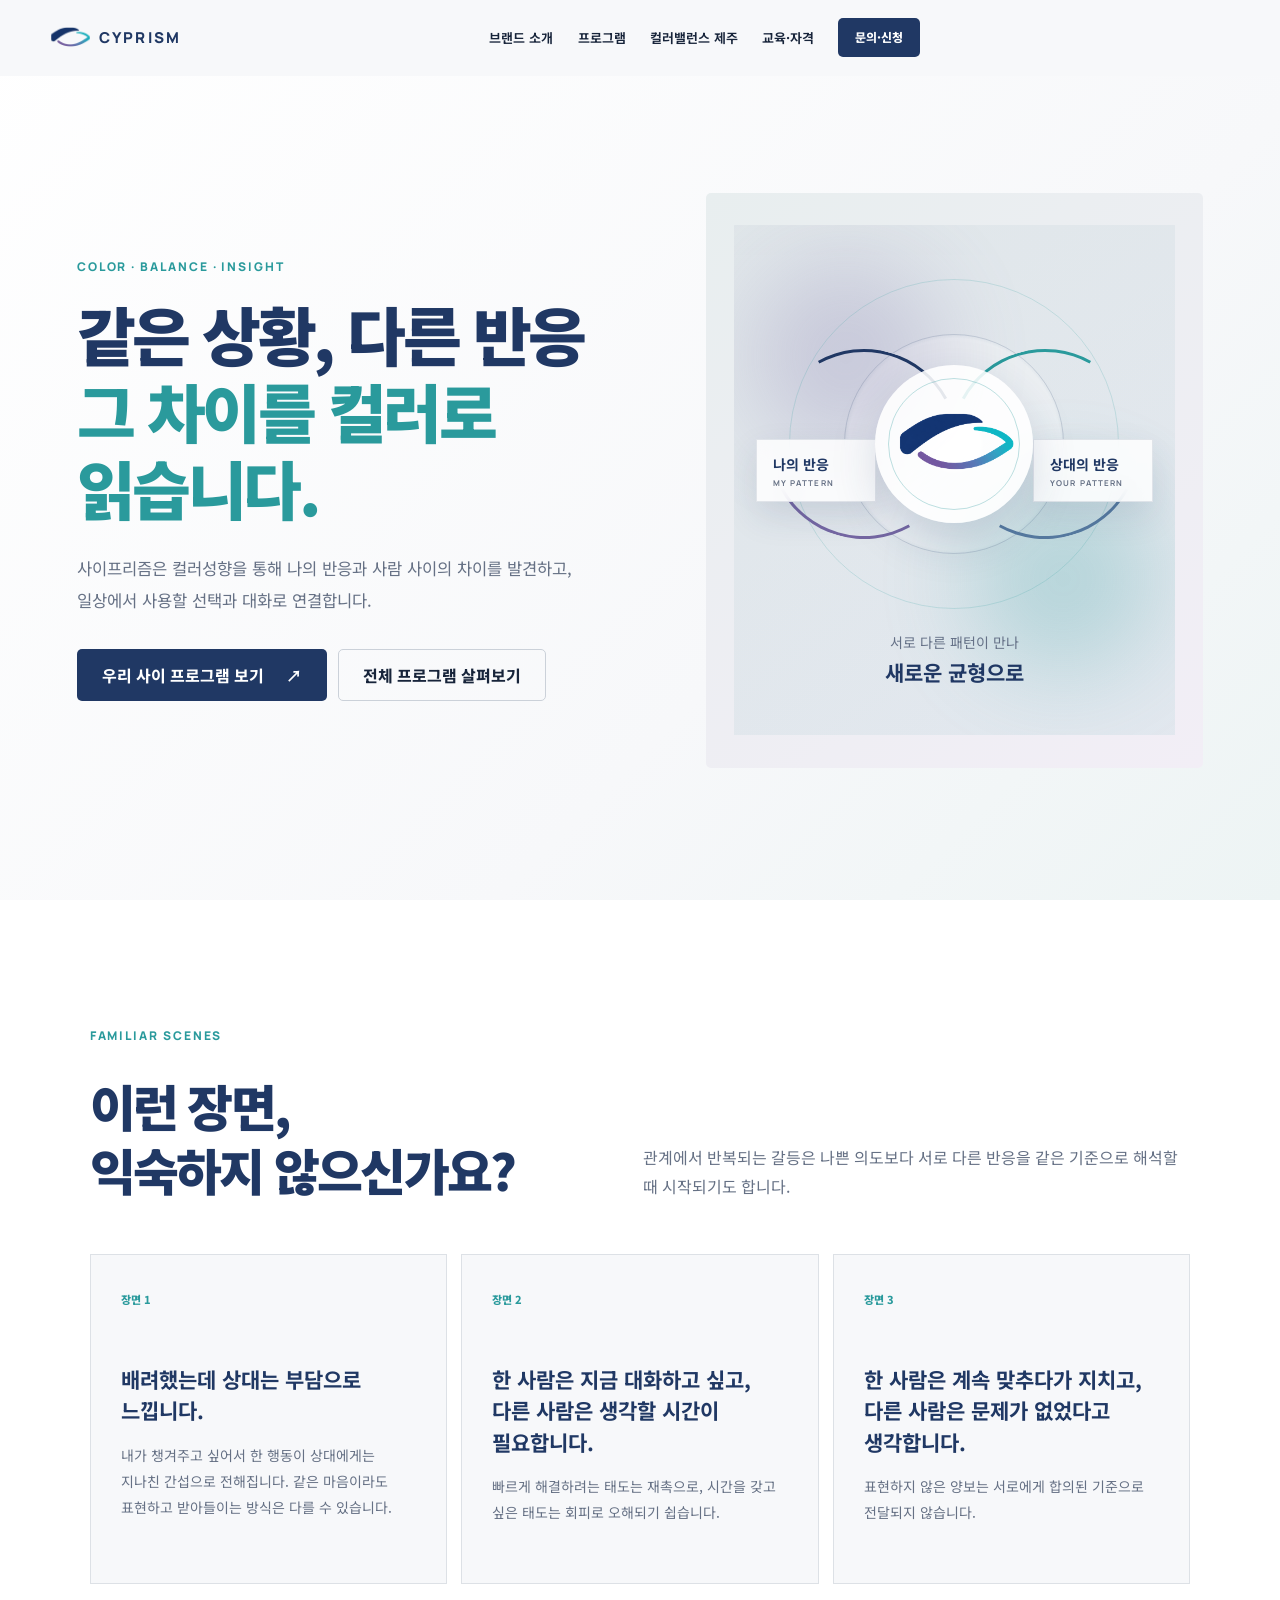
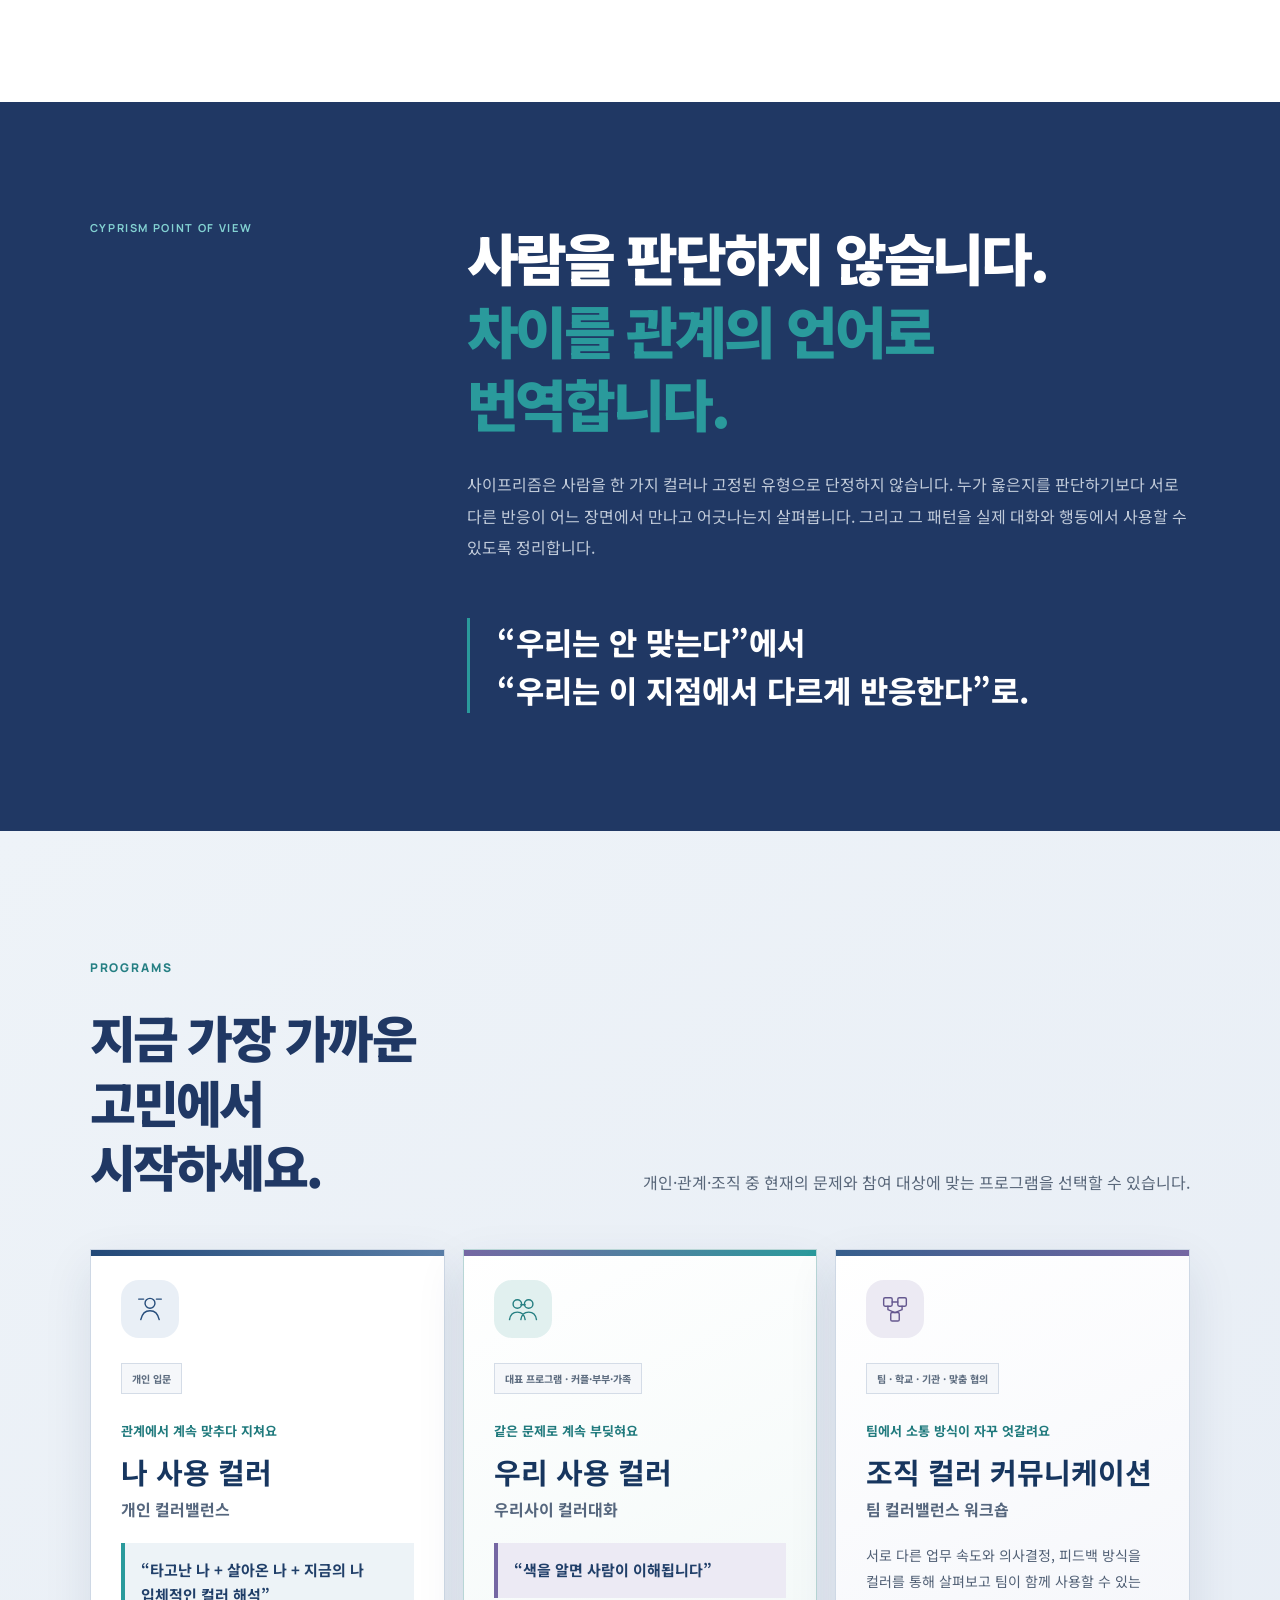
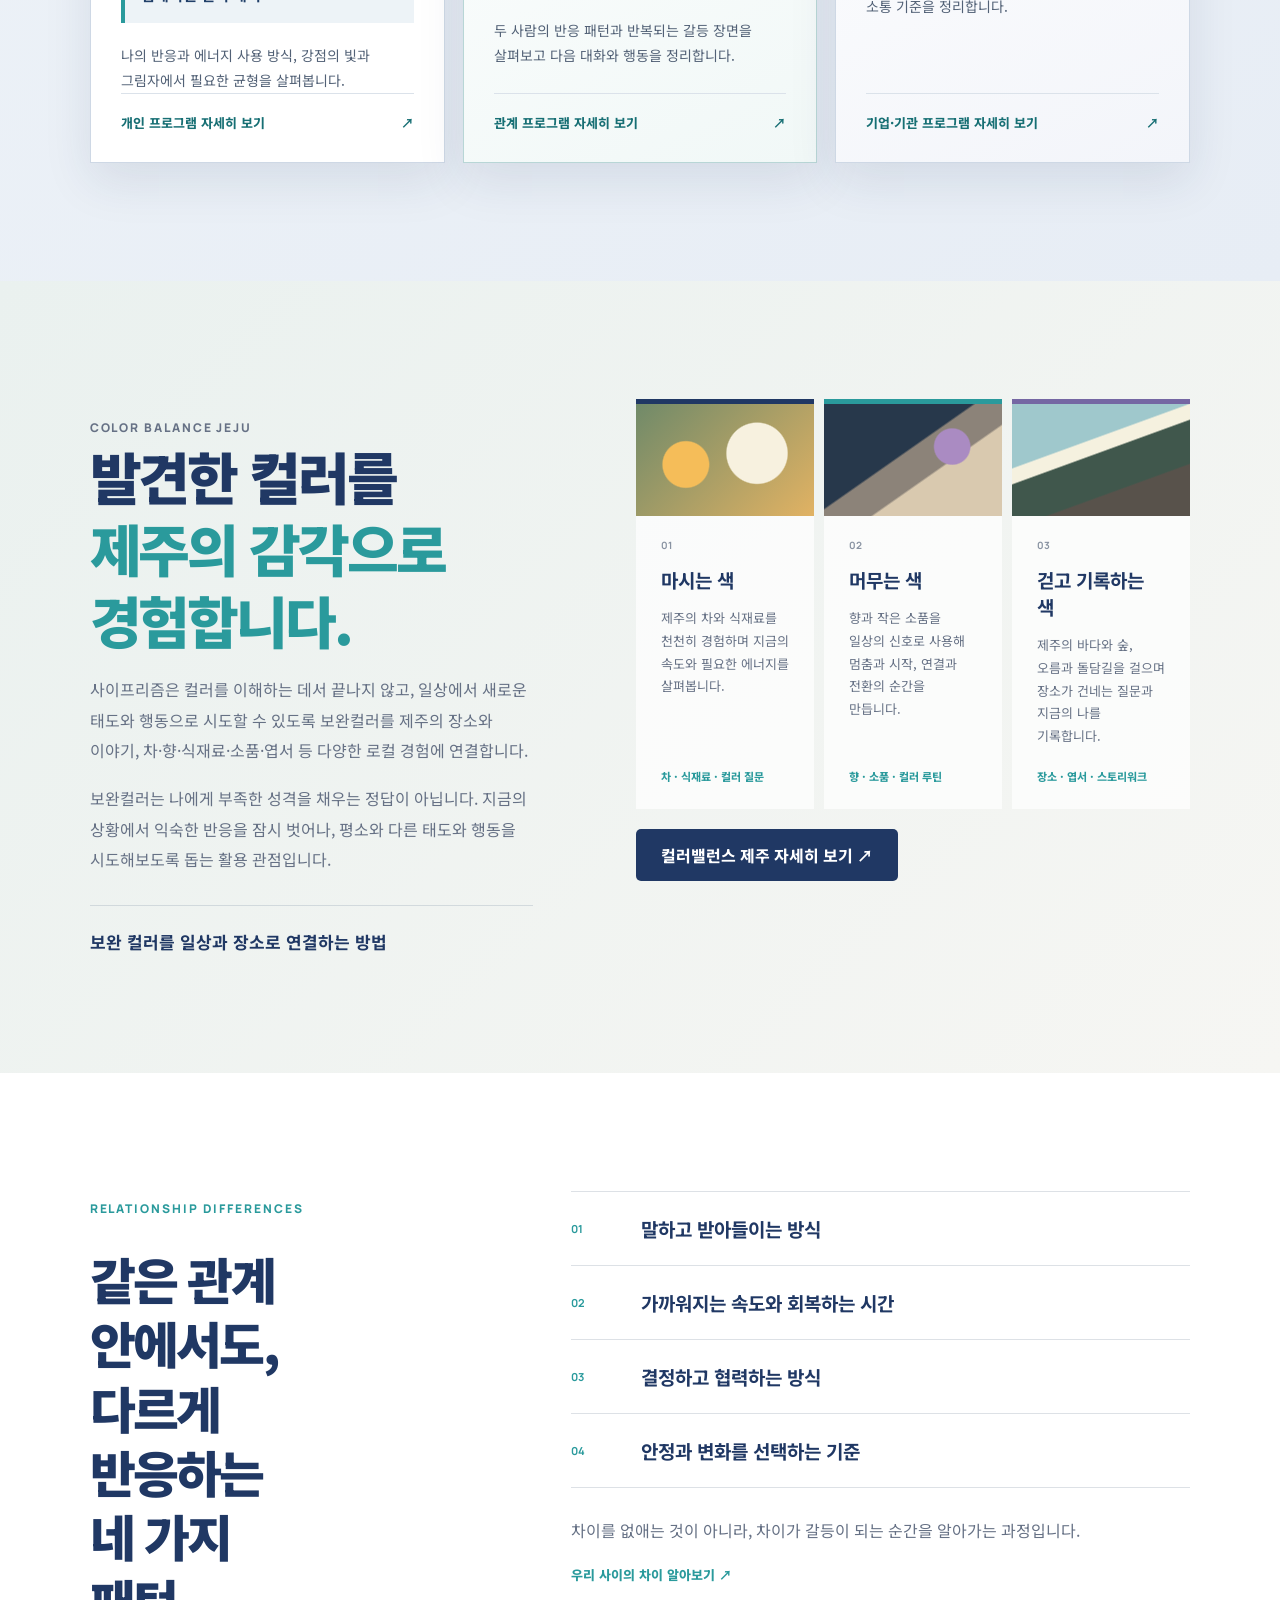
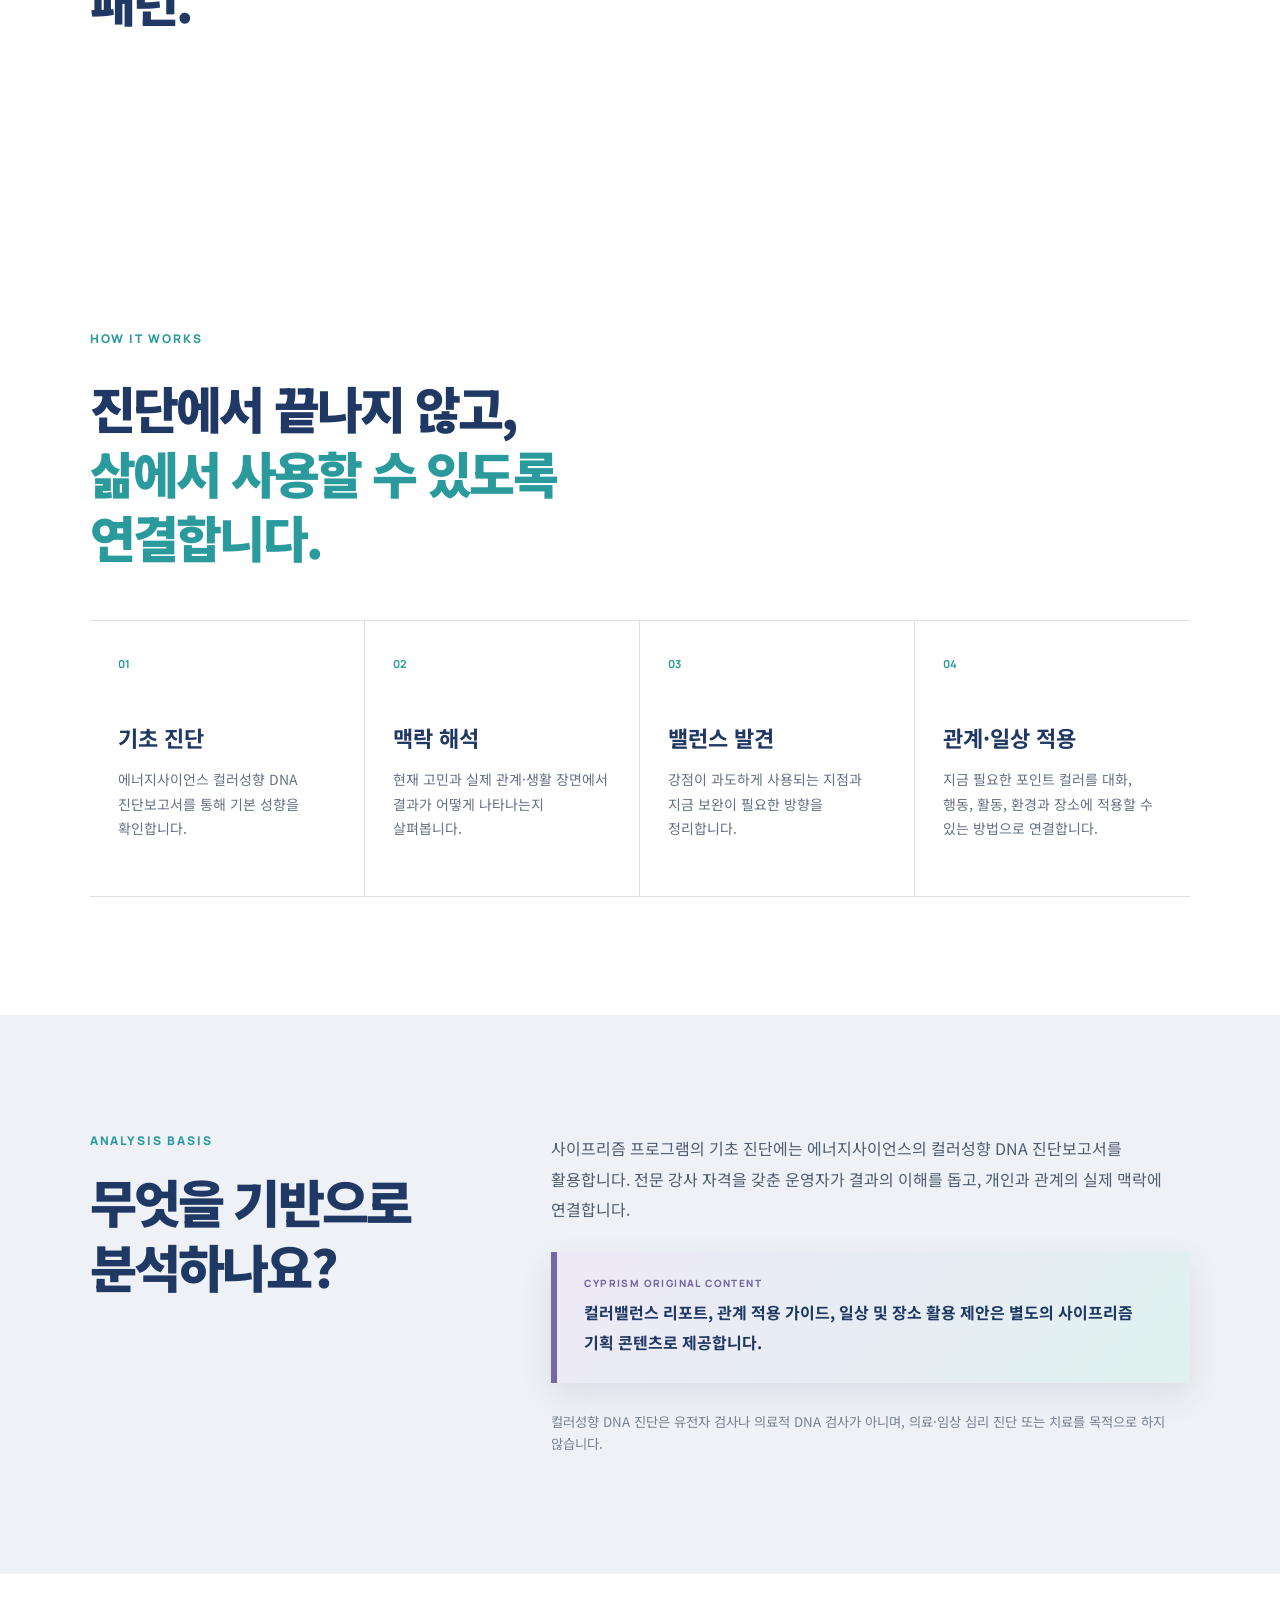
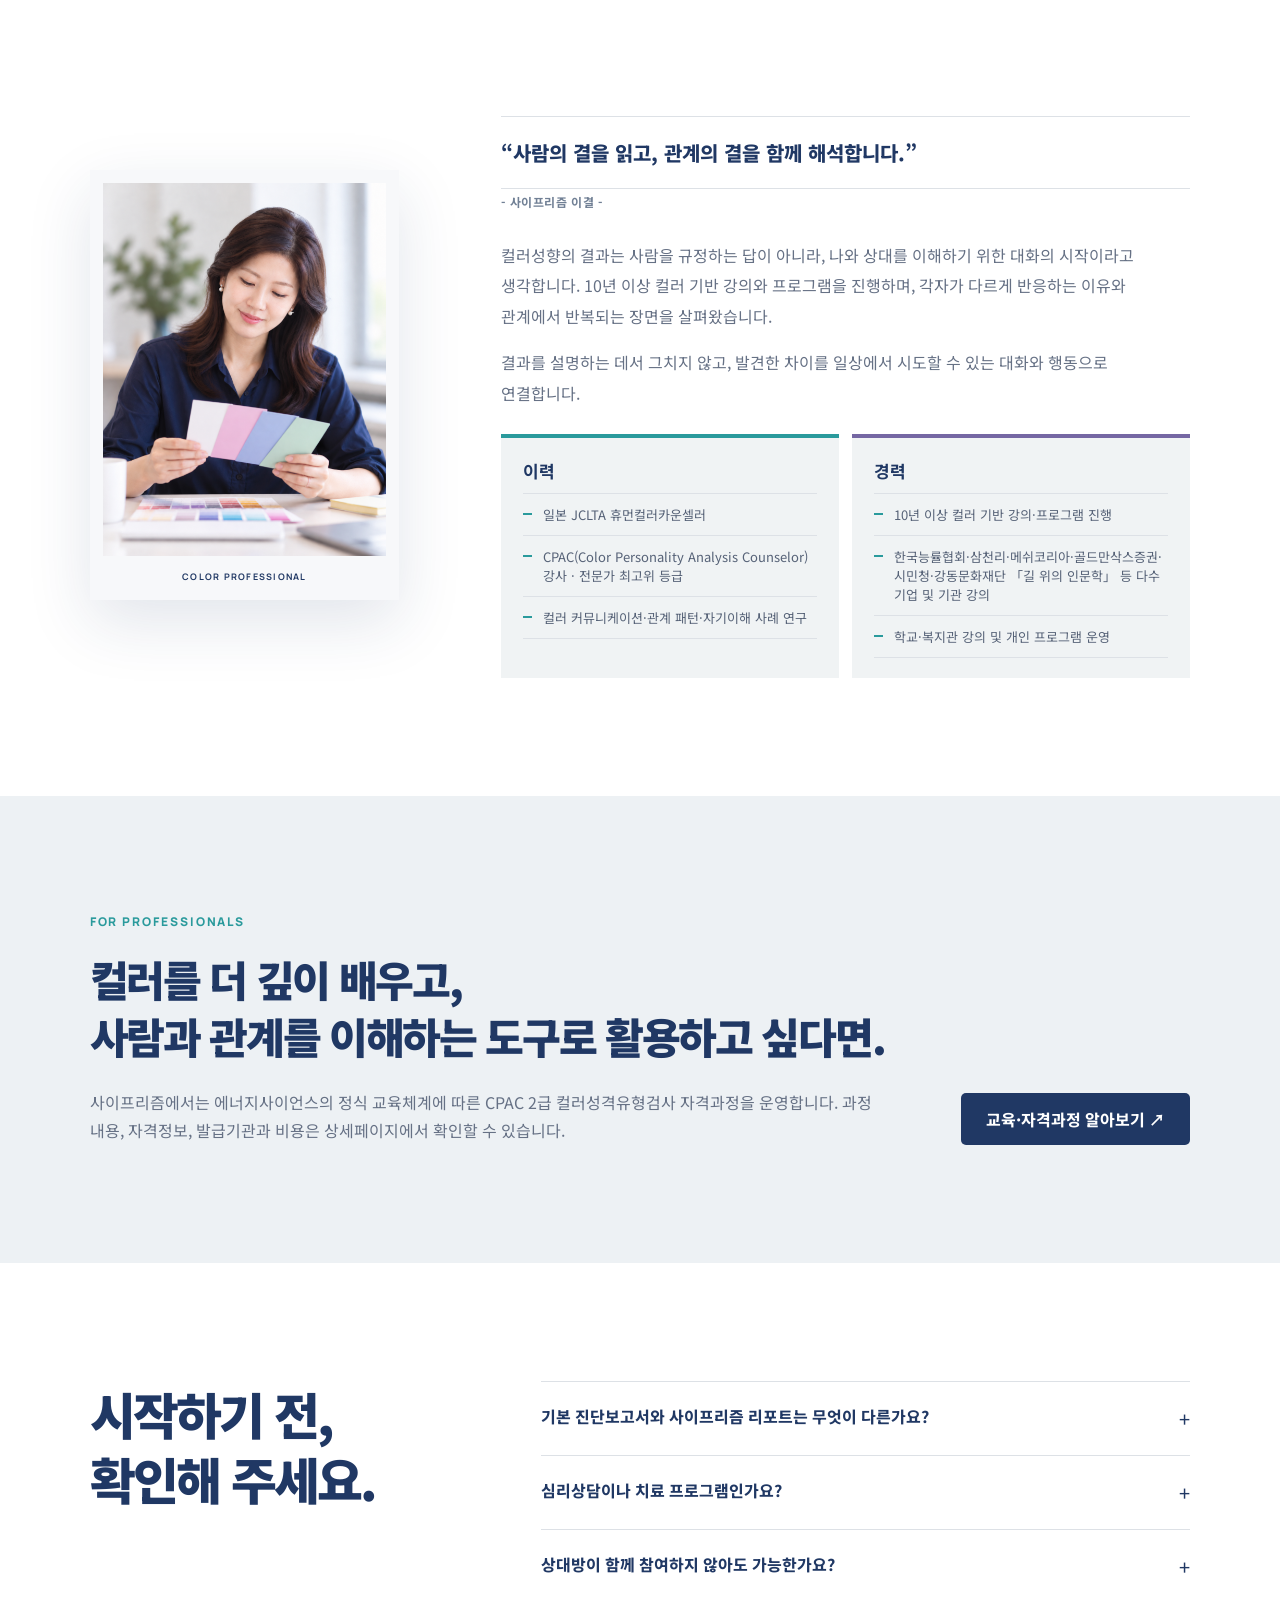
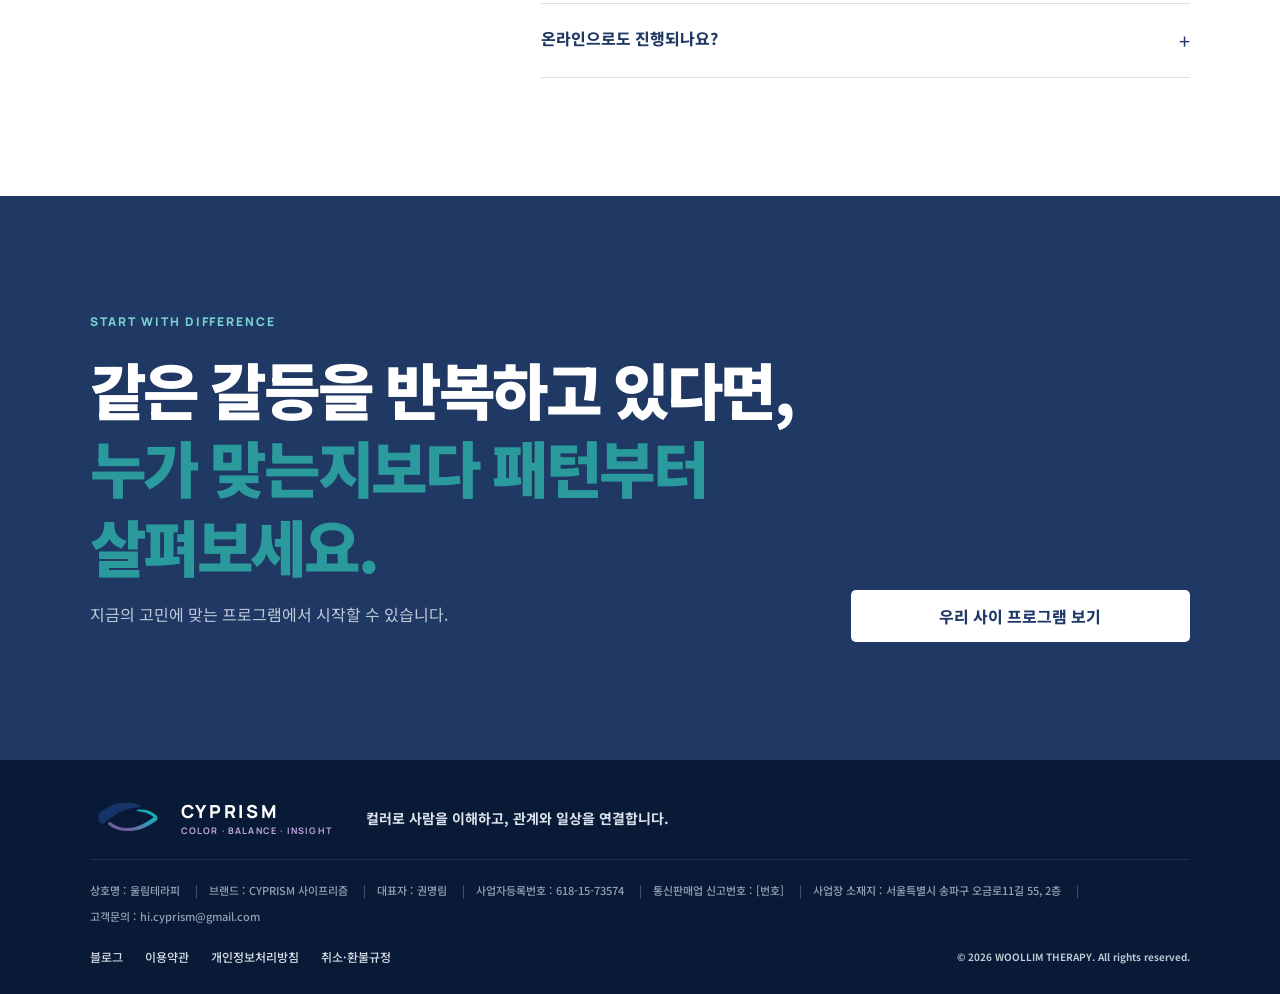
<file: index.html>
<!doctype html>
<html lang="ko">
<head>
  <link rel="icon" type="image/png" href="assets/cyprism-og-20260928.png?v=20260928">
  <link rel="shortcut icon" type="image/png" href="assets/cyprism-og-20260928.png?v=20260928">
  <link rel="apple-touch-icon" href="assets/cyprism-og-20260928.png?v=20260928">
  <meta charset="UTF-8"><meta name="viewport" content="width=device-width,initial-scale=1">
  <meta name="description" content="COLOR · BALANCE · INSIGHT. 사이프리즘은 컬러성향 진단 결과를 개인·관계·조직의 실제 장면과 연결하는 울림테라피의 컬러 커뮤니케이션 브랜드입니다.">
  <title>사이프리즘 | 컬러 결과를 삶에서 사용할 수 있는 언어로</title>
  <link rel="preconnect" href="https://fonts.googleapis.com"><link rel="preconnect" href="https://fonts.gstatic.com" crossorigin>
  <link href="https://fonts.googleapis.com/css2?family=Manrope:wght@500;600;700;800&family=Noto+Sans+KR:wght@400;500;600;700;800;900&display=swap" rel="stylesheet">
  <link rel="stylesheet" href="style.css"><script src="script.js" defer></script>
<meta property="og:type" content="website"><meta property="og:locale" content="ko_KR"><meta property="og:site_name" content="CYPRISM 사이프리즘"><meta property="og:title" content="사이프리즘 | 컬러 결과를 삶에서 사용할 수 있는 언어로"><meta property="og:description" content="사이프리즘은 컬러성향을 통해 나의 반응과 사람 사이의 차이를 발견하고, 일상에서 사용할 선택과 대화로 연결합니다."><meta property="og:url" content="https://cyprism.github.io/color-balance/"><meta property="og:image" content="https://cyprism.github.io/color-balance/assets/cyprism-og-20260928.png"><meta property="og:image:type" content="image/png"><meta property="og:image:width" content="1200"><meta property="og:image:height" content="675"><meta property="og:image:alt" content="인디고와 터콰이즈의 서로 다른 컬러 흐름이 만나 균형을 이루는 사이프리즘 브랜드 이미지"><meta name="twitter:card" content="summary_large_image"><meta name="twitter:title" content="사이프리즘 | 컬러 결과를 삶에서 사용할 수 있는 언어로"><meta name="twitter:description" content="컬러로 사람을 이해하고, 관계와 일상을 연결합니다."><meta name="twitter:image" content="https://cyprism.github.io/color-balance/assets/cyprism-og-20260928.png"></head>
<body>
  <a class="skip-link" href="#main">본문 바로가기</a>
  <header class="site-header">
    <a class="brand" href="index.html" aria-label="사이프리즘 홈, COLOR · BALANCE · INSIGHT"><span class="brand-symbol"><img src="assets/cyprism-logo.png" alt=""></span><span>CYPRISM</span><span class="sr-only">COLOR · BALANCE · INSIGHT</span></a>
    <button class="menu-button" type="button" aria-label="메뉴 열기" aria-expanded="false"><span></span><span></span></button>
    <nav class="site-nav" aria-label="주요 메뉴"><a href="index.html#about">브랜드 소개</a><a href="index.html#programs">프로그램</a><a href="jeju-balance.html">컬러밸런스 제주</a><a href="certification.html">교육·자격</a><button class="nav-inquiry-button" type="button" data-coming-soon>문의·신청</button></nav>
  </header>
  <main id="main">
    <section class="hero strategic-hero">
      <div class="hero-copy reveal"><p class="eyebrow">COLOR · BALANCE · INSIGHT</p><h1>같은 상황, 다른 반응<br><em>그 차이를 컬러로 읽습니다.</em></h1><p class="hero-description">사이프리즘은 컬러성향을 통해 나의 반응과 사람 사이의 차이를 발견하고, 일상에서 사용할 선택과 대화로 연결합니다.</p><div class="hero-actions"><a class="button button-primary" href="#" data-coming-soon="program">우리 사이 프로그램 보기 <span>↗</span></a><a class="button button-ghost" href="#programs">전체 프로그램 살펴보기</a></div></div>
      <div class="hero-system hero-balance-visual reveal" role="img" aria-label="나와 상대의 서로 다른 반응 패턴이 만나 새로운 균형으로 이어지는 움직임"><div class="balance-stage"><span class="balance-halo halo-one"></span><span class="balance-halo halo-two"></span><span class="balance-path path-one"></span><span class="balance-path path-two"></span><span class="reaction-node node-self"><b>나의 반응</b><small>MY PATTERN</small></span><span class="reaction-node node-other"><b>상대의 반응</b><small>YOUR PATTERN</small></span><span class="balance-center"><img src="assets/cyprism-symbol.png" alt=""><i></i></span><span class="balance-caption">서로 다른 패턴이 만나<br><strong>새로운 균형으로</strong></span></div></div>
    </section>

    <section class="scenes section" id="about"><div class="section-heading reveal"><p class="eyebrow">FAMILIAR SCENES</p><h2>이런 장면,<br>익숙하지 않으신가요?</h2><p>관계에서 반복되는 갈등은 나쁜 의도보다 서로 다른 반응을 같은 기준으로 해석할 때 시작되기도 합니다.</p></div><div class="scene-cards"><article class="reveal"><span>장면 1</span><h3>배려했는데 상대는 부담으로 느낍니다.</h3><p>내가 챙겨주고 싶어서 한 행동이 상대에게는 지나친 간섭으로 전해집니다. 같은 마음이라도 표현하고 받아들이는 방식은 다를 수 있습니다.</p></article><article class="reveal"><span>장면 2</span><h3>한 사람은 지금 대화하고 싶고, 다른 사람은 생각할 시간이 필요합니다.</h3><p>빠르게 해결하려는 태도는 재촉으로, 시간을 갖고 싶은 태도는 회피로 오해되기 쉽습니다.</p></article><article class="reveal"><span>장면 3</span><h3>한 사람은 계속 맞추다가 지치고, 다른 사람은 문제가 없었다고 생각합니다.</h3><p>표현하지 않은 양보는 서로에게 합의된 기준으로 전달되지 않습니다.</p></article></div></section>

    <section class="manifesto section"><div class="manifesto-label reveal">CYPRISM POINT OF VIEW</div><div class="manifesto-copy reveal"><h2>사람을 판단하지 않습니다.<br><em>차이를 관계의 언어로 번역합니다.</em></h2><p>사이프리즘은 사람을 한 가지 컬러나 고정된 유형으로 단정하지 않습니다. 누가 옳은지를 판단하기보다 서로 다른 반응이 어느 장면에서 만나고 어긋나는지 살펴봅니다. 그리고 그 패턴을 실제 대화와 행동에서 사용할 수 있도록 정리합니다.</p><blockquote>“우리는 안 맞는다”에서<br>“우리는 이 지점에서 다르게 반응한다”로.</blockquote></div></section>

    <section class="programs section" id="programs"><div class="section-heading light reveal"><p class="eyebrow">PROGRAMS</p><h2>지금 가장 가까운 고민에서<br>시작하세요.</h2><p>개인·관계·조직 중 현재의 문제와 참여 대상에 맞는 프로그램을 선택할 수 있습니다.</p></div><div class="program-grid strategic-programs">
      <article class="program-card reveal"><span class="program-icon" aria-hidden="true"><svg viewBox="0 0 48 48"><circle cx="24" cy="16" r="7"></circle><path d="M11 39c1.8-8.4 6.2-12.6 13-12.6S35.2 30.6 37 39"></path><path d="M8 10h7M33 10h7"></path></svg></span><span class="tag">개인 입문</span><p class="problem">관계에서 계속 맞추다 지쳐요</p><h3>나 사용 컬러</h3><h4>개인 컬러밸런스</h4><strong class="program-hook">“타고난 나 + 살아온 나 + 지금의 나<br>입체적인 컬러 해석”</strong><p>나의 반응과 에너지 사용 방식, 강점의 빛과 그림자에서 필요한 균형을 살펴봅니다.</p><a class="program-coming-soon" href="#" data-coming-soon="program">개인 프로그램 자세히 보기 <span>↗</span></a></article>
      <article class="program-card relation featured reveal"><span class="program-icon" aria-hidden="true"><svg viewBox="0 0 48 48"><circle cx="16" cy="17" r="6"></circle><circle cx="32" cy="17" r="6"></circle><path d="M5 39c1-7 4.7-10.6 11-10.6S26 32 27 39M21 39c1-7 4.7-10.6 11-10.6S42 32 43 39"></path><path d="M21 18h6"></path></svg></span><span class="tag">대표 프로그램 · 커플·부부·가족</span><p class="problem">같은 문제로 계속 부딪혀요</p><h3>우리 사용 컬러</h3><h4>우리사이 컬러대화</h4><strong class="program-hook">“색을 알면 사람이 이해됩니다”</strong><p>두 사람의 반응 패턴과 반복되는 갈등 장면을 살펴보고 다음 대화와 행동을 정리합니다.</p><a class="program-coming-soon" href="#" data-coming-soon="program">관계 프로그램 자세히 보기 <span>↗</span></a></article>
      <article class="program-card compact reveal"><span class="program-icon" aria-hidden="true"><svg viewBox="0 0 48 48"><rect x="8" y="8" width="12" height="12" rx="2"></rect><rect x="28" y="8" width="12" height="12" rx="2"></rect><rect x="18" y="29" width="12" height="12" rx="2"></rect><path d="M20 14h8M14 20v5l10 4M34 20v5L24 29"></path></svg></span><span class="tag">팀 · 학교 · 기관 · 맞춤 협의</span><p class="problem">팀에서 소통 방식이 자꾸 엇갈려요</p><h3>조직 컬러 커뮤니케이션</h3><h4>팀 컬러밸런스 워크숍</h4><p>서로 다른 업무 속도와 의사결정, 피드백 방식을 컬러를 통해 살펴보고 팀이 함께 사용할 수 있는 소통 기준을 정리합니다.</p><a class="program-coming-soon" href="#" data-coming-soon="program">기업·기관 프로그램 자세히 보기 <span>↗</span></a></article>
    </div></section>

    <section class="jeju-preview section" id="jeju-balance"><div class="jeju-intro reveal"><p class="eyebrow">COLOR BALANCE JEJU</p><h2>발견한 컬러를<br><em>제주의 감각으로 경험합니다.</em></h2><p>사이프리즘은 컬러를 이해하는 데서 끝나지 않고, 일상에서 새로운 태도와 행동으로 시도할 수 있도록 보완컬러를 제주의 장소와 이야기, 차·향·식재료·소품·엽서 등 다양한 로컬 경험에 연결합니다.</p><p>보완컬러는 나에게 부족한 성격을 채우는 정답이 아닙니다. 지금의 상황에서 익숙한 반응을 잠시 벗어나, 평소와 다른 태도와 행동을 시도해보도록 돕는 활용 관점입니다.</p><h3 class="jeju-method-heading">보완 컬러를 일상과 장소로 연결하는 방법</h3></div><div class="jeju-experiences"><div class="jeju-cards"><article class="reveal"><div class="jeju-card-visual drink" role="img" aria-label="제주의 차와 감귤을 떠올리게 하는 컬러 이미지"></div><span>01</span><h3>마시는 색</h3><p>제주의 차와 식재료를 천천히 경험하며 지금의 속도와 필요한 에너지를 살펴봅니다.</p><small>차 · 식재료 · 컬러 질문</small></article><article class="reveal"><div class="jeju-card-visual stay" role="img" aria-label="향 카드와 현무암 질감을 떠올리게 하는 컬러 이미지"></div><span>02</span><h3>머무는 색</h3><p>향과 작은 소품을 일상의 신호로 사용해 멈춤과 시작, 연결과 전환의 순간을 만듭니다.</p><small>향 · 소품 · 컬러 루틴</small></article><article class="reveal"><div class="jeju-card-visual walk" role="img" aria-label="제주 돌담길과 기록 엽서를 떠올리게 하는 컬러 이미지"></div><span>03</span><h3>걷고 기록하는 색</h3><p>제주의 바다와 숲, 오름과 돌담길을 걸으며 장소가 건네는 질문과 지금의 나를 기록합니다.</p><small>장소 · 엽서 · 스토리워크</small></article></div><div class="jeju-actions reveal"><a class="button button-primary" href="jeju-balance.html">컬러밸런스 제주 자세히 보기 ↗</a></div></div></section>

    <section class="differences section"><div class="section-heading reveal"><p class="eyebrow">RELATIONSHIP DIFFERENCES</p><h2>같은 관계 안에서도,<br>다르게 반응하는 네 가지 패턴.</h2></div><div class="difference-rows"><article class="reveal"><b>01</b><h3>말하고 받아들이는 방식</h3></article><article class="reveal"><b>02</b><h3>가까워지는 속도와 회복하는 시간</h3></article><article class="reveal"><b>03</b><h3>결정하고 협력하는 방식</h3></article><article class="reveal"><b>04</b><h3>안정과 변화를 선택하는 기준</h3></article><p>차이를 없애는 것이 아니라, 차이가 갈등이 되는 순간을 알아가는 과정입니다.</p><a href="relationship.html">우리 사이의 차이 알아보기 ↗</a></div></section>

    <section class="process section" id="process"><div class="section-heading reveal"><p class="eyebrow">HOW IT WORKS</p><h2>진단에서 끝나지 않고,<br><em>삶에서 사용할 수 있도록 연결합니다.</em></h2></div><ol class="process-steps"><li class="reveal"><span>01</span><h3>기초 진단</h3><p>에너지사이언스 컬러성향 DNA 진단보고서를 통해 기본 성향을 확인합니다.</p></li><li class="reveal"><span>02</span><h3>맥락 해석</h3><p>현재 고민과 실제 관계·생활 장면에서 결과가 어떻게 나타나는지 살펴봅니다.</p></li><li class="reveal"><span>03</span><h3>밸런스 발견</h3><p>강점이 과도하게 사용되는 지점과 지금 보완이 필요한 방향을 정리합니다.</p></li><li class="reveal"><span>04</span><h3>관계·일상 적용</h3><p>지금 필요한 포인트 컬러를 대화, 행동, 활동, 환경과 장소에 적용할 수 있는 방법으로 연결합니다.</p></li></ol></section>

    <section class="analysis-basis section"><div class="basis-label reveal"><p class="eyebrow">ANALYSIS BASIS</p><h2>무엇을 기반으로<br>분석하나요?</h2></div><div class="basis-copy reveal"><p>사이프리즘 프로그램의 기초 진단에는 에너지사이언스의 컬러성향 DNA 진단보고서를 활용합니다. 전문 강사 자격을 갖춘 운영자가 결과의 이해를 돕고, 개인과 관계의 실제 맥락에 연결합니다.</p><p class="cyprism-content-note"><strong>CYPRISM ORIGINAL CONTENT</strong>컬러밸런스 리포트, 관계 적용 가이드, 일상 및 장소 활용 제안은 별도의 사이프리즘 기획 콘텐츠로 제공합니다.</p><small>컬러성향 DNA 진단은 유전자 검사나 의료적 DNA 검사가 아니며, 의료·임상 심리 진단 또는 치료를 목적으로 하지 않습니다.</small></div></section>

    <section class="expert section" id="expert"><div class="expert-portrait reveal"><img src="assets/instructor-eungyeol.png" alt="컬러칩을 살펴보는 컬러 전문가"><span>COLOR PROFESSIONAL</span></div><div class="expert-copy reveal"><blockquote>“사람의 결을 읽고, 관계의 결을 함께 해석합니다.”</blockquote><small class="expert-signature">- 사이프리즘 이결 -</small><p>컬러성향의 결과는 사람을 규정하는 답이 아니라, 나와 상대를 이해하기 위한 대화의 시작이라고 생각합니다. 10년 이상 컬러 기반 강의와 프로그램을 진행하며, 각자가 다르게 반응하는 이유와 관계에서 반복되는 장면을 살펴왔습니다.</p><p>결과를 설명하는 데서 그치지 않고, 발견한 차이를 일상에서 시도할 수 있는 대화와 행동으로 연결합니다.</p><div class="expert-records"><section><h3>이력</h3><ul><li>일본 JCLTA 휴먼컬러카운셀러</li><li>CPAC(Color Personality Analysis Counselor) 강사 · 전문가 최고위 등급</li><li>컬러 커뮤니케이션·관계 패턴·자기이해 사례 연구</li></ul></section><section><h3>경력</h3><ul><li>10년 이상 컬러 기반 강의·프로그램 진행</li><li>한국능률협회·삼천리·메쉬코리아·골드만삭스증권·시민청·강동문화재단 「길 위의 인문학」 등 다수 기업 및 기관 강의</li><li>학교·복지관 강의 및 개인 프로그램 운영</li></ul></section></div></div></section>

    <section class="pro-banner section"><div class="reveal"><p class="eyebrow">FOR PROFESSIONALS</p><h2>컬러를 더 깊이 배우고,<br>사람과 관계를 이해하는 도구로 활용하고 싶다면.</h2><p>사이프리즘에서는 에너지사이언스의 정식 교육체계에 따른 CPAC 2급 컬러성격유형검사 자격과정을 운영합니다. 과정 내용, 자격정보, 발급기관과 비용은 상세페이지에서 확인할 수 있습니다.</p></div><a class="button button-primary reveal" href="certification.html">교육·자격과정 알아보기 ↗</a></section>

    <section class="faq section"><div class="section-heading reveal"><h2>시작하기 전,<br>확인해 주세요.</h2></div><div class="accordion reveal">
      <details><summary>기본 진단보고서와 사이프리즘 리포트는 무엇이 다른가요?<span>+</span></summary><p>기본 진단보고서는 에너지사이언스의 결과물이며, 사이프리즘 리포트는 실제 고민의 맥락과 밸런스, 일상 적용을 별도로 정리한 독자 콘텐츠입니다.</p></details>
      <details><summary>심리상담이나 치료 프로그램인가요?<span>+</span></summary><p>아닙니다. 의료·임상 심리 진단이나 치료가 아닌 자기이해와 컬러 커뮤니케이션 프로그램입니다.</p></details>
      <details><summary>상대방이 함께 참여하지 않아도 가능한가요?<span>+</span></summary><p>개인 프로그램으로 자신의 반응과 관계 패턴부터 살펴볼 수 있습니다. 두 사람의 결과 비교는 각각의 사전 동의가 필요합니다.</p></details>
      <details><summary>온라인으로도 진행되나요?<span>+</span></summary><p>제주 기반 · 온오프라인 진행이며, 진행 가능 방식은 선택한 프로그램과 일정에 따라 개별 안내합니다.</p></details>
    </div></section>

    <section class="closing section"><div class="reveal"><p class="eyebrow">START WITH DIFFERENCE</p><h2>같은 갈등을 반복하고 있다면,<br><em>누가 맞는지보다 패턴부터 살펴보세요.</em></h2><p>지금의 고민에 맞는 프로그램에서 시작할 수 있습니다.</p></div><div class="closing-actions reveal"><a class="button button-white" href="#" data-coming-soon="program">우리 사이 프로그램 보기</a></div></section>
  </main>
<footer class="site-footer unified-footer"><section class="footer-brand-block" aria-label="사이프리즘 브랜드"><a class="footer-brand-home" href="index.html" aria-label="사이프리즘 홈"><span class="footer-logo-crop"><img src="assets/cyprism-logo.png" alt=""></span><span><b>CYPRISM</b><small>COLOR · BALANCE · INSIGHT</small></span></a><p class="footer-brand-message">컬러로 사람을 이해하고, 관계와 일상을 연결합니다.</p></section><section class="footer-info" aria-label="사업자정보"><h2>사업자정보</h2><dl><div><dt>상호명</dt><dd>울림테라피</dd></div><div><dt>브랜드</dt><dd>CYPRISM 사이프리즘</dd></div><div><dt>대표자</dt><dd>권명림</dd></div><div><dt>사업자등록번호</dt><dd>618-15-73574</dd></div><div><dt>통신판매업 신고번호</dt><dd>[번호]</dd></div><div class="footer-address"><dt>사업장 소재지</dt><dd>서울특별시 송파구 오금로11길 55, 2층</dd></div><div><dt>고객문의</dt><dd>hi.cyprism@gmail.com</dd></div></dl></section><nav class="footer-links" aria-label="푸터 링크"><span class="footer-link-item">블로그</span><a href="terms.html">이용약관</a><a href="privacy.html">개인정보처리방침</a><a href="refund.html">취소·환불규정</a></nav><small class="footer-legal"><b>© 2026 WOOLLIM THERAPY. All rights reserved.</b></small></footer>
</body></html>
</file>
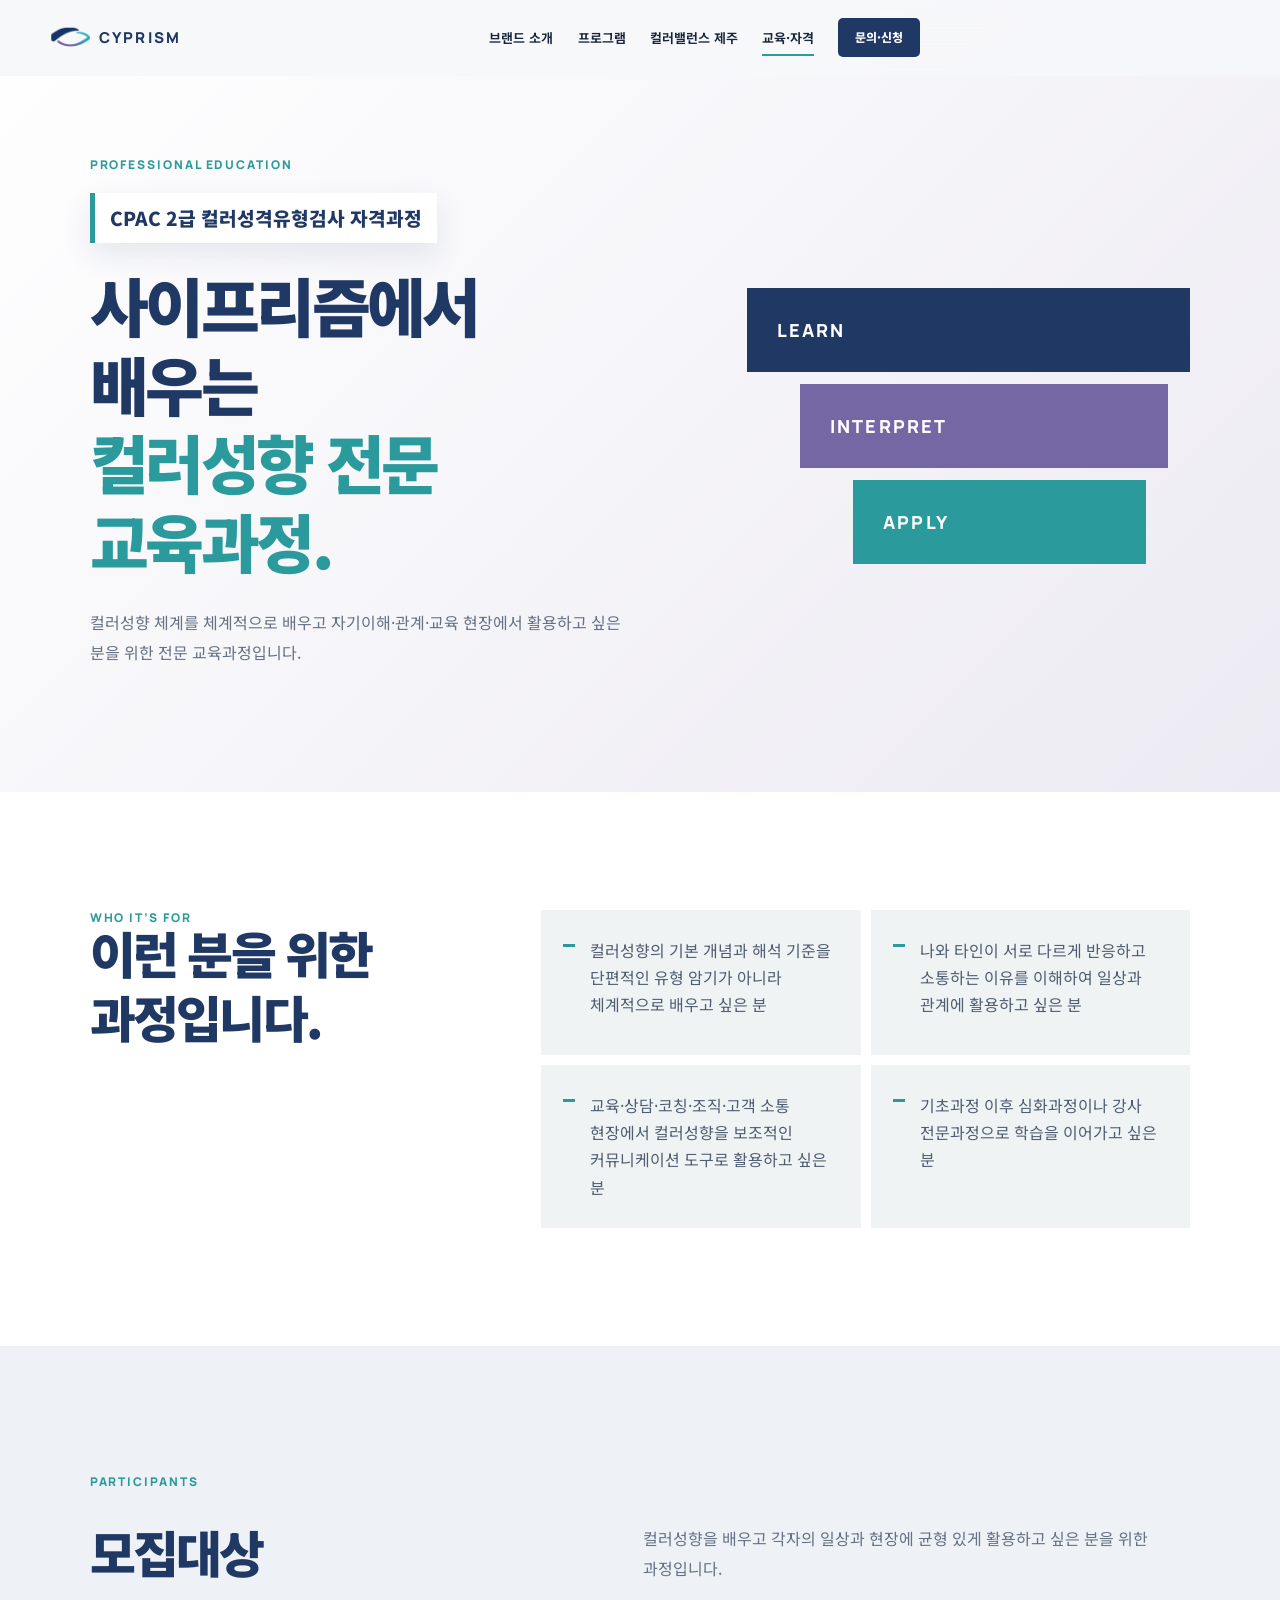
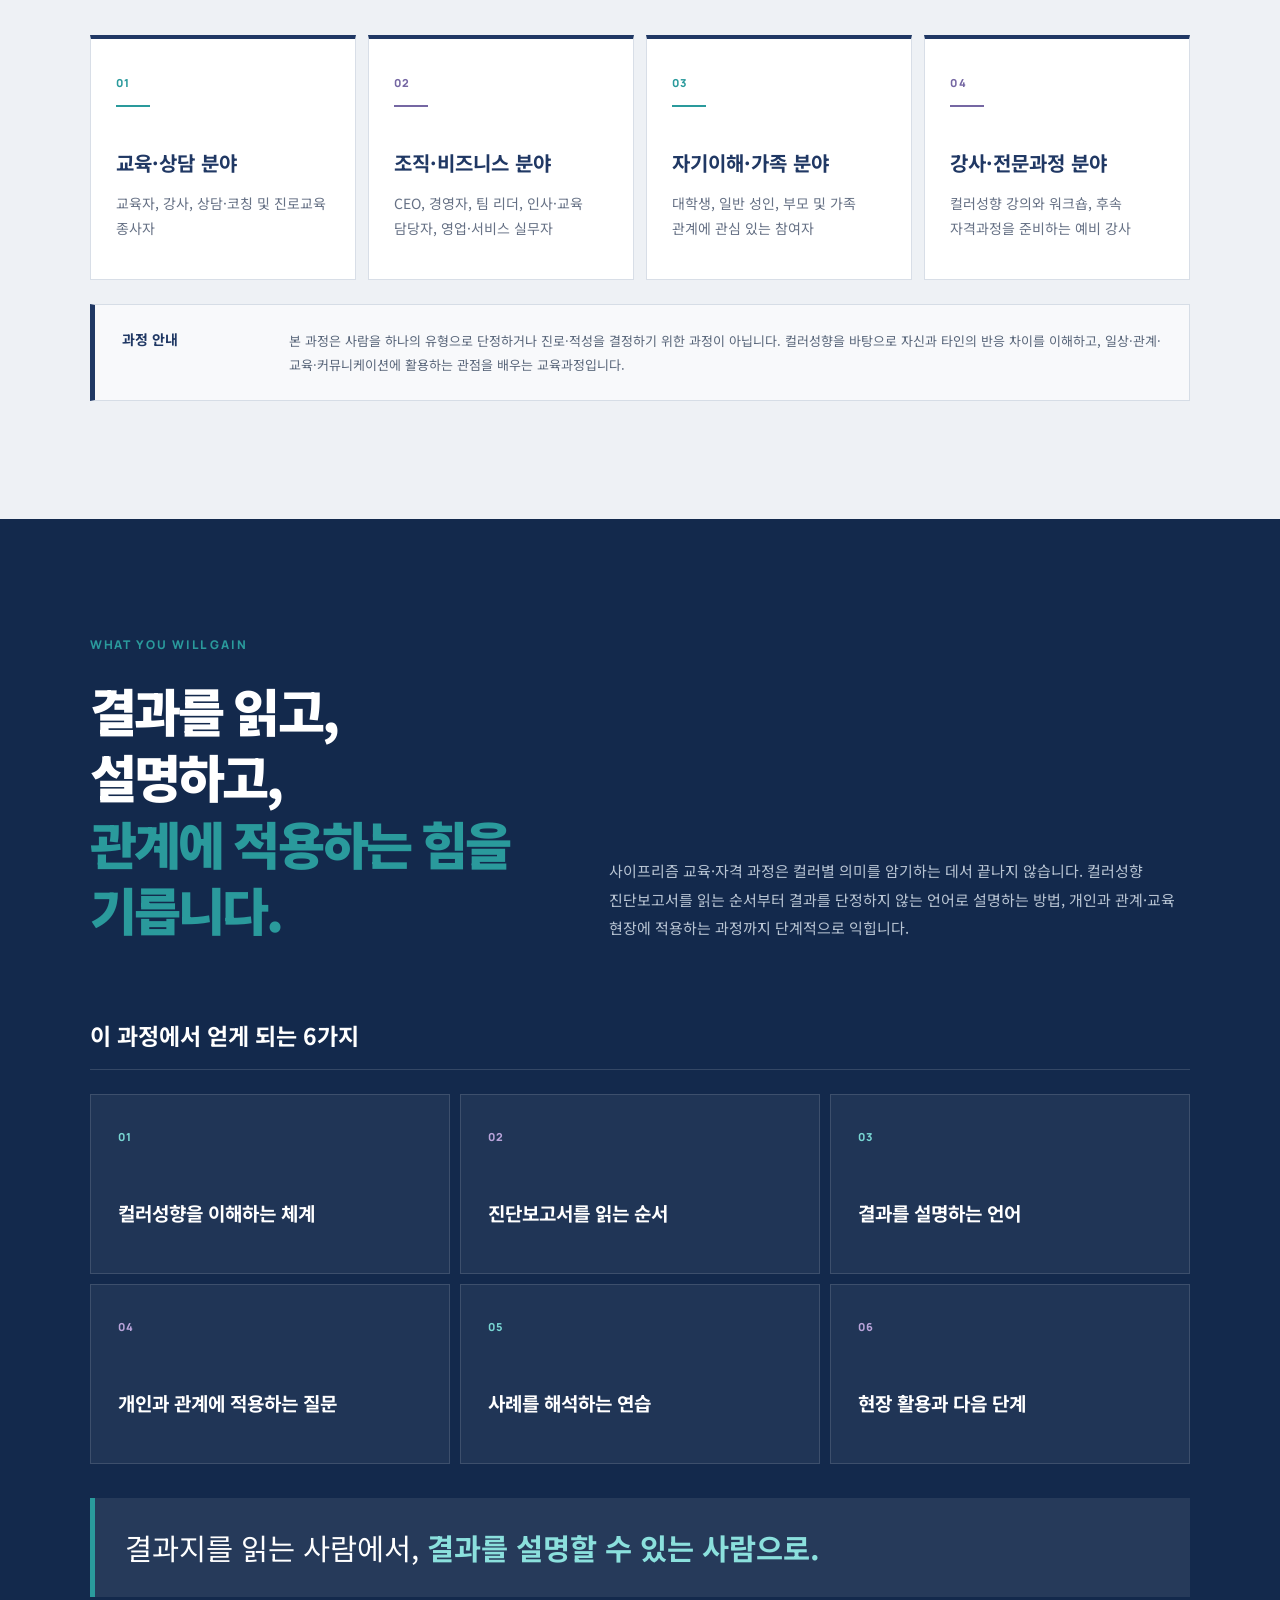
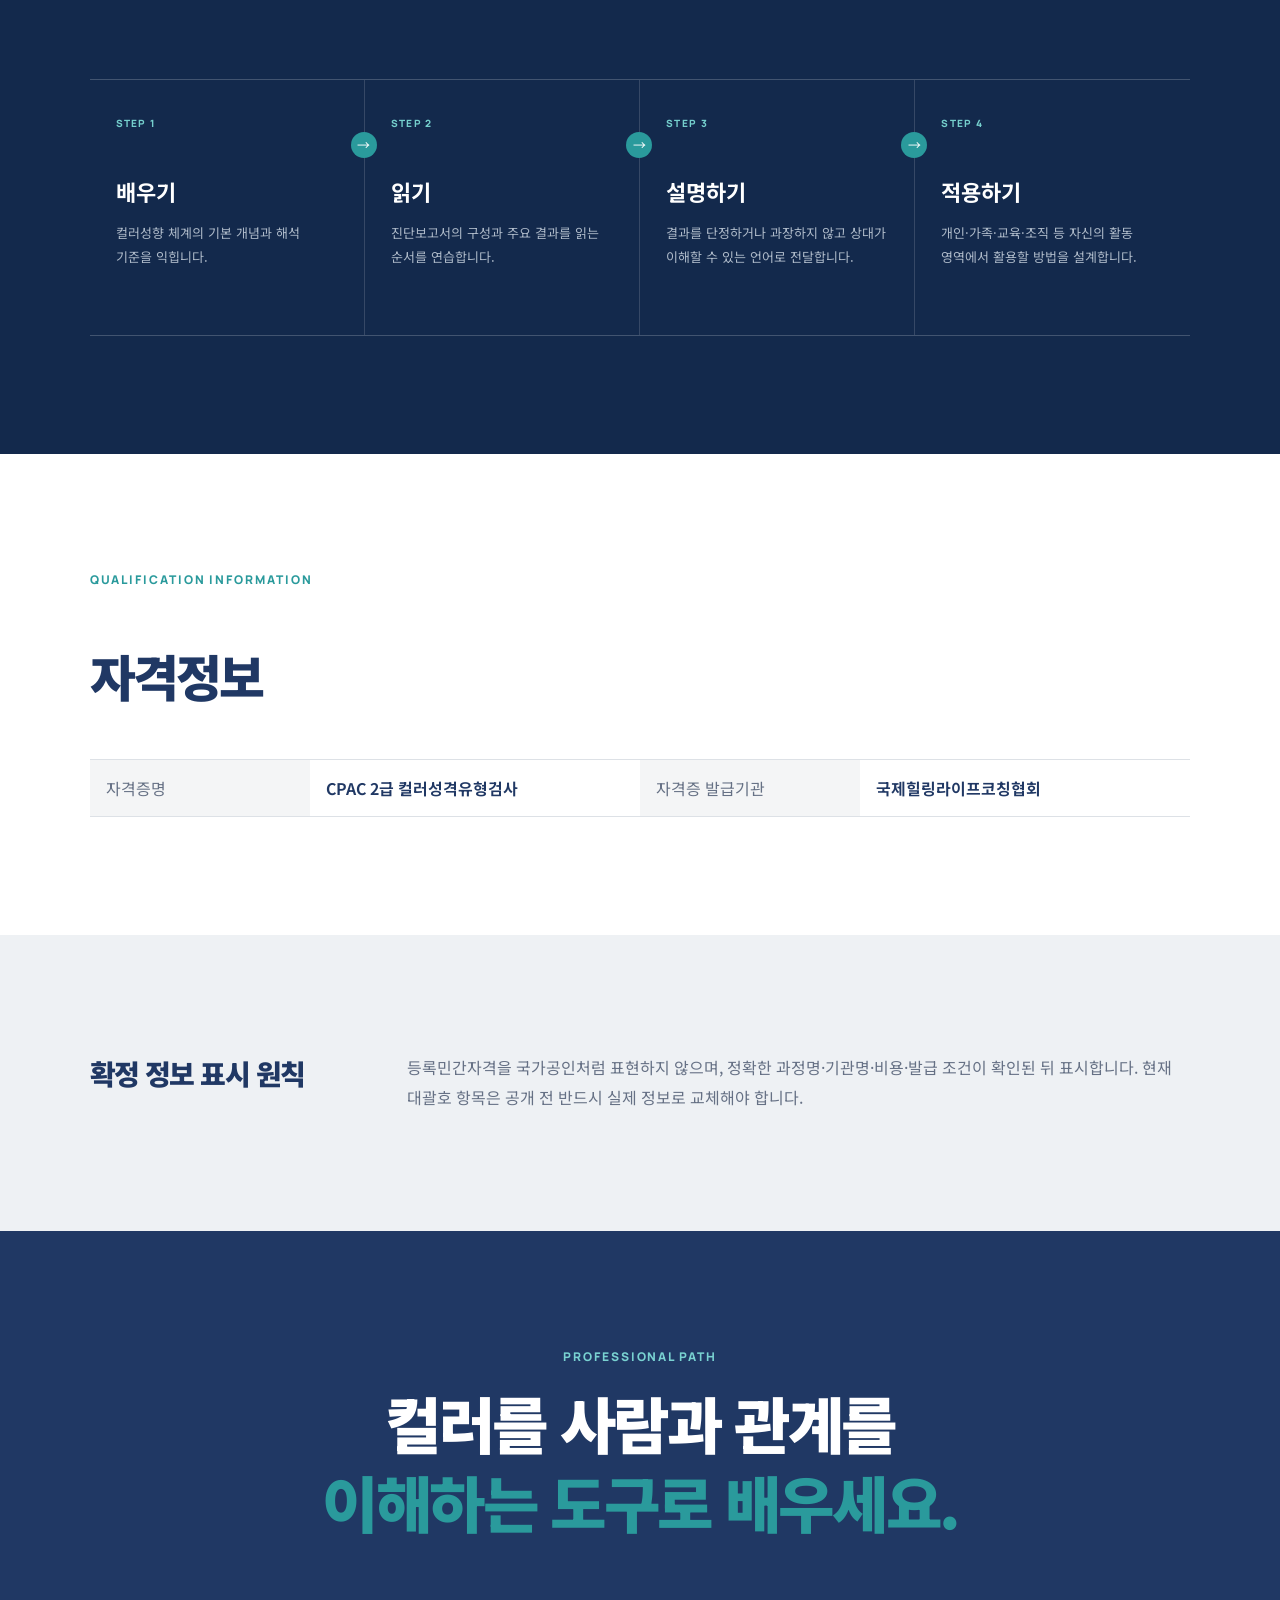
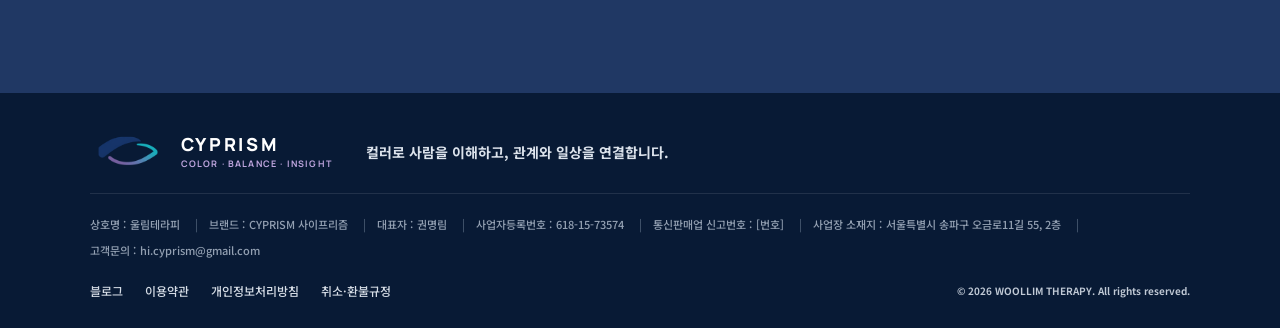
<file: certification.html>
<!doctype html><html lang="ko"><head>
  <link rel="icon" type="image/png" href="assets/cyprism-og-20260928.png?v=20260928">
  <link rel="shortcut icon" type="image/png" href="assets/cyprism-og-20260928.png?v=20260928">
  <link rel="apple-touch-icon" href="assets/cyprism-og-20260928.png?v=20260928"><meta charset="UTF-8"><meta name="viewport" content="width=device-width,initial-scale=1"><meta name="description" content="COLOR · BALANCE · INSIGHT. 사이프리즘에서 배우는 컬러성향 전문 교육과정"><title>교육·자격과정 | 사이프리즘</title><link rel="preconnect" href="https://fonts.googleapis.com"><link rel="preconnect" href="https://fonts.gstatic.com" crossorigin><link href="https://fonts.googleapis.com/css2?family=Manrope:wght@500;600;700;800&family=Noto+Sans+KR:wght@400;500;600;700;800;900&display=swap" rel="stylesheet"><link rel="stylesheet" href="style.css"><script src="script.js" defer></script><meta property="og:type" content="website"><meta property="og:locale" content="ko_KR"><meta property="og:site_name" content="CYPRISM 사이프리즘"><meta property="og:title" content="교육·자격과정 | 사이프리즘"><meta property="og:description" content="사이프리즘은 컬러성향을 통해 나의 반응과 사람 사이의 차이를 발견하고, 일상에서 사용할 선택과 대화로 연결합니다."><meta property="og:url" content="https://cyprism.github.io/color-balance/certification.html"><meta property="og:image" content="https://cyprism.github.io/color-balance/assets/cyprism-og-20260928.png"><meta property="og:image:type" content="image/png"><meta property="og:image:width" content="1200"><meta property="og:image:height" content="675"><meta property="og:image:alt" content="인디고와 터콰이즈의 서로 다른 컬러 흐름이 만나 균형을 이루는 사이프리즘 브랜드 이미지"><meta name="twitter:card" content="summary_large_image"><meta name="twitter:title" content="교육·자격과정 | 사이프리즘"><meta name="twitter:description" content="컬러로 사람을 이해하고, 관계와 일상을 연결합니다."><meta name="twitter:image" content="https://cyprism.github.io/color-balance/assets/cyprism-og-20260928.png"></head><body>
<a class="skip-link" href="#main">본문 바로가기</a><header class="site-header"><a class="brand" href="index.html" aria-label="사이프리즘 홈, COLOR · BALANCE · INSIGHT"><span class="brand-symbol"><img src="assets/cyprism-logo.png" alt=""></span><span>CYPRISM</span><span class="sr-only">COLOR · BALANCE · INSIGHT</span></a><button class="menu-button" type="button" aria-label="메뉴 열기" aria-expanded="false"><span></span><span></span></button><nav class="site-nav" aria-label="주요 메뉴"><a href="index.html#about">브랜드 소개</a><a href="index.html#programs">프로그램</a><a href="jeju-balance.html">컬러밸런스 제주</a><a class="active" href="certification.html">교육·자격</a><button class="nav-inquiry-button" type="button" data-coming-soon>문의·신청</button></nav></header>
<main id="main"><section class="education-hero"><div class="reveal"><p class="eyebrow">PROFESSIONAL EDUCATION</p><strong class="education-course-name">CPAC 2급 컬러성격유형검사 자격과정</strong><h1>사이프리즘에서 배우는<br><em>컬러성향 전문 교육과정.</em></h1><p>컬러성향 체계를 체계적으로 배우고 자기이해·관계·교육 현장에서 활용하고 싶은 분을 위한 전문 교육과정입니다.</p></div><div class="education-layers" aria-hidden="true"><span>LEARN</span><span>INTERPRET</span><span>APPLY</span></div></section>
<section class="fit section education-fit"><div class="section-heading"><p class="eyebrow">WHO IT’S FOR</p><h2>이런 분을 위한<br>과정입니다.</h2></div><ul class="check-list"><li>컬러성향의 기본 개념과 해석 기준을 단편적인 유형 암기가 아니라 체계적으로 배우고 싶은 분</li><li>나와 타인이 서로 다르게 반응하고 소통하는 이유를 이해하여 일상과 관계에 활용하고 싶은 분</li><li>교육·상담·코칭·조직·고객 소통 현장에서 컬러성향을 보조적인 커뮤니케이션 도구로 활용하고 싶은 분</li><li>기초과정 이후 심화과정이나 강사 전문과정으로 학습을 이어가고 싶은 분</li></ul></section>
<section class="education-participants section" aria-labelledby="participants-title"><div class="section-heading"><p class="eyebrow">PARTICIPANTS</p><h2 id="participants-title">모집대상</h2><p>컬러성향을 배우고 각자의 일상과 현장에 균형 있게 활용하고 싶은 분을 위한 과정입니다.</p></div><div class="participant-grid"><article><span>01</span><h3>교육·상담 분야</h3><p>교육자, 강사, 상담·코칭 및 진로교육 종사자</p></article><article><span>02</span><h3>조직·비즈니스 분야</h3><p>CEO, 경영자, 팀 리더, 인사·교육 담당자, 영업·서비스 실무자</p></article><article><span>03</span><h3>자기이해·가족 분야</h3><p>대학생, 일반 성인, 부모 및 가족 관계에 관심 있는 참여자</p></article><article><span>04</span><h3>강사·전문과정 분야</h3><p>컬러성향 강의와 워크숍, 후속 자격과정을 준비하는 예비 강사</p></article></div><aside class="participant-notice"><strong>과정 안내</strong><p>본 과정은 사람을 하나의 유형으로 단정하거나 진로·적성을 결정하기 위한 과정이 아닙니다. 컬러성향을 바탕으로 자신과 타인의 반응 차이를 이해하고, 일상·관계·교육·커뮤니케이션에 활용하는 관점을 배우는 교육과정입니다.</p></aside></section>
<section class="learning-outcomes section"><div class="learning-intro"><p class="eyebrow">WHAT YOU WILL GAIN</p><h2>결과를 읽고, 설명하고,<br><em>관계에 적용하는 힘을 기릅니다.</em></h2><p>사이프리즘 교육·자격 과정은 컬러별 의미를 암기하는 데서 끝나지 않습니다. 컬러성향 진단보고서를 읽는 순서부터 결과를 단정하지 않는 언어로 설명하는 방법, 개인과 관계·교육 현장에 적용하는 과정까지 단계적으로 익힙니다.</p></div><div class="gain-heading"><h3>이 과정에서 얻게 되는 6가지</h3></div><div class="gain-grid"><article><span>01</span><h3>컬러성향을 이해하는 체계</h3></article><article><span>02</span><h3>진단보고서를 읽는 순서</h3></article><article><span>03</span><h3>결과를 설명하는 언어</h3></article><article><span>04</span><h3>개인과 관계에 적용하는 질문</h3></article><article><span>05</span><h3>사례를 해석하는 연습</h3></article><article><span>06</span><h3>현장 활용과 다음 단계</h3></article></div><blockquote>결과지를 읽는 사람에서, <strong>결과를 설명할 수 있는 사람으로.</strong></blockquote><div class="learning-flow" aria-label="학습 흐름"><article><span>STEP 1</span><h3>배우기</h3><p>컬러성향 체계의 기본 개념과 해석 기준을 익힙니다.</p></article><article><span>STEP 2</span><h3>읽기</h3><p>진단보고서의 구성과 주요 결과를 읽는 순서를 연습합니다.</p></article><article><span>STEP 3</span><h3>설명하기</h3><p>결과를 단정하거나 과장하지 않고 상대가 이해할 수 있는 언어로 전달합니다.</p></article><article><span>STEP 4</span><h3>적용하기</h3><p>개인·가족·교육·조직 등 자신의 활동 영역에서 활용할 방법을 설계합니다.</p></article></div></section>
<section class="qualification section"><div class="section-heading qualification-heading"><p class="eyebrow">QUALIFICATION INFORMATION</p><h2>자격정보</h2></div><dl><div><dt>자격증명</dt><dd>CPAC 2급 컬러성격유형검사</dd></div><div><dt>자격증 발급기관</dt><dd>국제힐링라이프코칭협회</dd></div></dl></section>
<section class="page-notice section"><h2>확정 정보 표시 원칙</h2><p>등록민간자격을 국가공인처럼 표현하지 않으며, 정확한 과정명·기관명·비용·발급 조건이 확인된 뒤 표시합니다. 현재 대괄호 항목은 공개 전 반드시 실제 정보로 교체해야 합니다.</p></section><section class="detail-cta section"><p class="eyebrow">PROFESSIONAL PATH</p><h2>컬러를 사람과 관계를<br><em>이해하는 도구로 배우세요.</em></h2></section></main><footer class="site-footer unified-footer"><section class="footer-brand-block" aria-label="사이프리즘 브랜드"><a class="footer-brand-home" href="index.html" aria-label="사이프리즘 홈"><span class="footer-logo-crop"><img src="assets/cyprism-logo.png" alt=""></span><span><b>CYPRISM</b><small>COLOR · BALANCE · INSIGHT</small></span></a><p class="footer-brand-message">컬러로 사람을 이해하고, 관계와 일상을 연결합니다.</p></section><section class="footer-info" aria-label="사업자정보"><h2>사업자정보</h2><dl><div><dt>상호명</dt><dd>울림테라피</dd></div><div><dt>브랜드</dt><dd>CYPRISM 사이프리즘</dd></div><div><dt>대표자</dt><dd>권명림</dd></div><div><dt>사업자등록번호</dt><dd>618-15-73574</dd></div><div><dt>통신판매업 신고번호</dt><dd>[번호]</dd></div><div class="footer-address"><dt>사업장 소재지</dt><dd>서울특별시 송파구 오금로11길 55, 2층</dd></div><div><dt>고객문의</dt><dd>hi.cyprism@gmail.com</dd></div></dl></section><nav class="footer-links" aria-label="푸터 링크"><span class="footer-link-item">블로그</span><a href="terms.html">이용약관</a><a href="privacy.html">개인정보처리방침</a><a href="refund.html">취소·환불규정</a></nav><small class="footer-legal"><b>© 2026 WOOLLIM THERAPY. All rights reserved.</b></small></footer></body></html>
</file>
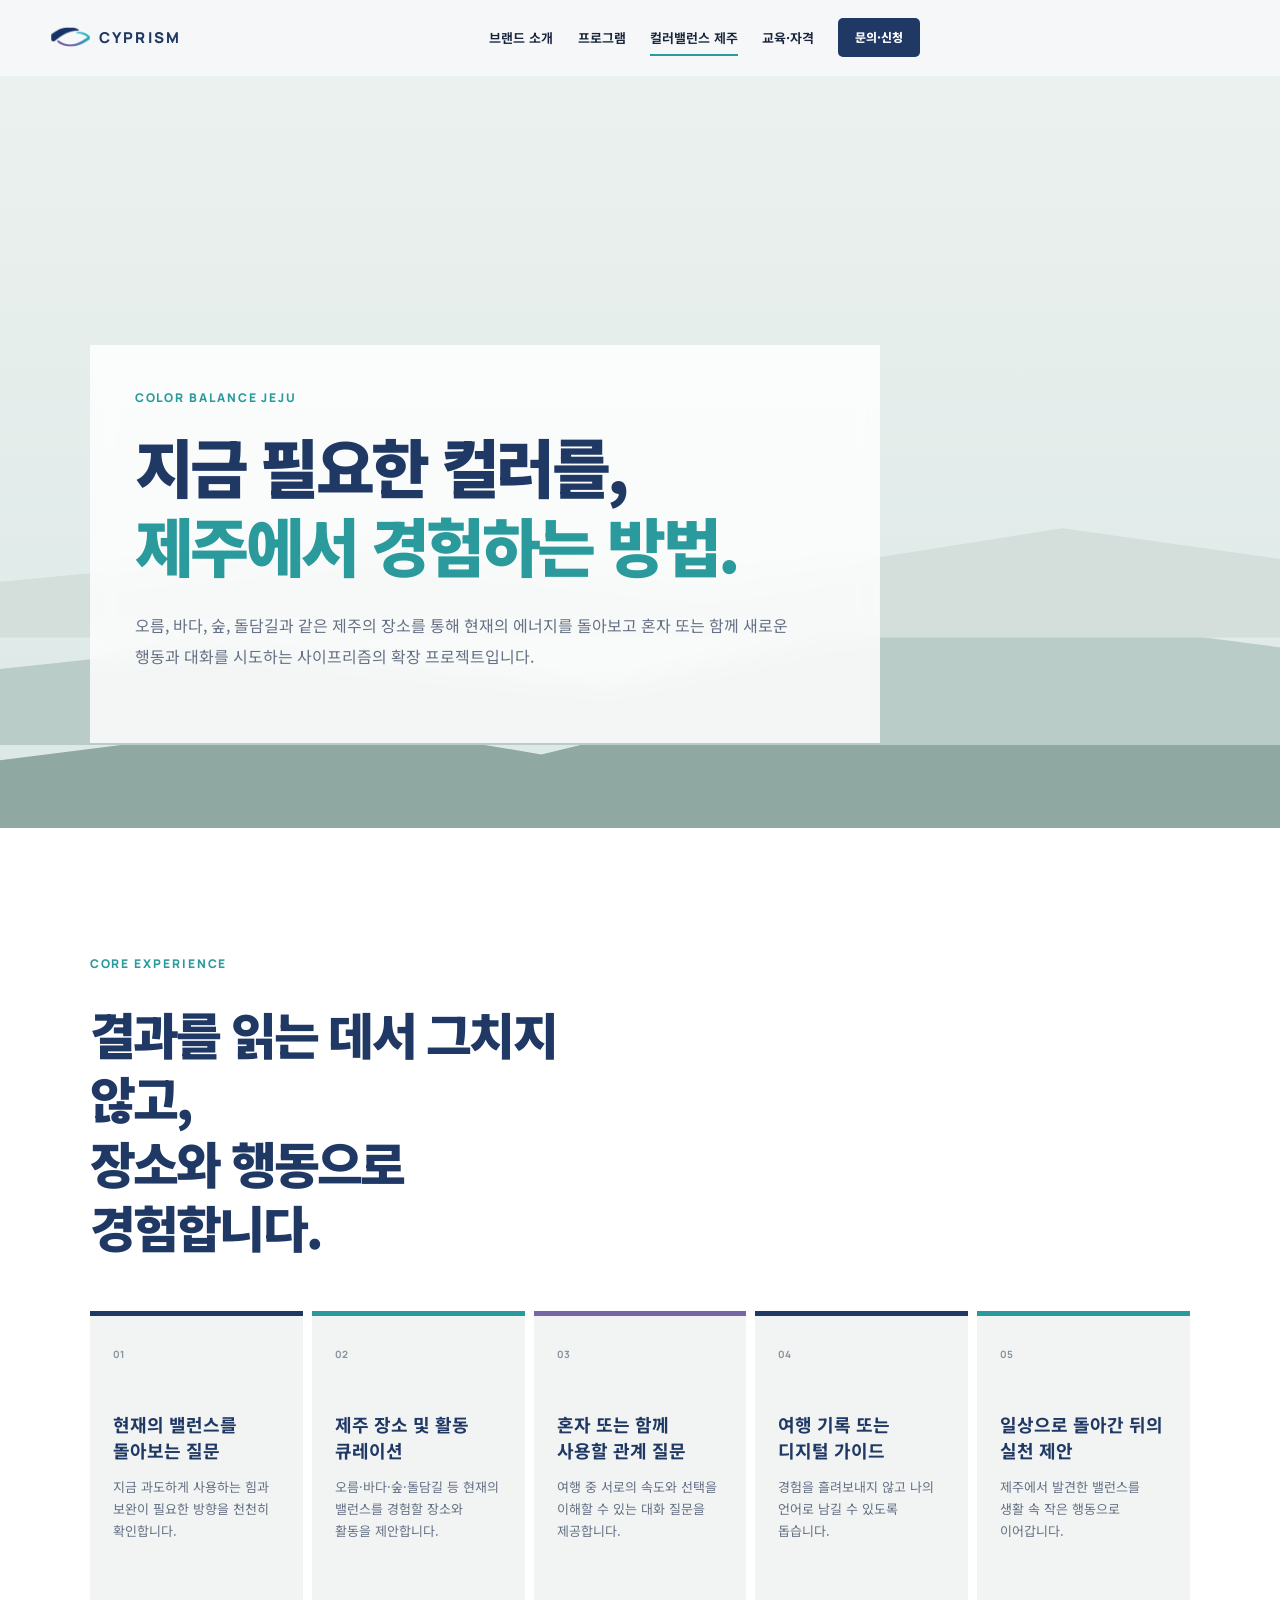
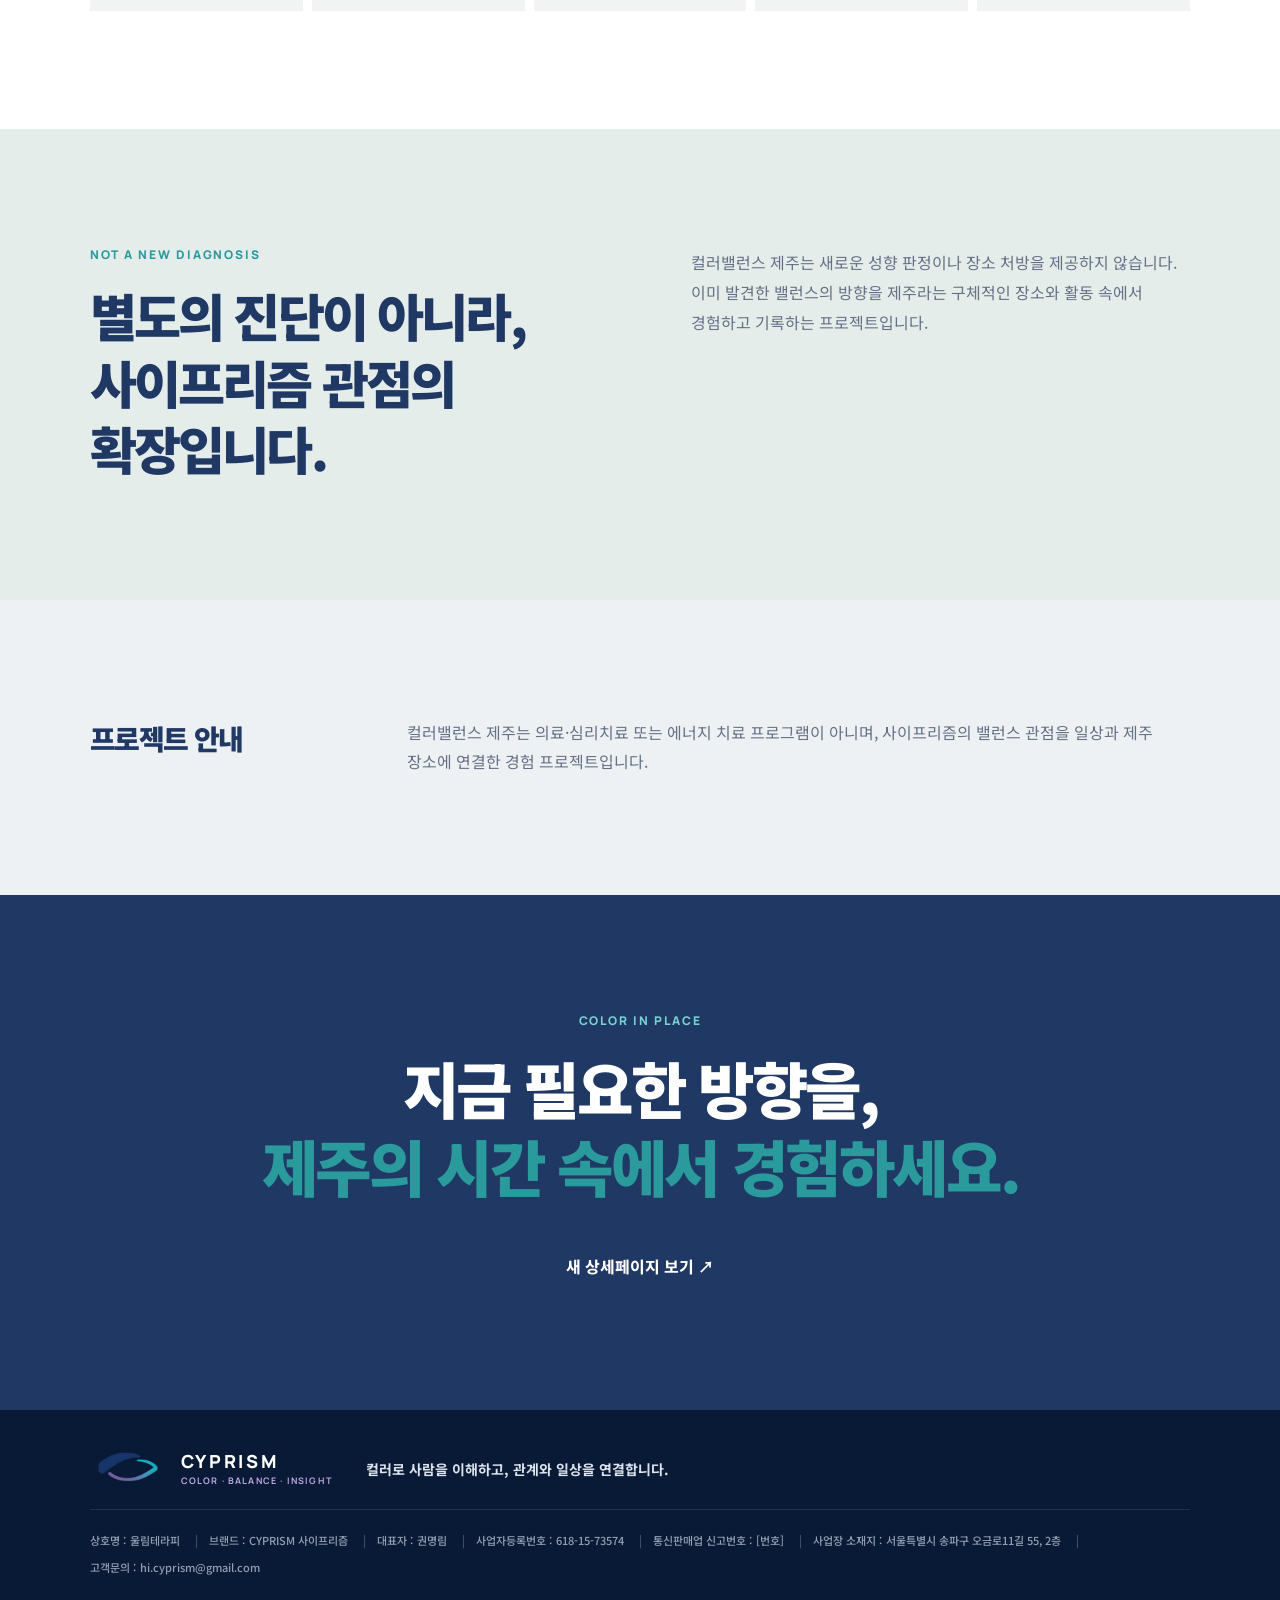
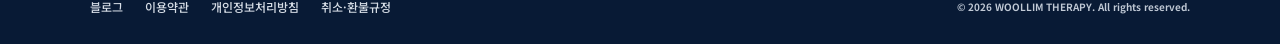
<file: color-balance-jeju.html>
<!doctype html><html lang="ko"><head>
  <link rel="icon" type="image/png" href="assets/cyprism-og-20260928.png?v=20260928">
  <link rel="shortcut icon" type="image/png" href="assets/cyprism-og-20260928.png?v=20260928">
  <link rel="apple-touch-icon" href="assets/cyprism-og-20260928.png?v=20260928"><meta charset="UTF-8"><meta name="viewport" content="width=device-width,initial-scale=1"><meta name="description" content="COLOR · BALANCE · INSIGHT. 사이프리즘의 밸런스 관점을 제주 장소와 일상에 연결하는 컬러밸런스 제주"><title>컬러밸런스 제주 | 사이프리즘</title><link rel="preconnect" href="https://fonts.googleapis.com"><link rel="preconnect" href="https://fonts.gstatic.com" crossorigin><link href="https://fonts.googleapis.com/css2?family=Manrope:wght@500;600;700;800&family=Noto+Sans+KR:wght@400;500;600;700;800;900&display=swap" rel="stylesheet"><link rel="stylesheet" href="style.css"><script src="script.js" defer></script><meta property="og:type" content="website"><meta property="og:locale" content="ko_KR"><meta property="og:site_name" content="CYPRISM 사이프리즘"><meta property="og:title" content="컬러밸런스 제주 | 사이프리즘"><meta property="og:description" content="사이프리즘은 컬러성향을 통해 나의 반응과 사람 사이의 차이를 발견하고, 일상에서 사용할 선택과 대화로 연결합니다."><meta property="og:url" content="https://cyprism.github.io/color-balance/color-balance-jeju.html"><meta property="og:image" content="https://cyprism.github.io/color-balance/assets/cyprism-og-20260928.png"><meta property="og:image:type" content="image/png"><meta property="og:image:width" content="1200"><meta property="og:image:height" content="675"><meta property="og:image:alt" content="인디고와 터콰이즈의 서로 다른 컬러 흐름이 만나 균형을 이루는 사이프리즘 브랜드 이미지"><meta name="twitter:card" content="summary_large_image"><meta name="twitter:title" content="컬러밸런스 제주 | 사이프리즘"><meta name="twitter:description" content="컬러로 사람을 이해하고, 관계와 일상을 연결합니다."><meta name="twitter:image" content="https://cyprism.github.io/color-balance/assets/cyprism-og-20260928.png"></head><body>
<a class="skip-link" href="#main">본문 바로가기</a><header class="site-header"><a class="brand" href="index.html" aria-label="사이프리즘 홈, COLOR · BALANCE · INSIGHT"><span class="brand-symbol"><img src="assets/cyprism-logo.png" alt=""></span><span>CYPRISM</span><span class="sr-only">COLOR · BALANCE · INSIGHT</span></a><button class="menu-button" type="button" aria-label="메뉴 열기" aria-expanded="false"><span></span><span></span></button><nav class="site-nav" aria-label="주요 메뉴"><a href="index.html#about">브랜드 소개</a><a href="index.html#programs">프로그램</a><a class="active" href="jeju-balance.html">컬러밸런스 제주</a><a href="certification.html">교육·자격</a><button class="nav-inquiry-button" type="button" data-coming-soon>문의·신청</button></nav></header>
<main id="main"><section class="jeju-hero"><div class="jeju-horizon" aria-hidden="true"><i></i><i></i><i></i></div><div class="jeju-hero-copy reveal"><p class="eyebrow">COLOR BALANCE JEJU</p><h1>지금 필요한 컬러를,<br><em>제주에서 경험하는 방법.</em></h1><p>오름, 바다, 숲, 돌담길과 같은 제주의 장소를 통해 현재의 에너지를 돌아보고 혼자 또는 함께 새로운 행동과 대화를 시도하는 사이프리즘의 확장 프로젝트입니다.</p></div></section>
<section class="jeju-experience section"><div class="section-heading reveal"><p class="eyebrow">CORE EXPERIENCE</p><h2>결과를 읽는 데서 그치지 않고,<br>장소와 행동으로 경험합니다.</h2></div><div class="experience-grid"><article><span>01</span><h3>현재의 밸런스를 돌아보는 질문</h3><p>지금 과도하게 사용하는 힘과 보완이 필요한 방향을 천천히 확인합니다.</p></article><article><span>02</span><h3>제주 장소 및 활동 큐레이션</h3><p>오름·바다·숲·돌담길 등 현재의 밸런스를 경험할 장소와 활동을 제안합니다.</p></article><article><span>03</span><h3>혼자 또는 함께 사용할 관계 질문</h3><p>여행 중 서로의 속도와 선택을 이해할 수 있는 대화 질문을 제공합니다.</p></article><article><span>04</span><h3>여행 기록 또는 디지털 가이드</h3><p>경험을 흘려보내지 않고 나의 언어로 남길 수 있도록 돕습니다.</p></article><article><span>05</span><h3>일상으로 돌아간 뒤의 실천 제안</h3><p>제주에서 발견한 밸런스를 생활 속 작은 행동으로 이어갑니다.</p></article></div></section>
<section class="jeju-approach section"><div><p class="eyebrow">NOT A NEW DIAGNOSIS</p><h2>별도의 진단이 아니라,<br>사이프리즘 관점의 확장입니다.</h2></div><p>컬러밸런스 제주는 새로운 성향 판정이나 장소 처방을 제공하지 않습니다. 이미 발견한 밸런스의 방향을 제주라는 구체적인 장소와 활동 속에서 경험하고 기록하는 프로젝트입니다.</p></section>
<section class="page-notice section"><h2>프로젝트 안내</h2><p>컬러밸런스 제주는 의료·심리치료 또는 에너지 치료 프로그램이 아니며, 사이프리즘의 밸런스 관점을 일상과 제주 장소에 연결한 경험 프로젝트입니다.</p></section><section class="detail-cta section"><p class="eyebrow">COLOR IN PLACE</p><h2>지금 필요한 방향을,<br><em>제주의 시간 속에서 경험하세요.</em></h2><a class="button button-primary" href="jeju-balance.html">새 상세페이지 보기 ↗</a></section></main><footer class="site-footer unified-footer"><section class="footer-brand-block" aria-label="사이프리즘 브랜드"><a class="footer-brand-home" href="index.html" aria-label="사이프리즘 홈"><span class="footer-logo-crop"><img src="assets/cyprism-logo.png" alt=""></span><span><b>CYPRISM</b><small>COLOR · BALANCE · INSIGHT</small></span></a><p class="footer-brand-message">컬러로 사람을 이해하고, 관계와 일상을 연결합니다.</p></section><section class="footer-info" aria-label="사업자정보"><h2>사업자정보</h2><dl><div><dt>상호명</dt><dd>울림테라피</dd></div><div><dt>브랜드</dt><dd>CYPRISM 사이프리즘</dd></div><div><dt>대표자</dt><dd>권명림</dd></div><div><dt>사업자등록번호</dt><dd>618-15-73574</dd></div><div><dt>통신판매업 신고번호</dt><dd>[번호]</dd></div><div class="footer-address"><dt>사업장 소재지</dt><dd>서울특별시 송파구 오금로11길 55, 2층</dd></div><div><dt>고객문의</dt><dd>hi.cyprism@gmail.com</dd></div></dl></section><nav class="footer-links" aria-label="푸터 링크"><span class="footer-link-item">블로그</span><a href="terms.html">이용약관</a><a href="privacy.html">개인정보처리방침</a><a href="refund.html">취소·환불규정</a></nav><small class="footer-legal"><b>© 2026 WOOLLIM THERAPY. All rights reserved.</b></small></footer></body></html>
</file>
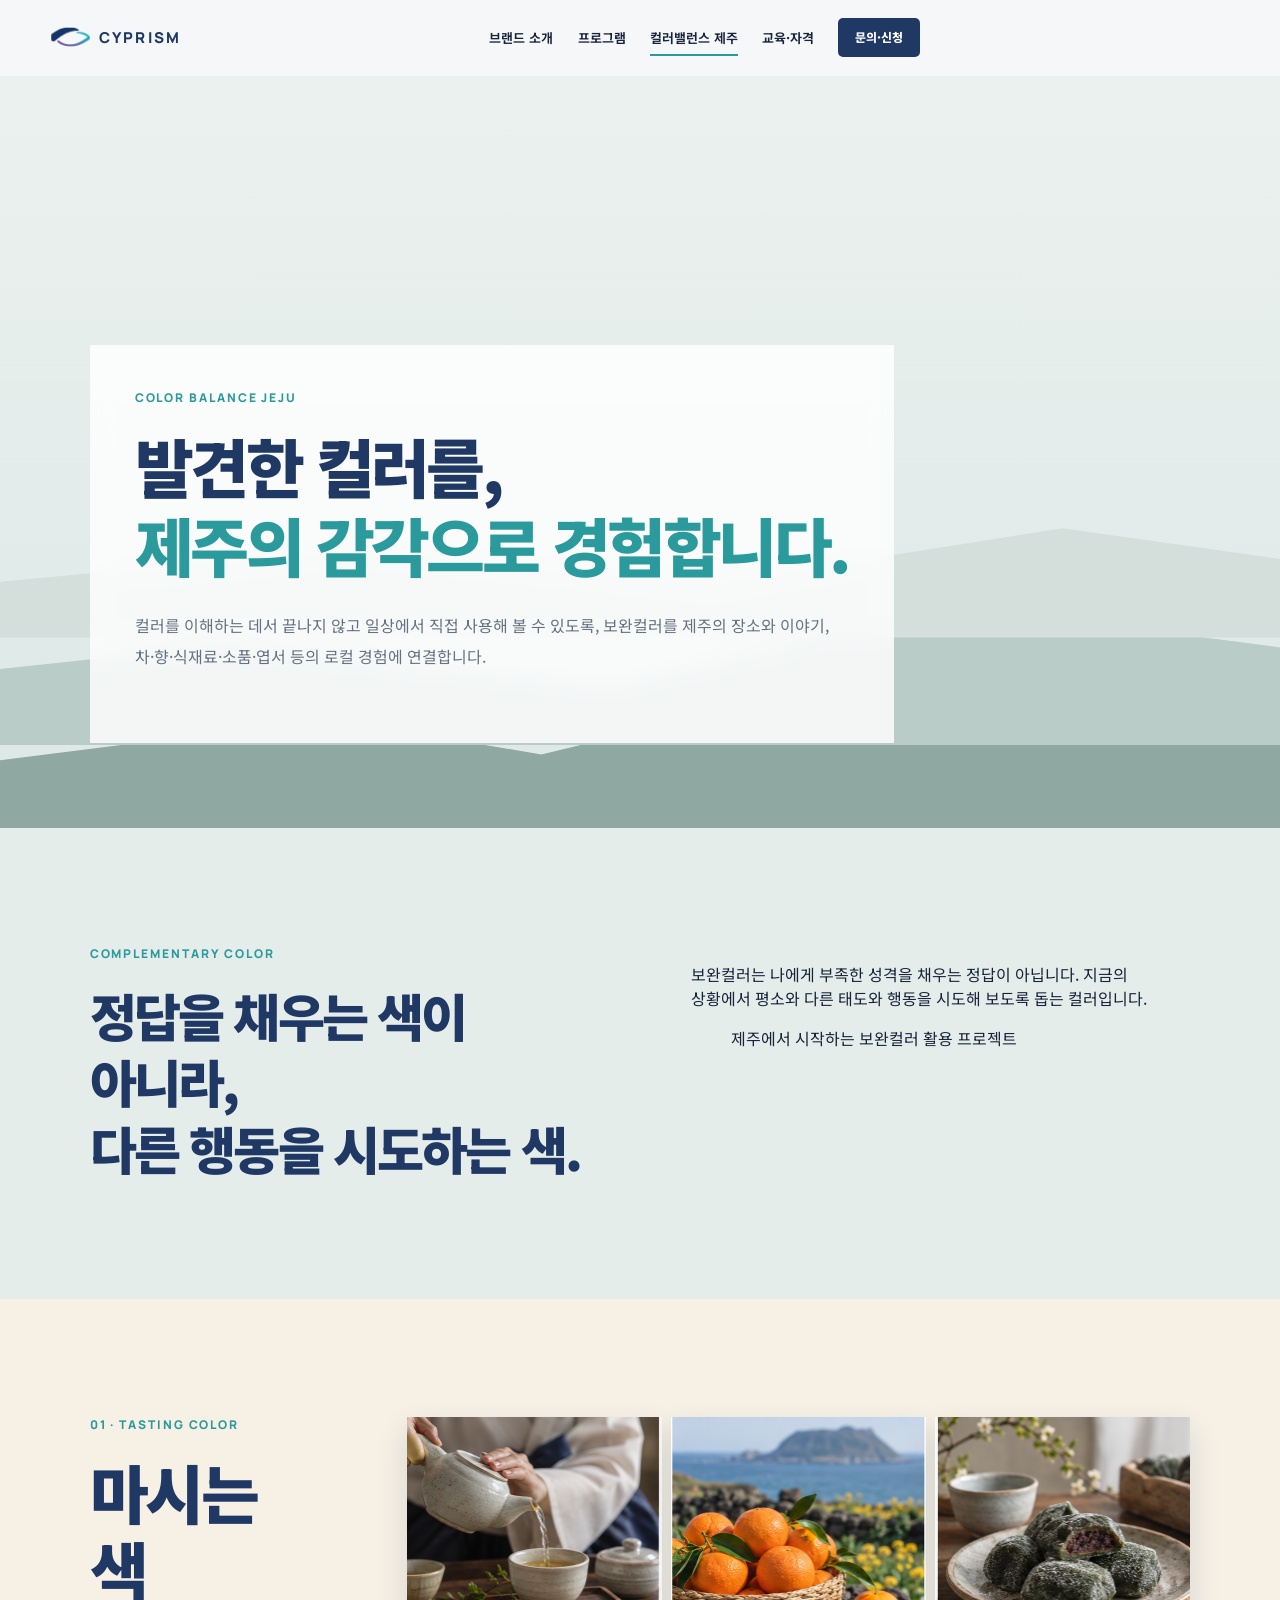
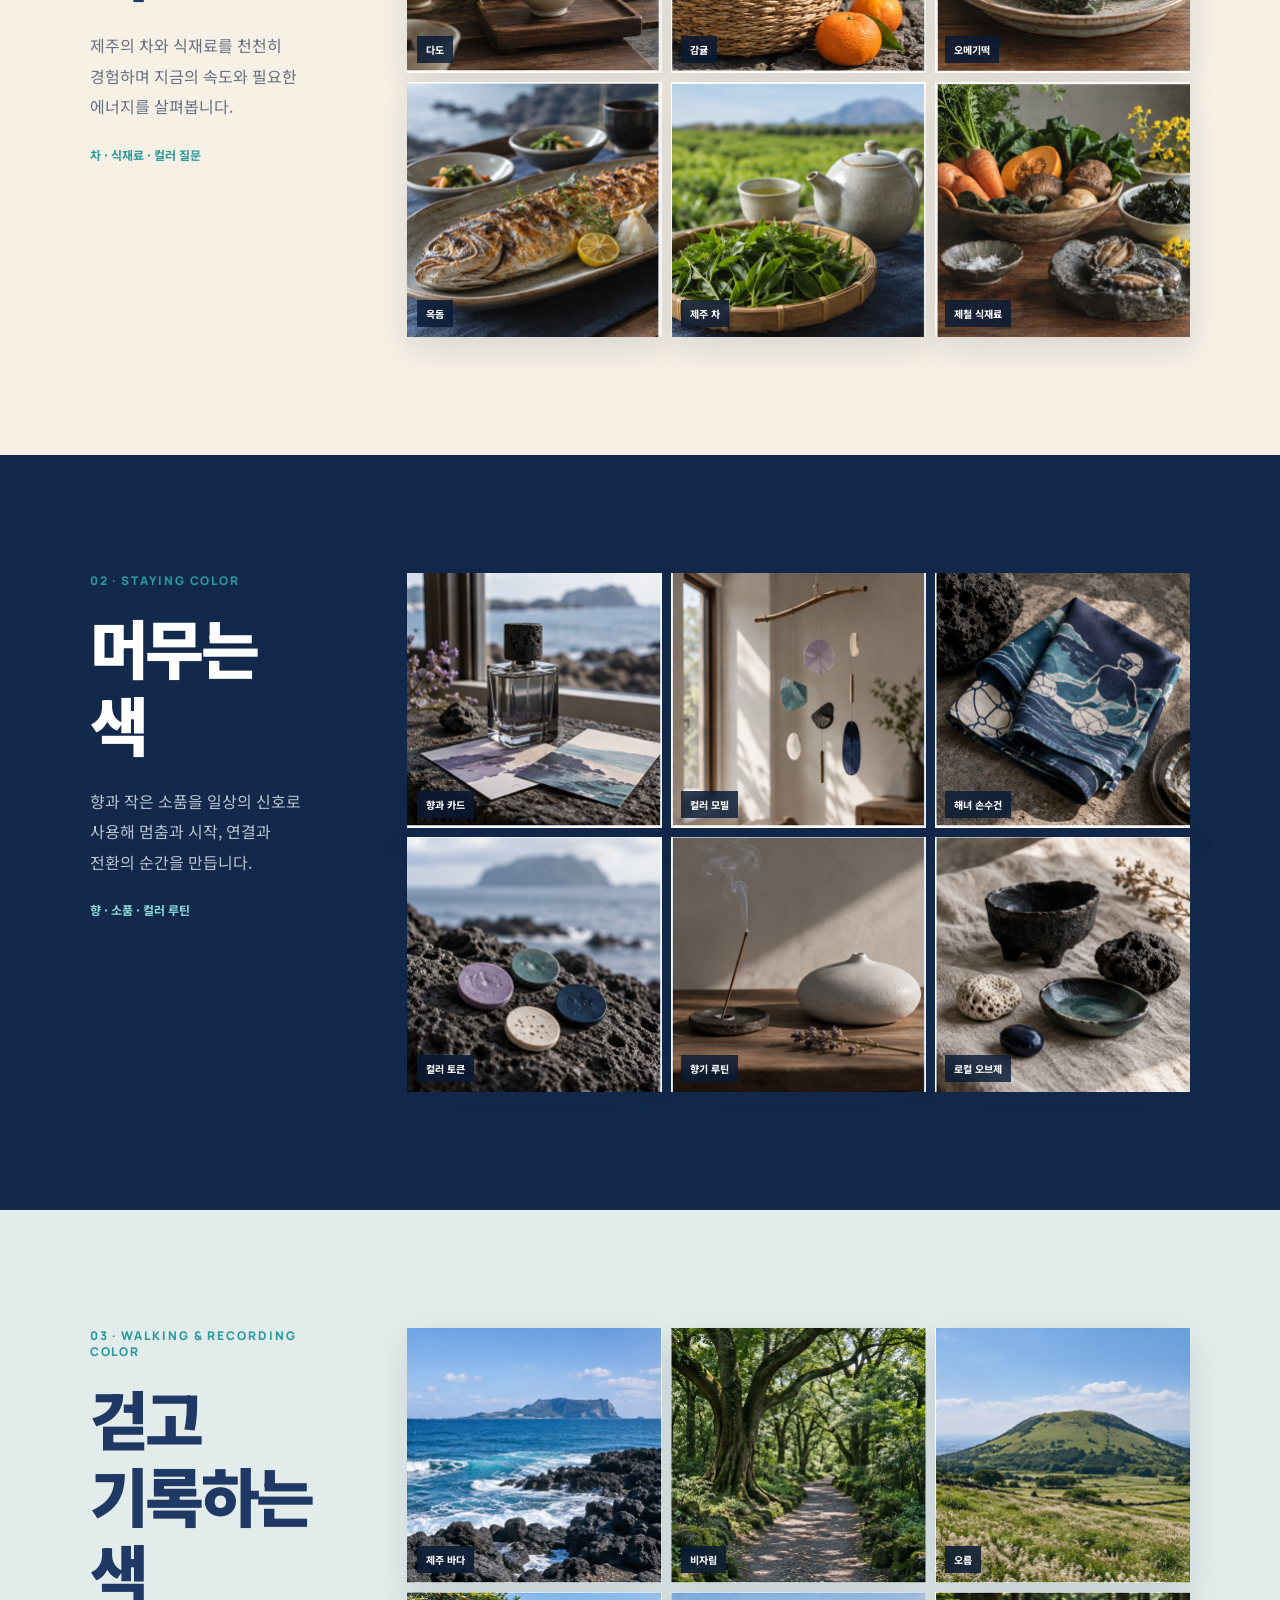
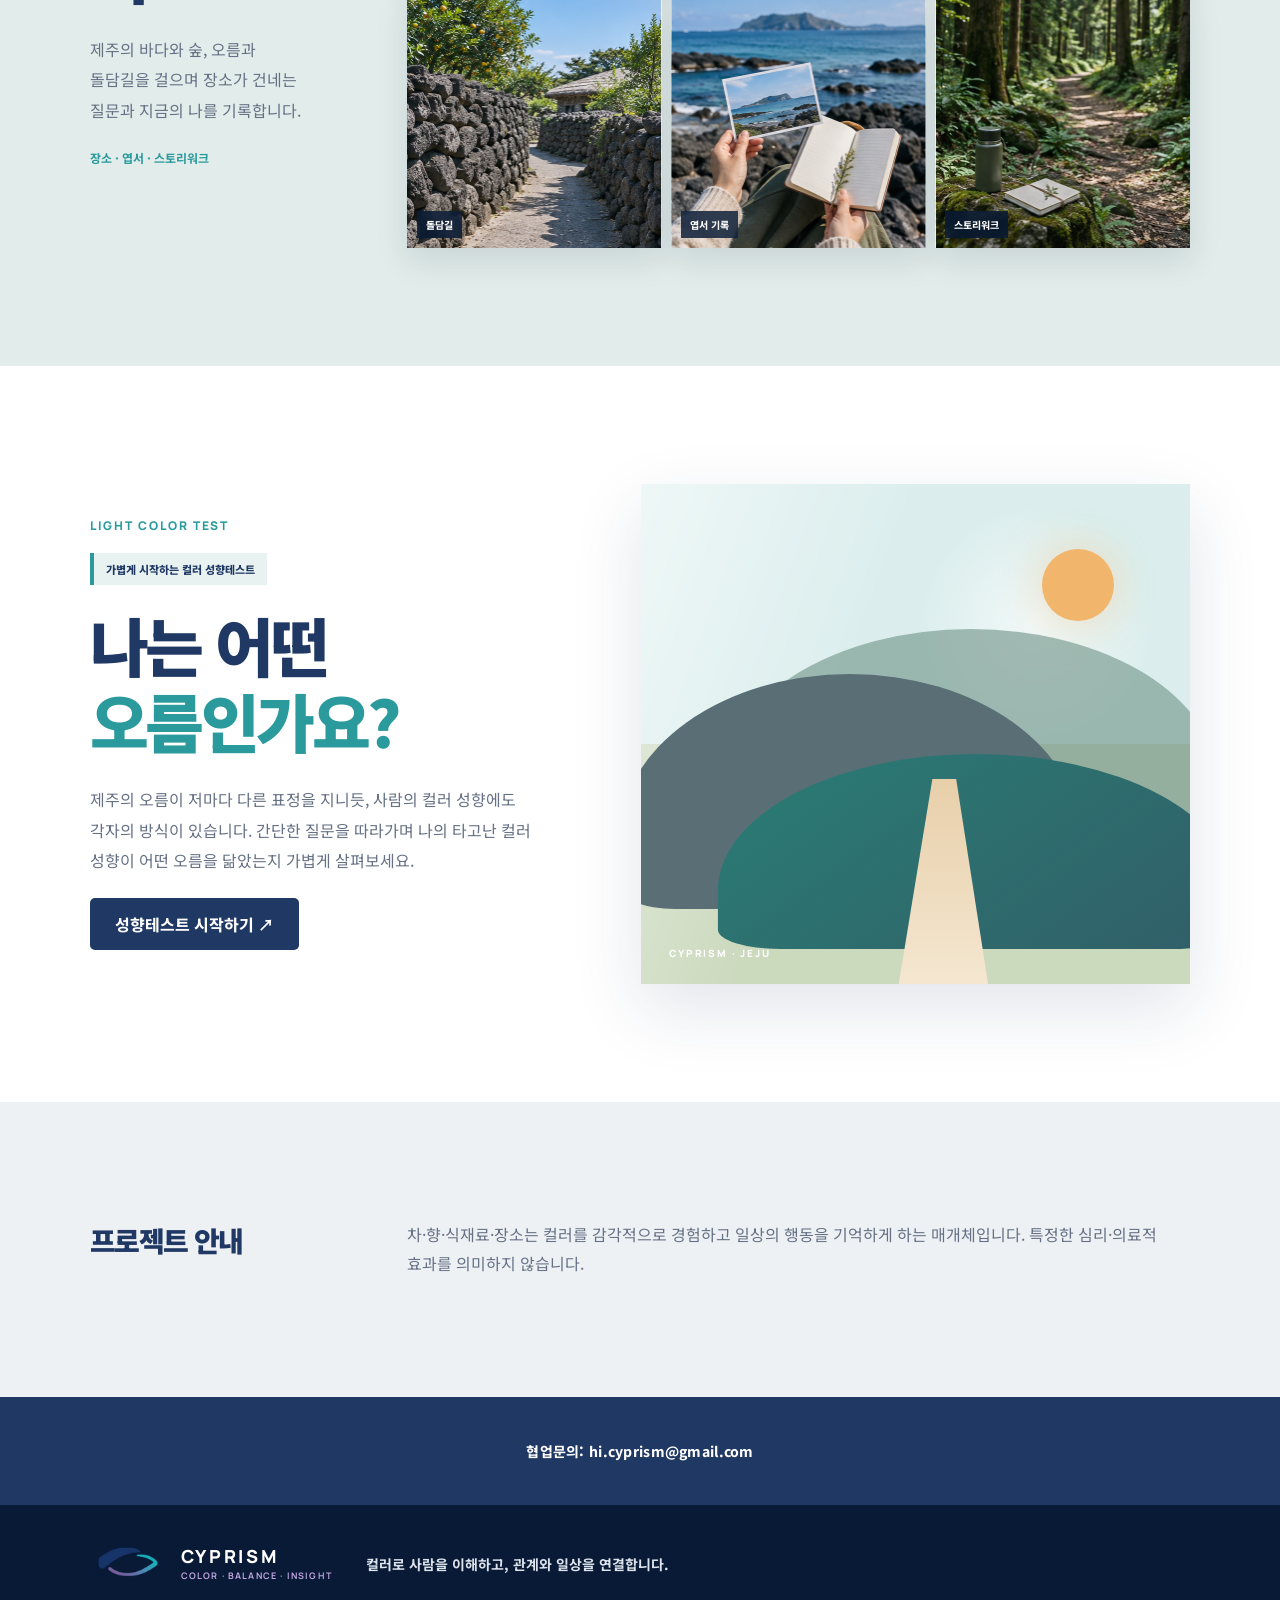
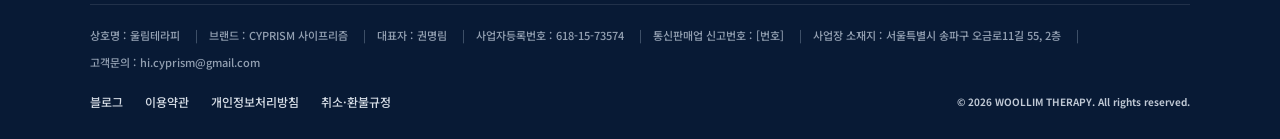
<file: jeju-balance.html>
<!doctype html>
<html lang="ko">
<head>
  <link rel="icon" type="image/png" href="assets/cyprism-og-20260928.png?v=20260928">
  <link rel="shortcut icon" type="image/png" href="assets/cyprism-og-20260928.png?v=20260928">
  <link rel="apple-touch-icon" href="assets/cyprism-og-20260928.png?v=20260928">
  <meta charset="UTF-8"><meta name="viewport" content="width=device-width,initial-scale=1">
  <meta name="description" content="COLOR · BALANCE · INSIGHT. 보완컬러를 제주의 차·향·식재료·장소와 연결하는 사이프리즘 로컬 경험 프로젝트">
  <title>컬러밸런스 제주 | 사이프리즘</title>
  <link rel="preconnect" href="https://fonts.googleapis.com"><link rel="preconnect" href="https://fonts.gstatic.com" crossorigin>
  <link href="https://fonts.googleapis.com/css2?family=Manrope:wght@500;600;700;800&family=Noto+Sans+KR:wght@400;500;600;700;800;900&display=swap" rel="stylesheet">
  <link rel="stylesheet" href="style.css"><script src="script.js" defer></script>
<meta property="og:type" content="website"><meta property="og:locale" content="ko_KR"><meta property="og:site_name" content="CYPRISM 사이프리즘"><meta property="og:title" content="컬러밸런스 제주 | 사이프리즘"><meta property="og:description" content="사이프리즘은 컬러성향을 통해 나의 반응과 사람 사이의 차이를 발견하고, 일상에서 사용할 선택과 대화로 연결합니다."><meta property="og:url" content="https://cyprism.github.io/color-balance/jeju-balance.html"><meta property="og:image" content="https://cyprism.github.io/color-balance/assets/cyprism-og-20260928.png"><meta property="og:image:type" content="image/png"><meta property="og:image:width" content="1200"><meta property="og:image:height" content="675"><meta property="og:image:alt" content="인디고와 터콰이즈의 서로 다른 컬러 흐름이 만나 균형을 이루는 사이프리즘 브랜드 이미지"><meta name="twitter:card" content="summary_large_image"><meta name="twitter:title" content="컬러밸런스 제주 | 사이프리즘"><meta name="twitter:description" content="컬러로 사람을 이해하고, 관계와 일상을 연결합니다."><meta name="twitter:image" content="https://cyprism.github.io/color-balance/assets/cyprism-og-20260928.png"></head>
<body>
  <a class="skip-link" href="#main">본문 바로가기</a>
  <header class="site-header"><a class="brand" href="index.html" aria-label="사이프리즘 홈, COLOR · BALANCE · INSIGHT"><span class="brand-symbol"><img src="assets/cyprism-logo.png" alt=""></span><span>CYPRISM</span><span class="sr-only">COLOR · BALANCE · INSIGHT</span></a><button class="menu-button" type="button" aria-label="메뉴 열기" aria-expanded="false"><span></span><span></span></button><nav class="site-nav" aria-label="주요 메뉴"><a href="index.html#about">브랜드 소개</a><a href="index.html#programs">프로그램</a><a class="active" href="jeju-balance.html">컬러밸런스 제주</a><a href="certification.html">교육·자격</a><button class="nav-inquiry-button" type="button" data-coming-soon>문의·신청</button></nav></header>
  <main id="main">
    <section class="jeju-hero"><div class="jeju-horizon" aria-hidden="true"><i></i><i></i><i></i></div><div class="jeju-hero-copy reveal"><p class="eyebrow">COLOR BALANCE JEJU</p><h1>발견한 컬러를,<br><em>제주의 감각으로 경험합니다.</em></h1><p>컬러를 이해하는 데서 끝나지 않고 일상에서 직접 사용해 볼 수 있도록, 보완컬러를 제주의 장소와 이야기, 차·향·식재료·소품·엽서 등의 로컬 경험에 연결합니다.</p></div></section>
    <section class="jeju-approach section"><div><p class="eyebrow">COMPLEMENTARY COLOR</p><h2>정답을 채우는 색이 아니라,<br>다른 행동을 시도하는 색.</h2></div><div><p>보완컬러는 나에게 부족한 성격을 채우는 정답이 아닙니다. 지금의 상황에서 평소와 다른 태도와 행동을 시도해 보도록 돕는 컬러입니다.</p><blockquote>제주에서 시작하는 보완컬러 활용 프로젝트</blockquote></div></section>
    <section class="jeju-gallery-section drink-gallery section"><div class="jeju-gallery-copy reveal"><p class="eyebrow">01 · TASTING COLOR</p><h2>마시는 색</h2><p>제주의 차와 식재료를 천천히 경험하며 지금의 속도와 필요한 에너지를 살펴봅니다.</p><strong>차 · 식재료 · 컬러 질문</strong></div><div class="jeju-photo-gallery drink-photos" aria-label="마시는 색 이미지 갤러리"><figure class="tile-1" role="img" aria-label="제주 다도와 찻잔"><figcaption>다도</figcaption></figure><figure class="tile-2" role="img" aria-label="제주 감귤"><figcaption>감귤</figcaption></figure><figure class="tile-3" role="img" aria-label="오메기떡"><figcaption>오메기떡</figcaption></figure><figure class="tile-4" role="img" aria-label="제주 옥돔 요리"><figcaption>옥돔</figcaption></figure><figure class="tile-5" role="img" aria-label="제주 차밭과 녹차"><figcaption>제주 차</figcaption></figure><figure class="tile-6" role="img" aria-label="제주 제철 식재료"><figcaption>제철 식재료</figcaption></figure></div></section>
    <section class="jeju-gallery-section stay-gallery section"><div class="jeju-gallery-copy reveal"><p class="eyebrow">02 · STAYING COLOR</p><h2>머무는 색</h2><p>향과 작은 소품을 일상의 신호로 사용해 멈춤과 시작, 연결과 전환의 순간을 만듭니다.</p><strong>향 · 소품 · 컬러 루틴</strong></div><div class="jeju-photo-gallery stay-photos" aria-label="머무는 색 이미지 갤러리"><figure class="tile-1" role="img" aria-label="향수와 향 카드"><figcaption>향과 카드</figcaption></figure><figure class="tile-2" role="img" aria-label="햇빛 아래 컬러 모빌"><figcaption>컬러 모빌</figcaption></figure><figure class="tile-3" role="img" aria-label="해녀 모티프 손수건"><figcaption>해녀 손수건</figcaption></figure><figure class="tile-4" role="img" aria-label="현무암 위 컬러 토큰"><figcaption>컬러 토큰</figcaption></figure><figure class="tile-5" role="img" aria-label="향과 세라믹 오브제"><figcaption>향기 루틴</figcaption></figure><figure class="tile-6" role="img" aria-label="제주 현무암과 로컬 소품"><figcaption>로컬 오브제</figcaption></figure></div></section>
    <section class="jeju-gallery-section walk-gallery section"><div class="jeju-gallery-copy reveal"><p class="eyebrow">03 · WALKING &amp; RECORDING COLOR</p><h2>걷고 기록하는 색</h2><p>제주의 바다와 숲, 오름과 돌담길을 걸으며 장소가 건네는 질문과 지금의 나를 기록합니다.</p><strong>장소 · 엽서 · 스토리워크</strong></div><div class="jeju-photo-gallery walk-photos" aria-label="걷고 기록하는 색 이미지 갤러리"><figure class="tile-1" role="img" aria-label="제주 바다와 현무암"><figcaption>제주 바다</figcaption></figure><figure class="tile-2" role="img" aria-label="비자림 숲길"><figcaption>비자림</figcaption></figure><figure class="tile-3" role="img" aria-label="제주 오름"><figcaption>오름</figcaption></figure><figure class="tile-4" role="img" aria-label="제주 돌담길"><figcaption>돌담길</figcaption></figure><figure class="tile-5" role="img" aria-label="바다 앞 엽서와 기록 노트"><figcaption>엽서 기록</figcaption></figure><figure class="tile-6" role="img" aria-label="숲길과 필드 저널"><figcaption>스토리워크</figcaption></figure></div></section>
    <section class="jeju-personality-test section">
      <div class="jeju-test-copy reveal">
        <p class="eyebrow">LIGHT COLOR TEST</p>
        <span class="jeju-test-label">가볍게 시작하는 컬러 성향테스트</span>
        <h2>나는 어떤<br><em>오름인가요?</em></h2>
        <p>제주의 오름이 저마다 다른 표정을 지니듯, 사람의 컬러 성향에도 각자의 방식이 있습니다. 간단한 질문을 따라가며 나의 타고난 컬러 성향이 어떤 오름을 닮았는지 가볍게 살펴보세요.</p>
        <a class="button button-primary" href="https://trim-orange-55527339.figma.site" target="_blank" rel="noopener noreferrer">성향테스트 시작하기 ↗</a>
      </div>
      <div class="jeju-test-visual reveal" aria-hidden="true">
        <span class="test-sun"></span>
        <span class="test-oreum oreum-back"></span>
        <span class="test-oreum oreum-middle"></span>
        <span class="test-oreum oreum-front"></span>
        <span class="test-path"></span>
        <b>CYPRISM · JEJU</b>
      </div>
    </section>
    <section class="page-notice section"><h2>프로젝트 안내</h2><div><p>차·향·식재료·장소는 컬러를 감각적으로 경험하고 일상의 행동을 기억하게 하는 매개체입니다. 특정한 심리·의료적 효과를 의미하지 않습니다.</p></div></section>
    <section class="jeju-collaboration-contact section" aria-label="협업문의"><p>협업문의: hi.cyprism@gmail.com</p></section>
  </main>
<footer class="site-footer unified-footer"><section class="footer-brand-block" aria-label="사이프리즘 브랜드"><a class="footer-brand-home" href="index.html" aria-label="사이프리즘 홈"><span class="footer-logo-crop"><img src="assets/cyprism-logo.png" alt=""></span><span><b>CYPRISM</b><small>COLOR · BALANCE · INSIGHT</small></span></a><p class="footer-brand-message">컬러로 사람을 이해하고, 관계와 일상을 연결합니다.</p></section><section class="footer-info" aria-label="사업자정보"><h2>사업자정보</h2><dl><div><dt>상호명</dt><dd>울림테라피</dd></div><div><dt>브랜드</dt><dd>CYPRISM 사이프리즘</dd></div><div><dt>대표자</dt><dd>권명림</dd></div><div><dt>사업자등록번호</dt><dd>618-15-73574</dd></div><div><dt>통신판매업 신고번호</dt><dd>[번호]</dd></div><div class="footer-address"><dt>사업장 소재지</dt><dd>서울특별시 송파구 오금로11길 55, 2층</dd></div><div><dt>고객문의</dt><dd>hi.cyprism@gmail.com</dd></div></dl></section><nav class="footer-links" aria-label="푸터 링크"><span class="footer-link-item">블로그</span><a href="terms.html">이용약관</a><a href="privacy.html">개인정보처리방침</a><a href="refund.html">취소·환불규정</a></nav><small class="footer-legal"><b>© 2026 WOOLLIM THERAPY. All rights reserved.</b></small></footer>
</body>
</html>
</file>
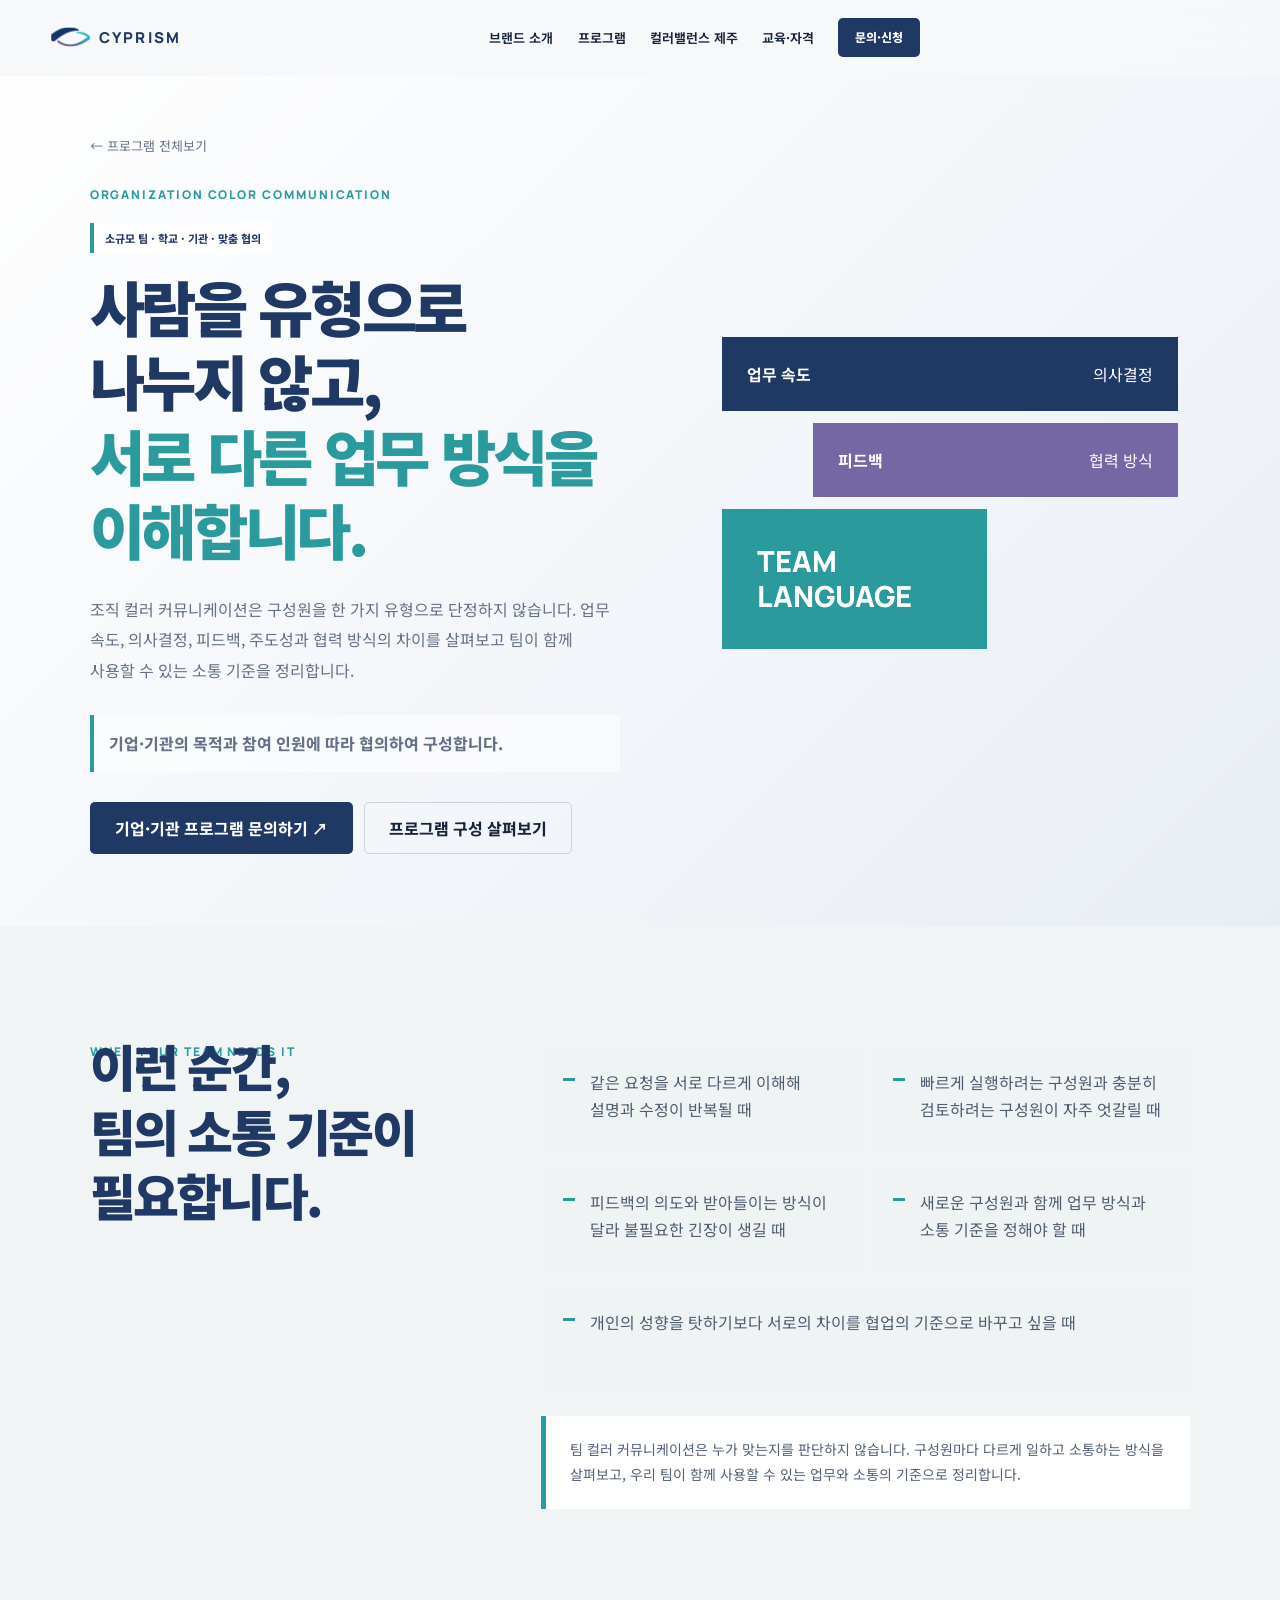
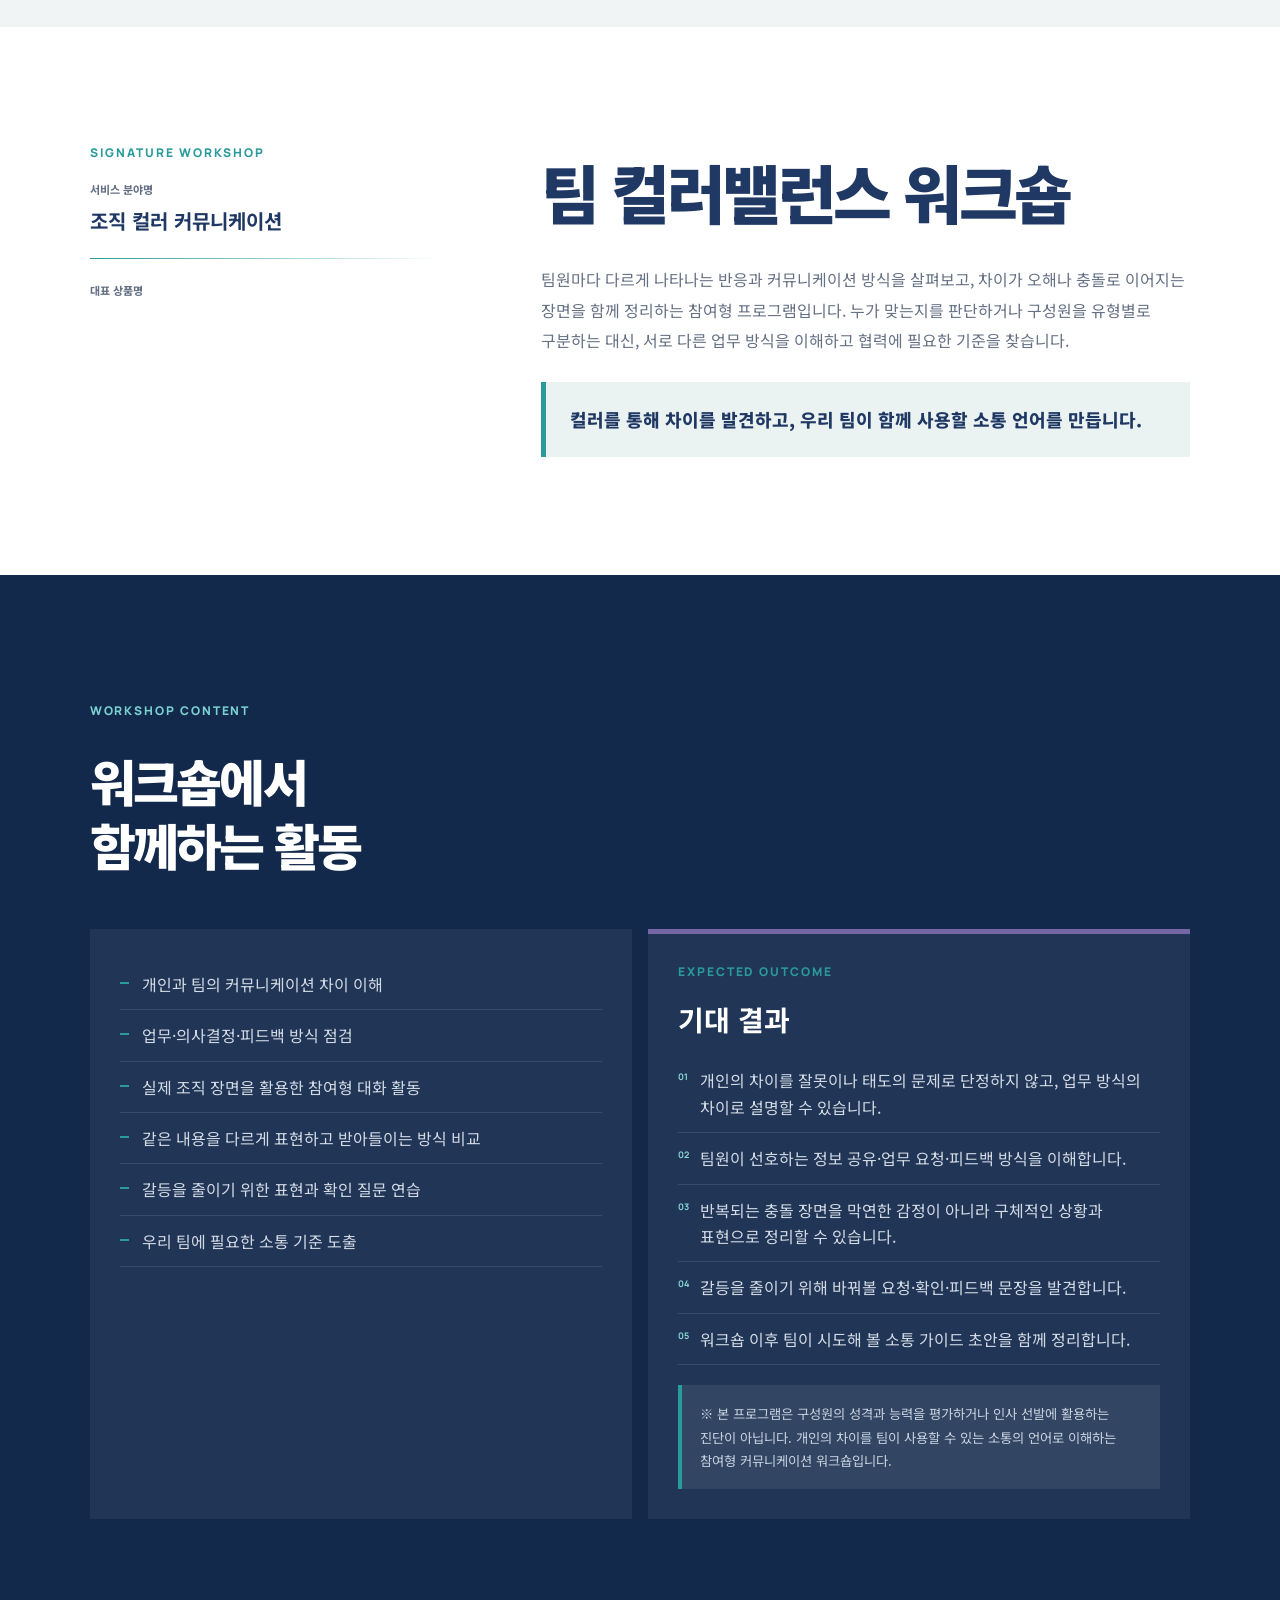
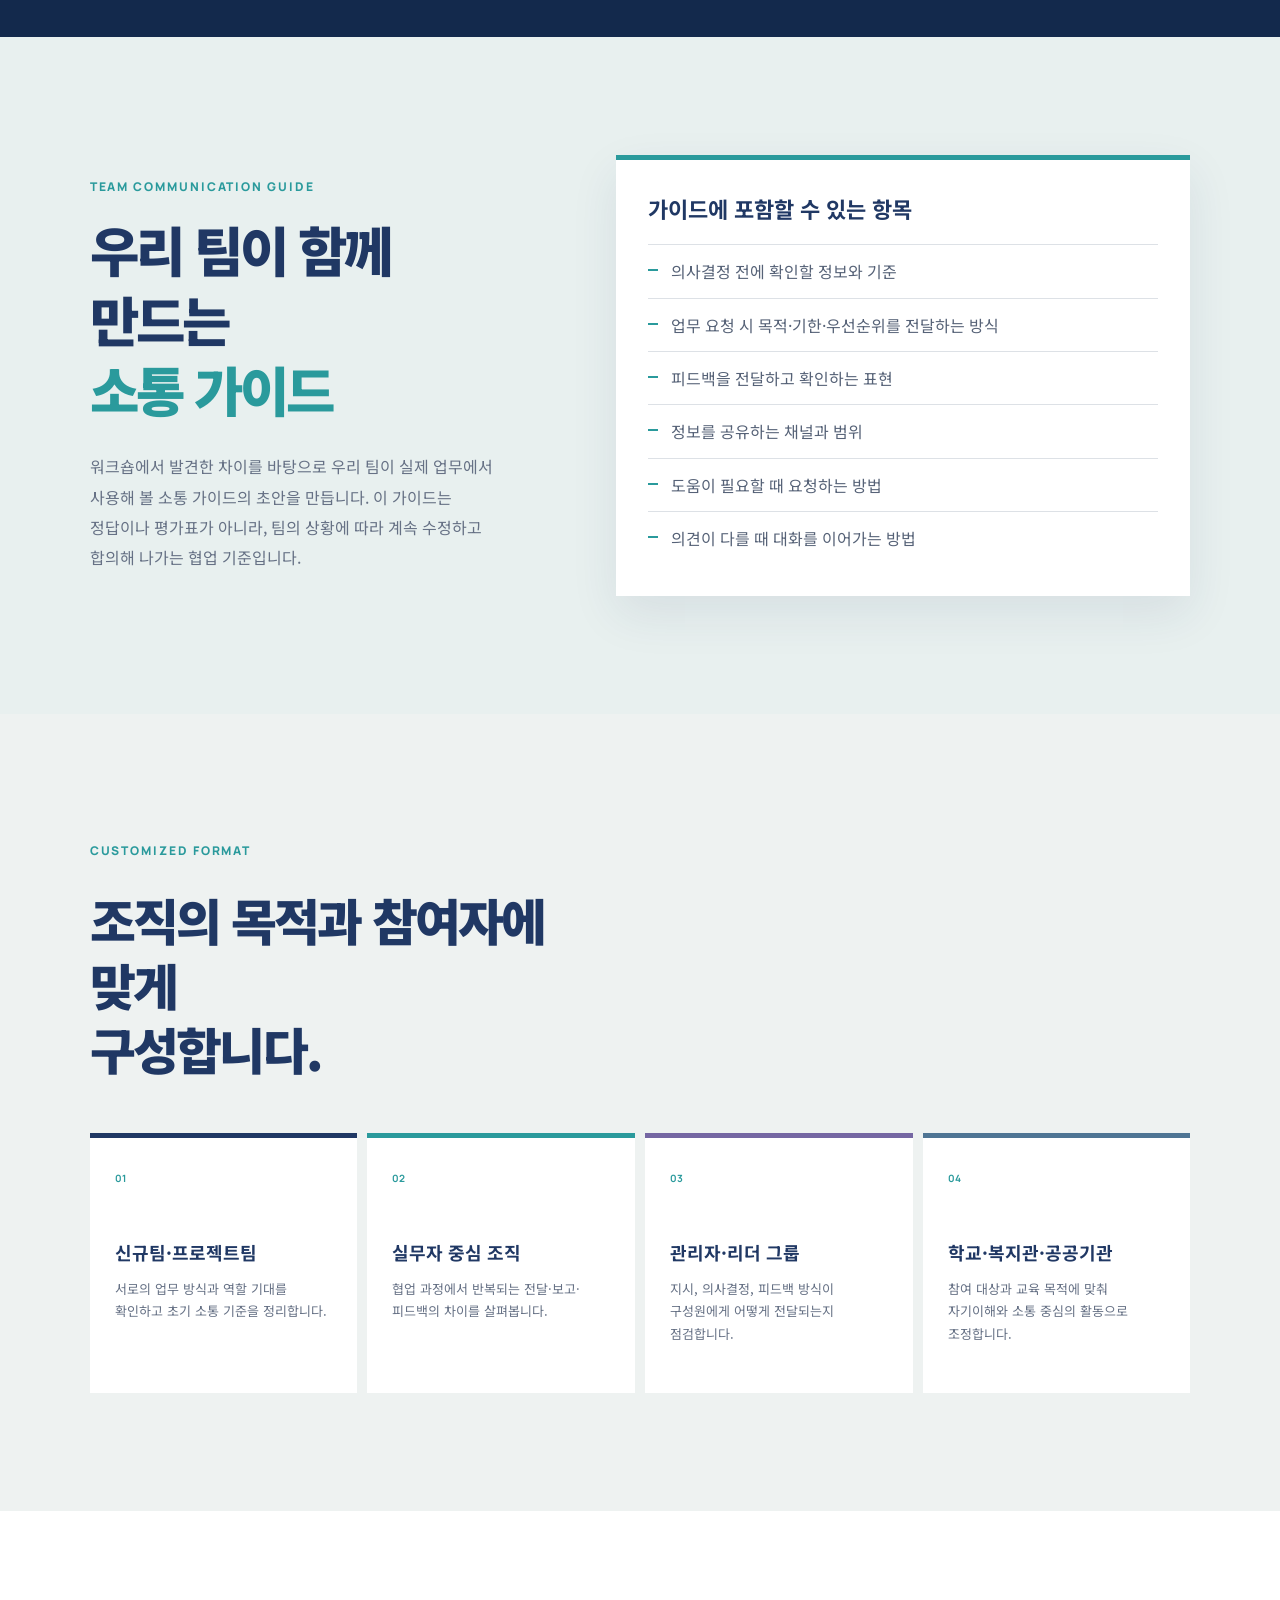
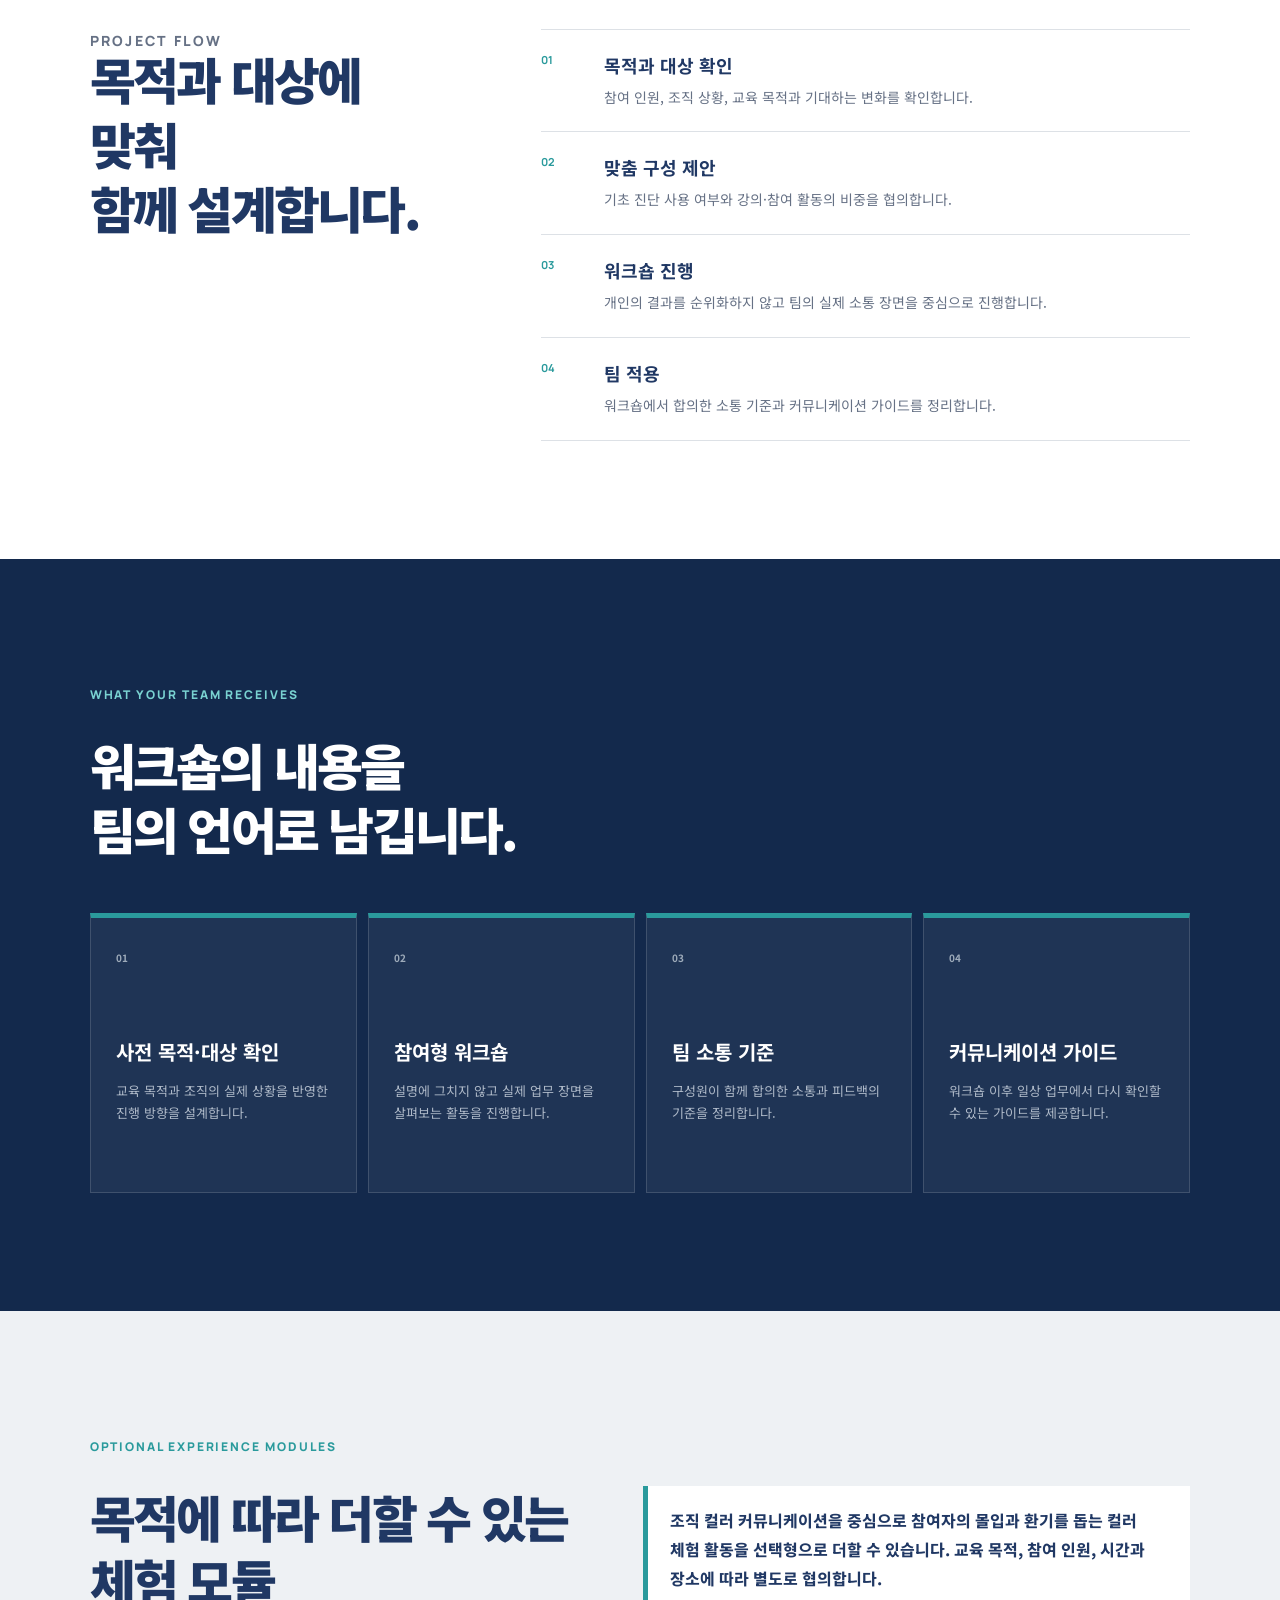
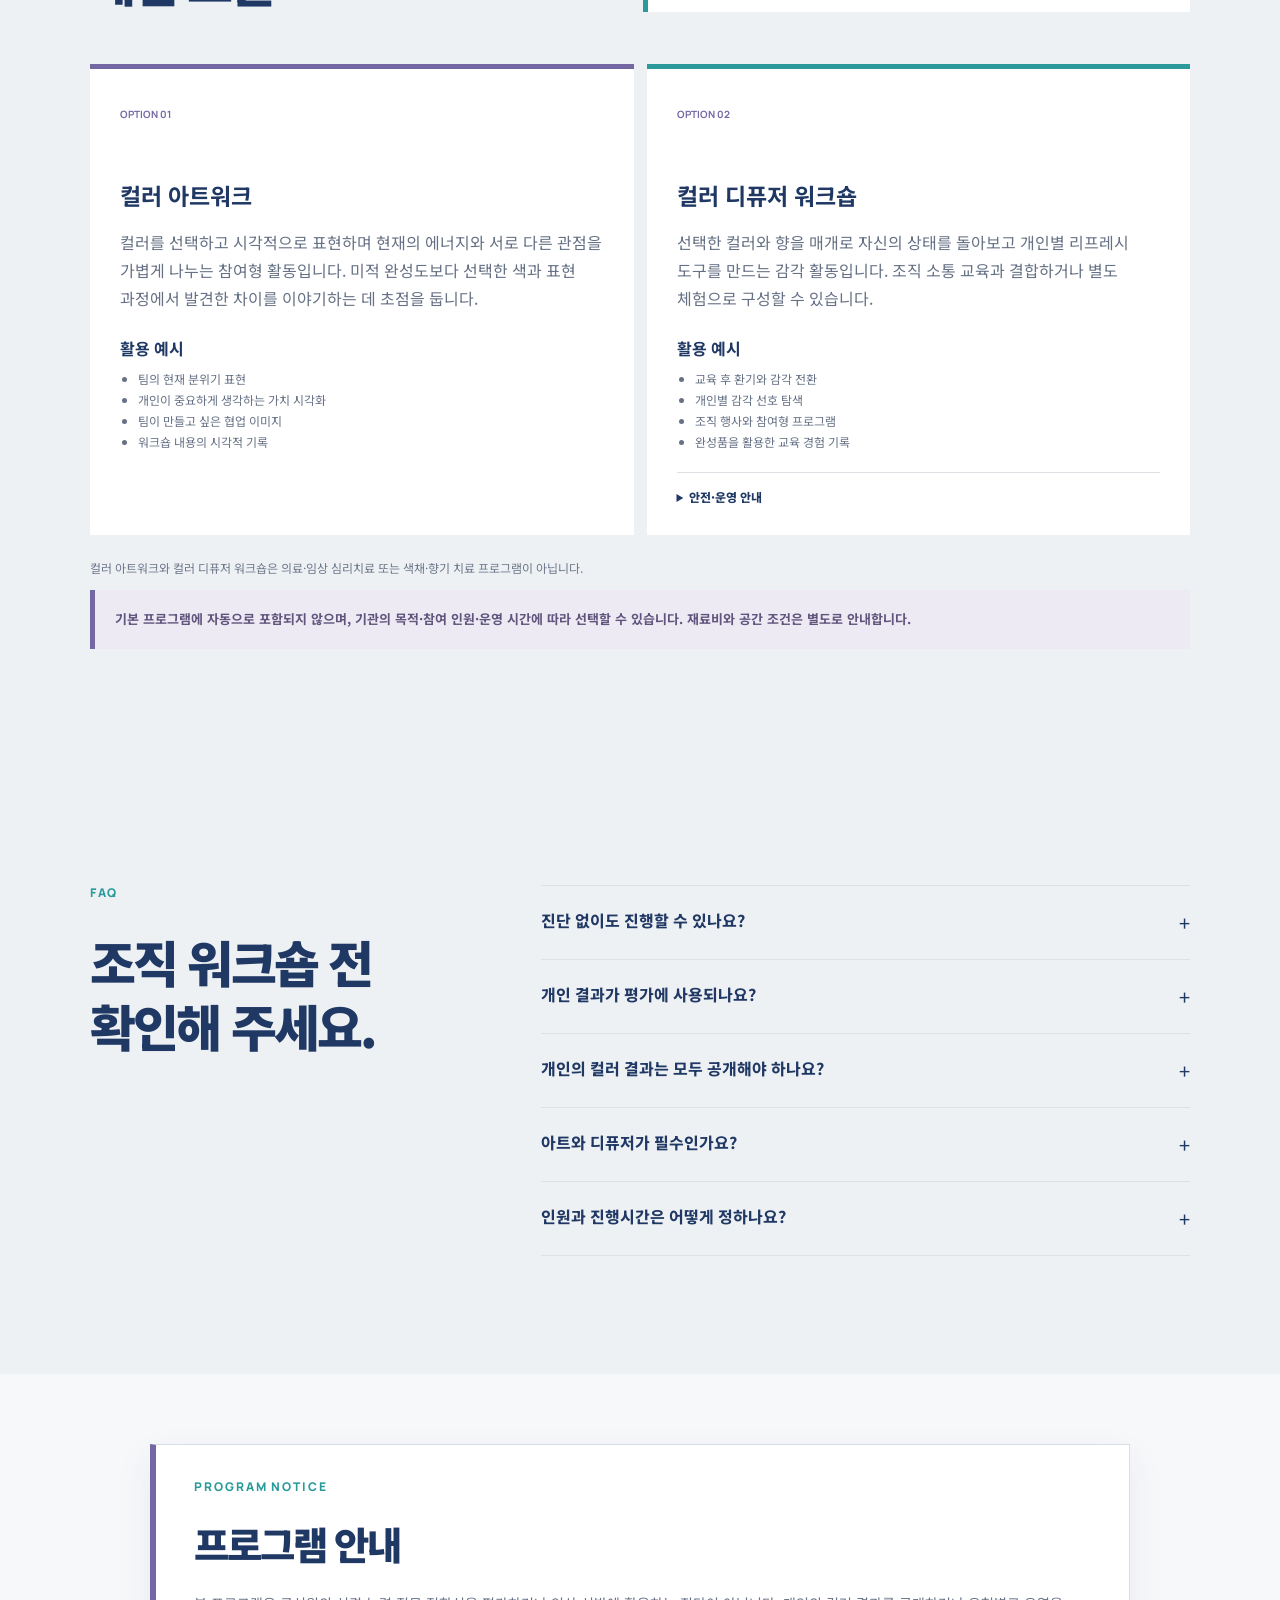
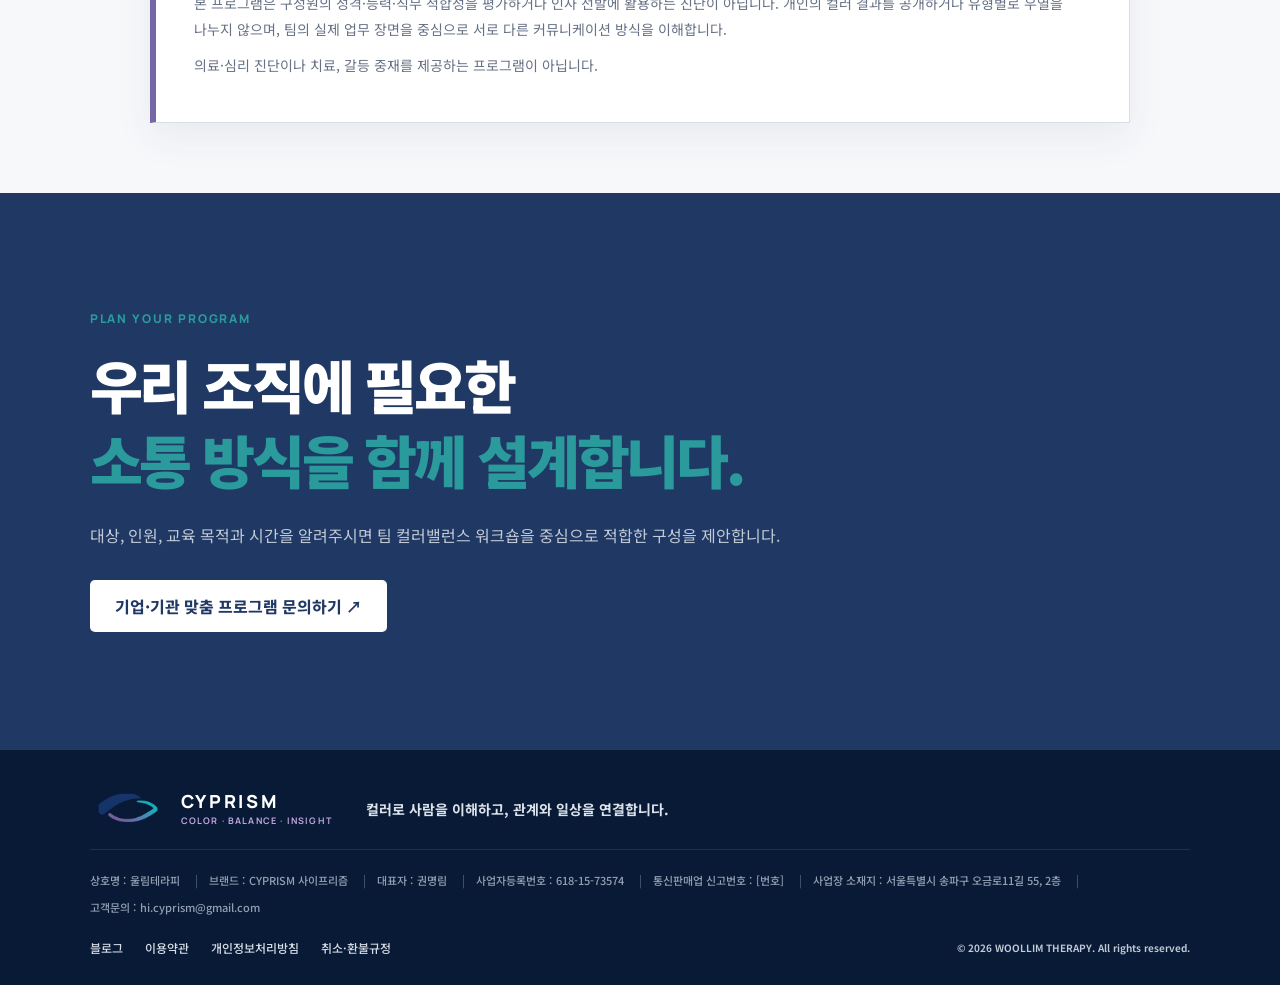
<file: organization.html>
<!doctype html>
<html lang="ko">
<head>
  <link rel="icon" type="image/png" href="assets/cyprism-og-20260928.png?v=20260928">
  <link rel="shortcut icon" type="image/png" href="assets/cyprism-og-20260928.png?v=20260928">
  <link rel="apple-touch-icon" href="assets/cyprism-og-20260928.png?v=20260928">
  <meta charset="UTF-8"><meta name="viewport" content="width=device-width,initial-scale=1">
  <meta name="description" content="COLOR · BALANCE · INSIGHT. 서로 다른 업무 방식과 피드백을 팀의 소통 기준으로 연결하는 사이프리즘 팀 컬러밸런스 워크숍">
  <title>조직 컬러 커뮤니케이션 | 팀 컬러밸런스 워크숍</title>
  <link rel="preconnect" href="https://fonts.googleapis.com"><link rel="preconnect" href="https://fonts.gstatic.com" crossorigin>
  <link href="https://fonts.googleapis.com/css2?family=Manrope:wght@500;600;700;800&family=Noto+Sans+KR:wght@400;500;600;700;800;900&display=swap" rel="stylesheet">
  <link rel="stylesheet" href="style.css"><script src="script.js" defer></script>
<meta property="og:type" content="website"><meta property="og:locale" content="ko_KR"><meta property="og:site_name" content="CYPRISM 사이프리즘"><meta property="og:title" content="조직 컬러 커뮤니케이션 | 팀 컬러밸런스 워크숍"><meta property="og:description" content="사이프리즘은 컬러성향을 통해 나의 반응과 사람 사이의 차이를 발견하고, 일상에서 사용할 선택과 대화로 연결합니다."><meta property="og:url" content="https://cyprism.github.io/color-balance/organization.html"><meta property="og:image" content="https://cyprism.github.io/color-balance/assets/cyprism-og-20260928.png"><meta property="og:image:type" content="image/png"><meta property="og:image:width" content="1200"><meta property="og:image:height" content="675"><meta property="og:image:alt" content="인디고와 터콰이즈의 서로 다른 컬러 흐름이 만나 균형을 이루는 사이프리즘 브랜드 이미지"><meta name="twitter:card" content="summary_large_image"><meta name="twitter:title" content="조직 컬러 커뮤니케이션 | 팀 컬러밸런스 워크숍"><meta name="twitter:description" content="컬러로 사람을 이해하고, 관계와 일상을 연결합니다."><meta name="twitter:image" content="https://cyprism.github.io/color-balance/assets/cyprism-og-20260928.png"></head>
<body>
  <a class="skip-link" href="#main">본문 바로가기</a>
  <header class="site-header"><a class="brand" href="index.html" aria-label="사이프리즘 홈, COLOR · BALANCE · INSIGHT"><span class="brand-symbol"><img src="assets/cyprism-logo.png" alt=""></span><span>CYPRISM</span><span class="sr-only">COLOR · BALANCE · INSIGHT</span></a><button class="menu-button" type="button" aria-label="메뉴 열기" aria-expanded="false"><span></span><span></span></button><nav class="site-nav" aria-label="주요 메뉴"><a href="index.html#about">브랜드 소개</a><a class="active" href="index.html#programs">프로그램</a><a href="jeju-balance.html">컬러밸런스 제주</a><a href="certification.html">교육·자격</a><button class="nav-inquiry-button" type="button" data-coming-soon>문의·신청</button></nav></header>

  <main id="main">
    <section class="detail-hero organization-tone org-hero"><div class="detail-hero-copy reveal"><a class="back-link" href="index.html#programs">← 프로그램 전체보기</a><p class="eyebrow">ORGANIZATION COLOR COMMUNICATION</p><span class="detail-badge">소규모 팀 · 학교 · 기관 · 맞춤 협의</span><h1>사람을 유형으로 나누지 않고,<br><em>서로 다른 업무 방식을 이해합니다.</em></h1><p>조직 컬러 커뮤니케이션은 구성원을 한 가지 유형으로 단정하지 않습니다. 업무 속도, 의사결정, 피드백, 주도성과 협력 방식의 차이를 살펴보고 팀이 함께 사용할 수 있는 소통 기준을 정리합니다.</p><p class="hero-inquiry-note">기업·기관의 목적과 참여 인원에 따라 협의하여 구성합니다.</p><div class="hero-actions"><a class="button button-primary" href="https://docs.google.com/forms/d/e/1FAIpQLScgZi8-bBltVSBUlpzpkGvz75gaY9XB9O0DJj065Ip5yt607Q/viewform?usp=dialog" target="_blank" rel="noopener noreferrer">기업·기관 프로그램 문의하기 ↗</a><a class="button button-ghost" href="#signature-workshop">프로그램 구성 살펴보기</a></div></div><div class="work-visual reveal"><div><b>업무 속도</b><span>의사결정</span></div><div><b>피드백</b><span>협력 방식</span></div><strong>TEAM<br>LANGUAGE</strong></div></section>

    <section class="org-needs section"><div class="section-heading reveal"><p class="eyebrow">WHEN YOUR TEAM NEEDS IT</p><h2>이런 순간,<br>팀의 소통 기준이 필요합니다.</h2></div><div class="org-needs-content reveal"><ul class="check-list"><li>같은 요청을 서로 다르게 이해해 설명과 수정이 반복될 때</li><li>빠르게 실행하려는 구성원과 충분히 검토하려는 구성원이 자주 엇갈릴 때</li><li>피드백의 의도와 받아들이는 방식이 달라 불필요한 긴장이 생길 때</li><li>새로운 구성원과 함께 업무 방식과 소통 기준을 정해야 할 때</li><li>개인의 성향을 탓하기보다 서로의 차이를 협업의 기준으로 바꾸고 싶을 때</li></ul><p>팀 컬러 커뮤니케이션은 누가 맞는지를 판단하지 않습니다. 구성원마다 다르게 일하고 소통하는 방식을 살펴보고, 우리 팀이 함께 사용할 수 있는 업무와 소통의 기준으로 정리합니다.</p></div></section>

    <section class="signature-workshop section" id="signature-workshop"><div class="signature-label reveal"><p class="eyebrow">SIGNATURE WORKSHOP</p><span>서비스 분야명</span><strong>조직 컬러 커뮤니케이션</strong><i></i><span>대표 상품명</span></div><div class="signature-copy reveal"><h2>팀 컬러밸런스 워크숍</h2><p>팀원마다 다르게 나타나는 반응과 커뮤니케이션 방식을 살펴보고, 차이가 오해나 충돌로 이어지는 장면을 함께 정리하는 참여형 프로그램입니다. 누가 맞는지를 판단하거나 구성원을 유형별로 구분하는 대신, 서로 다른 업무 방식을 이해하고 협력에 필요한 기준을 찾습니다.</p><blockquote>컬러를 통해 차이를 발견하고, 우리 팀이 함께 사용할 소통 언어를 만듭니다.</blockquote></div></section>

    <section class="workshop-content section"><div class="section-heading light reveal"><p class="eyebrow">WORKSHOP CONTENT</p><h2>워크숍에서<br>함께하는 활동</h2></div><div class="workshop-content-grid"><ul><li>개인과 팀의 커뮤니케이션 차이 이해</li><li>업무·의사결정·피드백 방식 점검</li><li>실제 조직 장면을 활용한 참여형 대화 활동</li><li>같은 내용을 다르게 표현하고 받아들이는 방식 비교</li><li>갈등을 줄이기 위한 표현과 확인 질문 연습</li><li>우리 팀에 필요한 소통 기준 도출</li></ul><div class="outcome-panel"><p class="eyebrow">EXPECTED OUTCOME</p><h3>기대 결과</h3><ol><li>개인의 차이를 잘못이나 태도의 문제로 단정하지 않고, 업무 방식의 차이로 설명할 수 있습니다.</li><li>팀원이 선호하는 정보 공유·업무 요청·피드백 방식을 이해합니다.</li><li>반복되는 충돌 장면을 막연한 감정이 아니라 구체적인 상황과 표현으로 정리할 수 있습니다.</li><li>갈등을 줄이기 위해 바꿔볼 요청·확인·피드백 문장을 발견합니다.</li><li>워크숍 이후 팀이 시도해 볼 소통 가이드 초안을 함께 정리합니다.</li></ol><small class="workshop-disclaimer">※ 본 프로그램은 구성원의 성격과 능력을 평가하거나 인사 선발에 활용하는 진단이 아닙니다. 개인의 차이를 팀이 사용할 수 있는 소통의 언어로 이해하는 참여형 커뮤니케이션 워크숍입니다.</small></div></div></section>

    <section class="team-communication-guide section"><div class="team-guide-copy reveal"><p class="eyebrow">TEAM COMMUNICATION GUIDE</p><h2>우리 팀이 함께 만드는<br><em>소통 가이드</em></h2><p>워크숍에서 발견한 차이를 바탕으로 우리 팀이 실제 업무에서 사용해 볼 소통 가이드의 초안을 만듭니다. 이 가이드는 정답이나 평가표가 아니라, 팀의 상황에 따라 계속 수정하고 합의해 나가는 협업 기준입니다.</p></div><div class="team-guide-list reveal"><h3>가이드에 포함할 수 있는 항목</h3><ul><li>의사결정 전에 확인할 정보와 기준</li><li>업무 요청 시 목적·기한·우선순위를 전달하는 방식</li><li>피드백을 전달하고 확인하는 표현</li><li>정보를 공유하는 채널과 범위</li><li>도움이 필요할 때 요청하는 방법</li><li>의견이 다를 때 대화를 이어가는 방법</li></ul></div></section>

    <section class="audience-custom section"><div class="section-heading reveal"><p class="eyebrow">CUSTOMIZED FORMAT</p><h2>조직의 목적과 참여자에 맞게<br>구성합니다.</h2></div><div class="audience-grid"><article><span>01</span><h3>신규팀·프로젝트팀</h3><p>서로의 업무 방식과 역할 기대를 확인하고 초기 소통 기준을 정리합니다.</p></article><article><span>02</span><h3>실무자 중심 조직</h3><p>협업 과정에서 반복되는 전달·보고·피드백의 차이를 살펴봅니다.</p></article><article><span>03</span><h3>관리자·리더 그룹</h3><p>지시, 의사결정, 피드백 방식이 구성원에게 어떻게 전달되는지 점검합니다.</p></article><article><span>04</span><h3>학교·복지관·공공기관</h3><p>참여 대상과 교육 목적에 맞춰 자기이해와 소통 중심의 활동으로 조정합니다.</p></article></div></section>

    <section class="detail-flow section"><div class="section-heading reveal"><p class="eyebrow">PROJECT FLOW</p><h2>목적과 대상에 맞춰<br>함께 설계합니다.</h2></div><ol><li><b>01</b><div><h3>목적과 대상 확인</h3><p>참여 인원, 조직 상황, 교육 목적과 기대하는 변화를 확인합니다.</p></div></li><li><b>02</b><div><h3>맞춤 구성 제안</h3><p>기초 진단 사용 여부와 강의·참여 활동의 비중을 협의합니다.</p></div></li><li><b>03</b><div><h3>워크숍 진행</h3><p>개인의 결과를 순위화하지 않고 팀의 실제 소통 장면을 중심으로 진행합니다.</p></div></li><li><b>04</b><div><h3>팀 적용</h3><p>워크숍에서 합의한 소통 기준과 커뮤니케이션 가이드를 정리합니다.</p></div></li></ol></section>

    <section class="org-deliverables section"><div class="section-heading light reveal"><p class="eyebrow">WHAT YOUR TEAM RECEIVES</p><h2>워크숍의 내용을<br>팀의 언어로 남깁니다.</h2></div><div class="deliverable-grid"><article><span>01</span><h3>사전 목적·대상 확인</h3><p>교육 목적과 조직의 실제 상황을 반영한 진행 방향을 설계합니다.</p></article><article><span>02</span><h3>참여형 워크숍</h3><p>설명에 그치지 않고 실제 업무 장면을 살펴보는 활동을 진행합니다.</p></article><article><span>03</span><h3>팀 소통 기준</h3><p>구성원이 함께 합의한 소통과 피드백의 기준을 정리합니다.</p></article><article><span>04</span><h3>커뮤니케이션 가이드</h3><p>워크숍 이후 일상 업무에서 다시 확인할 수 있는 가이드를 제공합니다.</p></article></div></section>

    <section class="modules section"><div class="section-heading reveal"><p class="eyebrow">OPTIONAL EXPERIENCE MODULES</p><h2>목적에 따라 더할 수 있는<br>체험 모듈</h2><p class="module-principle">조직 컬러 커뮤니케이션을 중심으로 참여자의 몰입과 환기를 돕는 컬러 체험 활동을 선택형으로 더할 수 있습니다. 교육 목적, 참여 인원, 시간과 장소에 따라 별도로 협의합니다.</p></div><div class="module-grid"><article><span>OPTION 01</span><h3>컬러 아트워크</h3><p>컬러를 선택하고 시각적으로 표현하며 현재의 에너지와 서로 다른 관점을 가볍게 나누는 참여형 활동입니다. 미적 완성도보다 선택한 색과 표현 과정에서 발견한 차이를 이야기하는 데 초점을 둡니다.</p><h4>활용 예시</h4><ul><li>팀의 현재 분위기 표현</li><li>개인이 중요하게 생각하는 가치 시각화</li><li>팀이 만들고 싶은 협업 이미지</li><li>워크숍 내용의 시각적 기록</li></ul></article><article><span>OPTION 02</span><h3>컬러 디퓨저 워크숍</h3><p>선택한 컬러와 향을 매개로 자신의 상태를 돌아보고 개인별 리프레시 도구를 만드는 감각 활동입니다. 조직 소통 교육과 결합하거나 별도 체험으로 구성할 수 있습니다.</p><h4>활용 예시</h4><ul><li>교육 후 환기와 감각 전환</li><li>개인별 감각 선호 탐색</li><li>조직 행사와 참여형 프로그램</li><li>완성품을 활용한 교육 경험 기록</li></ul><details><summary>안전·운영 안내</summary><p>사용 향료와 재료, 알레르기·호흡기 민감 참여자, 임산부 참여 여부, 환기 가능한 장소를 사전에 확인합니다. 필요하면 무향 또는 대체 활동을 협의합니다.</p></details></article></div><p class="rights-note">컬러 아트워크와 컬러 디퓨저 워크숍은 의료·임상 심리치료 또는 색채·향기 치료 프로그램이 아닙니다.</p><p class="module-availability">기본 프로그램에 자동으로 포함되지 않으며, 기관의 목적·참여 인원·운영 시간에 따라 선택할 수 있습니다. 재료비와 공간 조건은 별도로 안내합니다.</p></section>

    <section class="faq section org-faq"><div class="section-heading reveal"><p class="eyebrow">FAQ</p><h2>조직 워크숍 전<br>확인해 주세요.</h2></div><div class="accordion reveal"><details><summary>진단 없이도 진행할 수 있나요?<span>+</span></summary><p>네. 목적과 시간에 따라 진단을 사용하지 않는 참여형 구성도 협의할 수 있습니다.</p></details><details><summary>개인 결과가 평가에 사용되나요?<span>+</span></summary><p>아닙니다. 개인 결과를 공개적으로 순위화하거나 인사평가 자료로 제공하지 않습니다.</p></details><details><summary>개인의 컬러 결과는 모두 공개해야 하나요?<span>+</span></summary><p>아닙니다. 개인의 컬러 결과 공개 여부와 활용 범위는 사전에 기관과 협의하고 참여자에게 안내합니다.</p></details><details><summary>아트와 디퓨저가 필수인가요?<span>+</span></summary><p>아닙니다. 두 활동은 선택형 체험 모듈이며, 커뮤니케이션 중심으로만 진행할 수 있습니다.</p></details><details><summary>인원과 진행시간은 어떻게 정하나요?<span>+</span></summary><p>대상, 예상 인원, 교육 목적과 희망시간을 확인한 뒤 적합한 구성을 제안합니다.</p></details></div></section>

    <section class="program-notice section"><div class="program-notice-box reveal"><p class="eyebrow">PROGRAM NOTICE</p><h2>프로그램 안내</h2><p>본 프로그램은 구성원의 성격·능력·직무 적합성을 평가하거나 인사 선발에 활용하는 진단이 아닙니다. 개인의 컬러 결과를 공개하거나 유형별로 우열을 나누지 않으며, 팀의 실제 업무 장면을 중심으로 서로 다른 커뮤니케이션 방식을 이해합니다.</p><p>의료·심리 진단이나 치료, 갈등 중재를 제공하는 프로그램이 아닙니다.</p></div></section>

    <section class="org-final-cta section"><div class="final-cta-copy reveal"><p class="eyebrow">PLAN YOUR PROGRAM</p><h2>우리 조직에 필요한<br><em>소통 방식을 함께 설계합니다.</em></h2><p>대상, 인원, 교육 목적과 시간을 알려주시면 팀 컬러밸런스 워크숍을 중심으로 적합한 구성을 제안합니다.</p><a class="button button-white" href="https://docs.google.com/forms/d/e/1FAIpQLScgZi8-bBltVSBUlpzpkGvz75gaY9XB9O0DJj065Ip5yt607Q/viewform?usp=dialog" target="_blank" rel="noopener noreferrer">기업·기관 맞춤 프로그램 문의하기 ↗</a></div></section>
  </main>

<footer class="site-footer unified-footer"><section class="footer-brand-block" aria-label="사이프리즘 브랜드"><a class="footer-brand-home" href="index.html" aria-label="사이프리즘 홈"><span class="footer-logo-crop"><img src="assets/cyprism-logo.png" alt=""></span><span><b>CYPRISM</b><small>COLOR · BALANCE · INSIGHT</small></span></a><p class="footer-brand-message">컬러로 사람을 이해하고, 관계와 일상을 연결합니다.</p></section><section class="footer-info" aria-label="사업자정보"><h2>사업자정보</h2><dl><div><dt>상호명</dt><dd>울림테라피</dd></div><div><dt>브랜드</dt><dd>CYPRISM 사이프리즘</dd></div><div><dt>대표자</dt><dd>권명림</dd></div><div><dt>사업자등록번호</dt><dd>618-15-73574</dd></div><div><dt>통신판매업 신고번호</dt><dd>[번호]</dd></div><div class="footer-address"><dt>사업장 소재지</dt><dd>서울특별시 송파구 오금로11길 55, 2층</dd></div><div><dt>고객문의</dt><dd>hi.cyprism@gmail.com</dd></div></dl></section><nav class="footer-links" aria-label="푸터 링크"><span class="footer-link-item">블로그</span><a href="terms.html">이용약관</a><a href="privacy.html">개인정보처리방침</a><a href="refund.html">취소·환불규정</a></nav><small class="footer-legal"><b>© 2026 WOOLLIM THERAPY. All rights reserved.</b></small></footer>
</body>
</html>
</file>
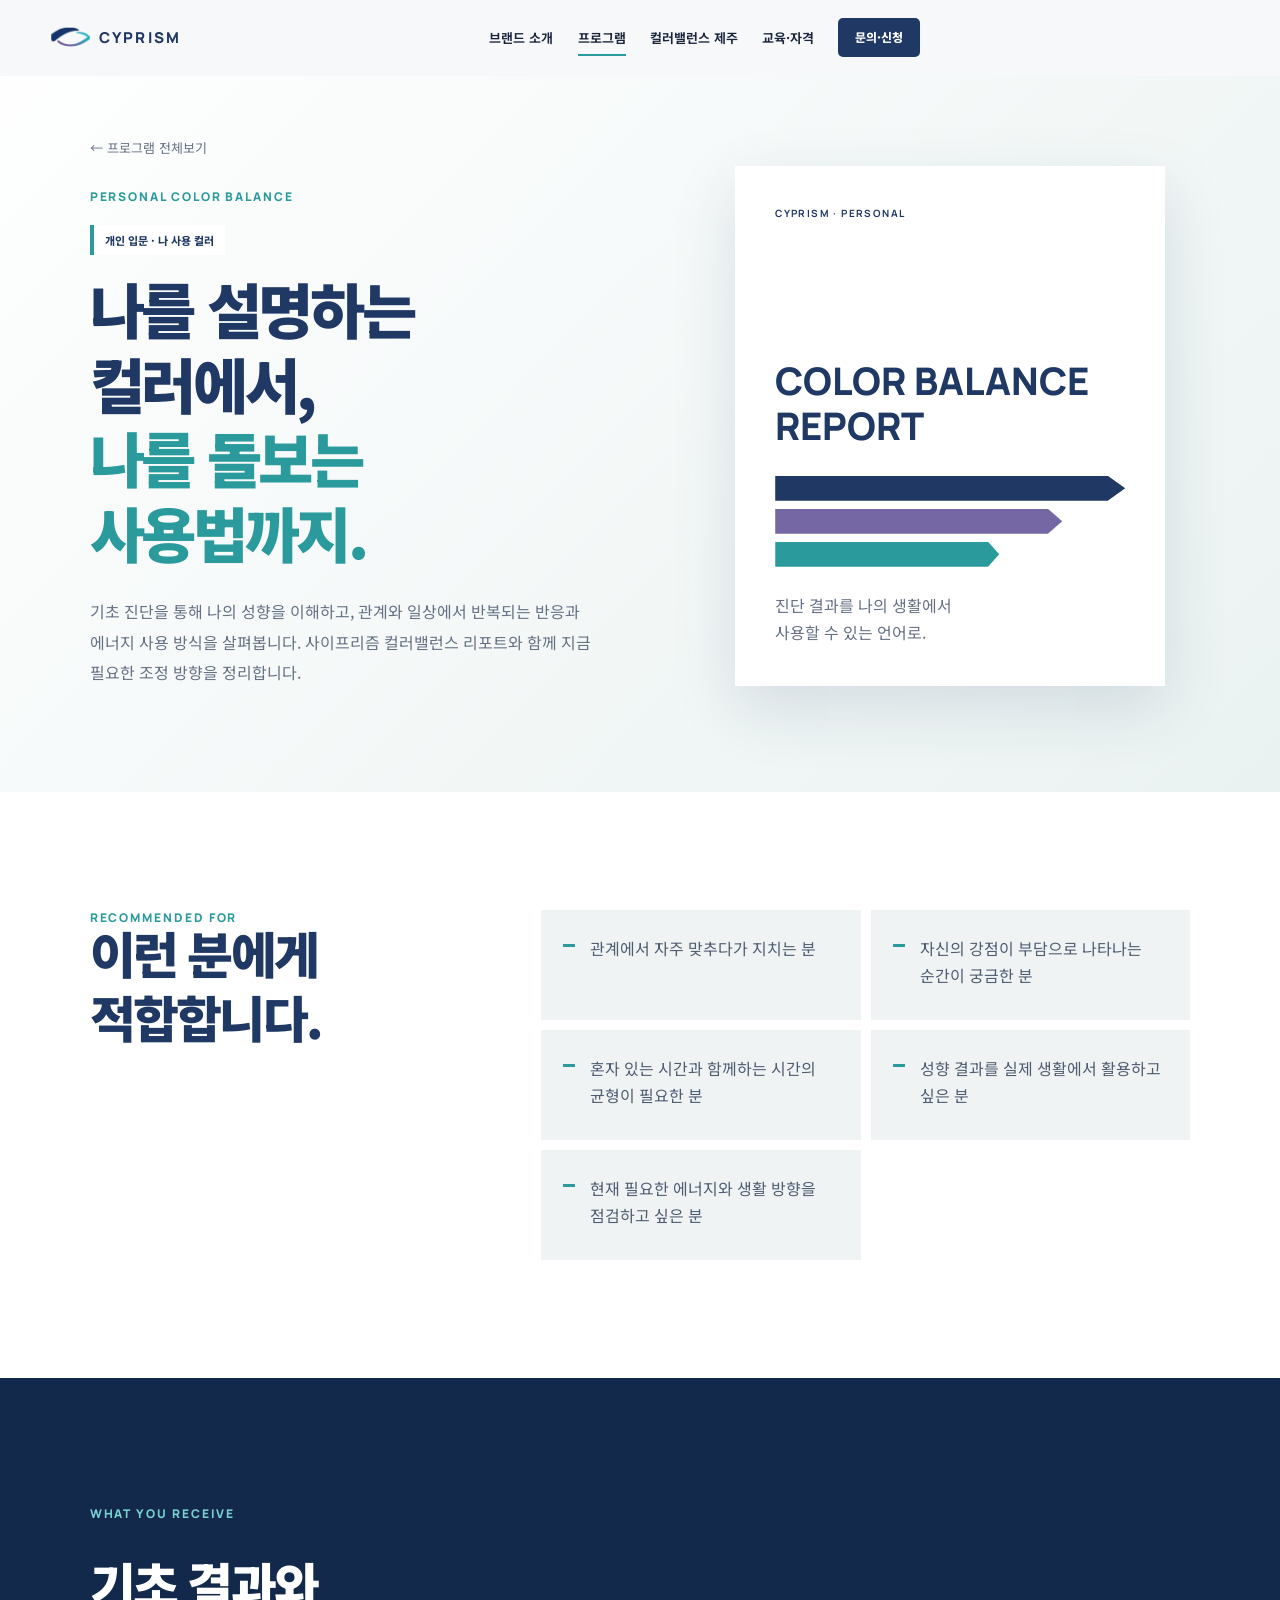
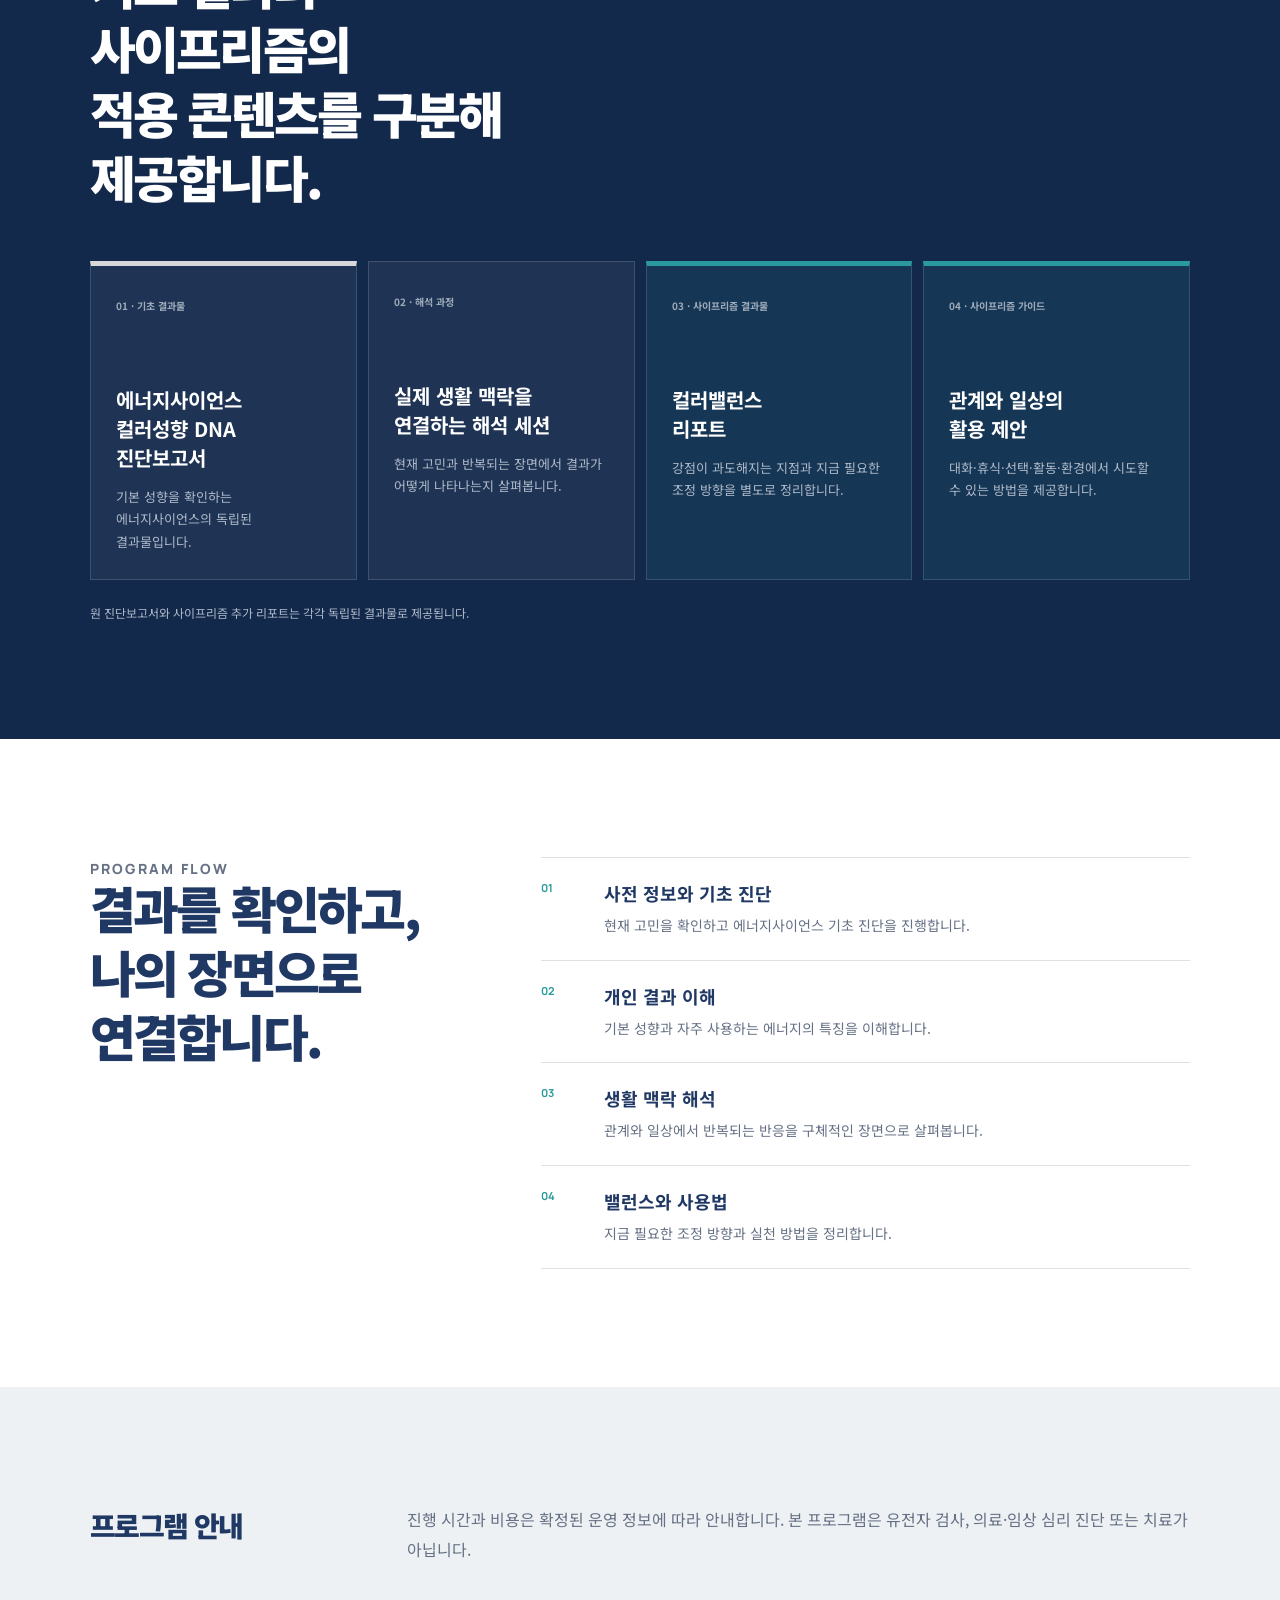
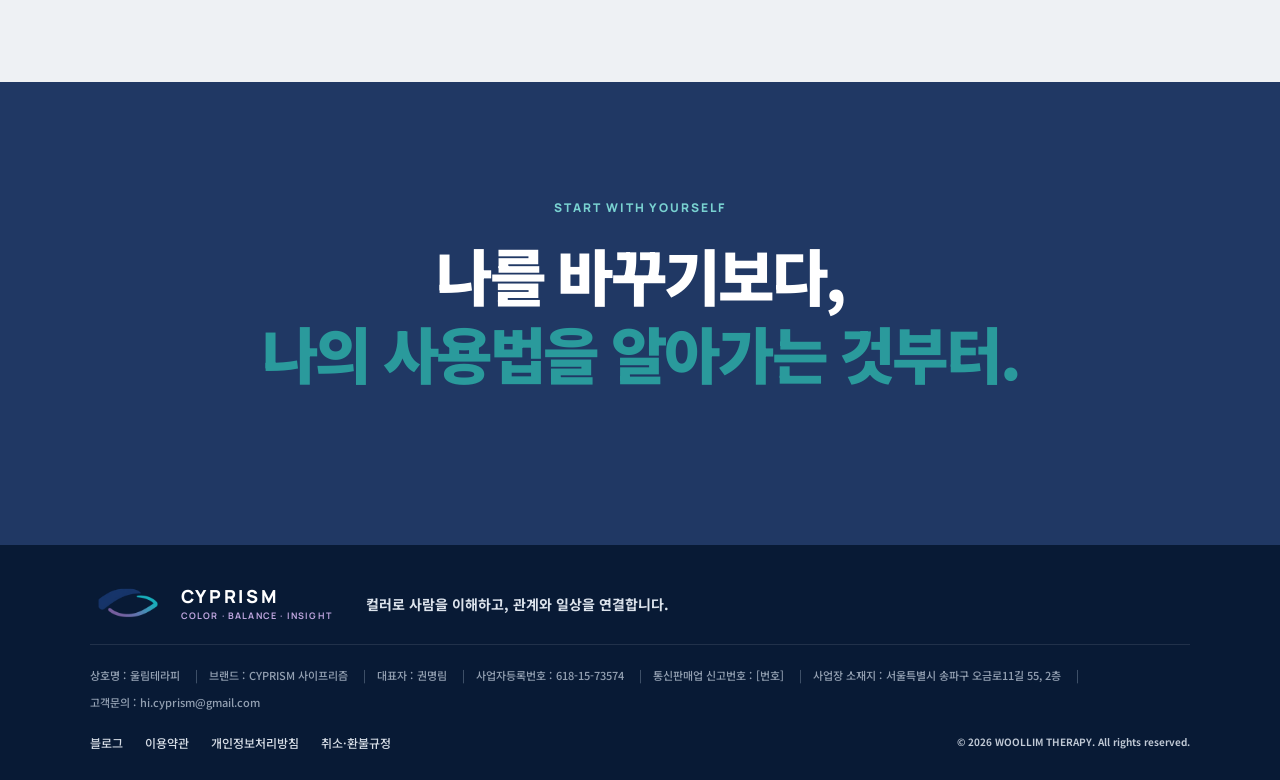
<file: personal.html>
<!doctype html><html lang="ko"><head>
  <link rel="icon" type="image/png" href="assets/cyprism-og-20260928.png?v=20260928">
  <link rel="shortcut icon" type="image/png" href="assets/cyprism-og-20260928.png?v=20260928">
  <link rel="apple-touch-icon" href="assets/cyprism-og-20260928.png?v=20260928"><meta charset="UTF-8"><meta name="viewport" content="width=device-width,initial-scale=1"><meta name="description" content="COLOR · BALANCE · INSIGHT. 진단 결과를 관계와 일상에서 사용할 수 있도록 연결하는 사이프리즘 개인 컬러밸런스"><title>나 사용 컬러 | 사이프리즘</title><link rel="preconnect" href="https://fonts.googleapis.com"><link rel="preconnect" href="https://fonts.gstatic.com" crossorigin><link href="https://fonts.googleapis.com/css2?family=Manrope:wght@500;600;700;800&family=Noto+Sans+KR:wght@400;500;600;700;800;900&display=swap" rel="stylesheet"><link rel="stylesheet" href="style.css"><script src="script.js" defer></script><meta property="og:type" content="website"><meta property="og:locale" content="ko_KR"><meta property="og:site_name" content="CYPRISM 사이프리즘"><meta property="og:title" content="나 사용 컬러 | 사이프리즘"><meta property="og:description" content="사이프리즘은 컬러성향을 통해 나의 반응과 사람 사이의 차이를 발견하고, 일상에서 사용할 선택과 대화로 연결합니다."><meta property="og:url" content="https://cyprism.github.io/color-balance/personal.html"><meta property="og:image" content="https://cyprism.github.io/color-balance/assets/cyprism-og-20260928.png"><meta property="og:image:type" content="image/png"><meta property="og:image:width" content="1200"><meta property="og:image:height" content="675"><meta property="og:image:alt" content="인디고와 터콰이즈의 서로 다른 컬러 흐름이 만나 균형을 이루는 사이프리즘 브랜드 이미지"><meta name="twitter:card" content="summary_large_image"><meta name="twitter:title" content="나 사용 컬러 | 사이프리즘"><meta name="twitter:description" content="컬러로 사람을 이해하고, 관계와 일상을 연결합니다."><meta name="twitter:image" content="https://cyprism.github.io/color-balance/assets/cyprism-og-20260928.png"></head><body>
<a class="skip-link" href="#main">본문 바로가기</a><header class="site-header"><a class="brand" href="index.html" aria-label="사이프리즘 홈, COLOR · BALANCE · INSIGHT"><span class="brand-symbol"><img src="assets/cyprism-logo.png" alt=""></span><span>CYPRISM</span><span class="sr-only">COLOR · BALANCE · INSIGHT</span></a><button class="menu-button" type="button" aria-label="메뉴 열기" aria-expanded="false"><span></span><span></span></button><nav class="site-nav" aria-label="주요 메뉴"><a href="index.html#about">브랜드 소개</a><a class="active" href="index.html#programs">프로그램</a><a href="jeju-balance.html">컬러밸런스 제주</a><a href="certification.html">교육·자격</a><button class="nav-inquiry-button" type="button" data-coming-soon>문의·신청</button></nav></header>
<main id="main"><section class="detail-hero personal-tone"><div class="detail-hero-copy reveal"><a class="back-link" href="index.html#programs">← 프로그램 전체보기</a><p class="eyebrow">PERSONAL COLOR BALANCE</p><span class="detail-badge">개인 입문 · 나 사용 컬러</span><h1>나를 설명하는 컬러에서,<br><em>나를 돌보는 사용법까지.</em></h1><p>기초 진단을 통해 나의 성향을 이해하고, 관계와 일상에서 반복되는 반응과 에너지 사용 방식을 살펴봅니다. 사이프리즘 컬러밸런스 리포트와 함께 지금 필요한 조정 방향을 정리합니다.</p></div><div class="report-visual reveal"><span>CYPRISM · PERSONAL</span><h2>COLOR BALANCE<br>REPORT</h2><div class="report-layers"><i></i><i></i><i></i></div><p>진단 결과를 나의 생활에서<br>사용할 수 있는 언어로.</p></div></section>
<section class="fit section"><div class="section-heading reveal"><p class="eyebrow">RECOMMENDED FOR</p><h2>이런 분에게<br>적합합니다.</h2></div><ul class="check-list reveal"><li>관계에서 자주 맞추다가 지치는 분</li><li>자신의 강점이 부담으로 나타나는 순간이 궁금한 분</li><li>혼자 있는 시간과 함께하는 시간의 균형이 필요한 분</li><li>성향 결과를 실제 생활에서 활용하고 싶은 분</li><li>현재 필요한 에너지와 생활 방향을 점검하고 싶은 분</li></ul></section>
<section class="deliverables section"><div class="section-heading light reveal"><p class="eyebrow">WHAT YOU RECEIVE</p><h2>기초 결과와 사이프리즘의<br>적용 콘텐츠를 구분해 제공합니다.</h2></div><div class="deliverable-grid"><article class="source reveal"><span>01 · 기초 결과물</span><h3>에너지사이언스<br>컬러성향 DNA 진단보고서</h3><p>기본 성향을 확인하는 에너지사이언스의 독립된 결과물입니다.</p></article><article class="reveal"><span>02 · 해석 과정</span><h3>실제 생활 맥락을<br>연결하는 해석 세션</h3><p>현재 고민과 반복되는 장면에서 결과가 어떻게 나타나는지 살펴봅니다.</p></article><article class="cyprism reveal"><span>03 · 사이프리즘 결과물</span><h3>컬러밸런스<br>리포트</h3><p>강점이 과도해지는 지점과 지금 필요한 조정 방향을 별도로 정리합니다.</p></article><article class="cyprism reveal"><span>04 · 사이프리즘 가이드</span><h3>관계와 일상의<br>활용 제안</h3><p>대화·휴식·선택·활동·환경에서 시도할 수 있는 방법을 제공합니다.</p></article></div><p class="rights-note">원 진단보고서와 사이프리즘 추가 리포트는 각각 독립된 결과물로 제공됩니다.</p></section>
<section class="detail-flow section"><div class="section-heading reveal"><p class="eyebrow">PROGRAM FLOW</p><h2>결과를 확인하고,<br>나의 장면으로 연결합니다.</h2></div><ol><li><b>01</b><div><h3>사전 정보와 기초 진단</h3><p>현재 고민을 확인하고 에너지사이언스 기초 진단을 진행합니다.</p></div></li><li><b>02</b><div><h3>개인 결과 이해</h3><p>기본 성향과 자주 사용하는 에너지의 특징을 이해합니다.</p></div></li><li><b>03</b><div><h3>생활 맥락 해석</h3><p>관계와 일상에서 반복되는 반응을 구체적인 장면으로 살펴봅니다.</p></div></li><li><b>04</b><div><h3>밸런스와 사용법</h3><p>지금 필요한 조정 방향과 실천 방법을 정리합니다.</p></div></li></ol></section>
<section class="page-notice section"><h2>프로그램 안내</h2><p>진행 시간과 비용은 확정된 운영 정보에 따라 안내합니다. 본 프로그램은 유전자 검사, 의료·임상 심리 진단 또는 치료가 아닙니다.</p></section><section class="detail-cta section"><p class="eyebrow">START WITH YOURSELF</p><h2>나를 바꾸기보다,<br><em>나의 사용법을 알아가는 것부터.</em></h2></section></main>
<footer class="site-footer unified-footer"><section class="footer-brand-block" aria-label="사이프리즘 브랜드"><a class="footer-brand-home" href="index.html" aria-label="사이프리즘 홈"><span class="footer-logo-crop"><img src="assets/cyprism-logo.png" alt=""></span><span><b>CYPRISM</b><small>COLOR · BALANCE · INSIGHT</small></span></a><p class="footer-brand-message">컬러로 사람을 이해하고, 관계와 일상을 연결합니다.</p></section><section class="footer-info" aria-label="사업자정보"><h2>사업자정보</h2><dl><div><dt>상호명</dt><dd>울림테라피</dd></div><div><dt>브랜드</dt><dd>CYPRISM 사이프리즘</dd></div><div><dt>대표자</dt><dd>권명림</dd></div><div><dt>사업자등록번호</dt><dd>618-15-73574</dd></div><div><dt>통신판매업 신고번호</dt><dd>[번호]</dd></div><div class="footer-address"><dt>사업장 소재지</dt><dd>서울특별시 송파구 오금로11길 55, 2층</dd></div><div><dt>고객문의</dt><dd>hi.cyprism@gmail.com</dd></div></dl></section><nav class="footer-links" aria-label="푸터 링크"><span class="footer-link-item">블로그</span><a href="terms.html">이용약관</a><a href="privacy.html">개인정보처리방침</a><a href="refund.html">취소·환불규정</a></nav><small class="footer-legal"><b>© 2026 WOOLLIM THERAPY. All rights reserved.</b></small></footer></body></html>
</file>
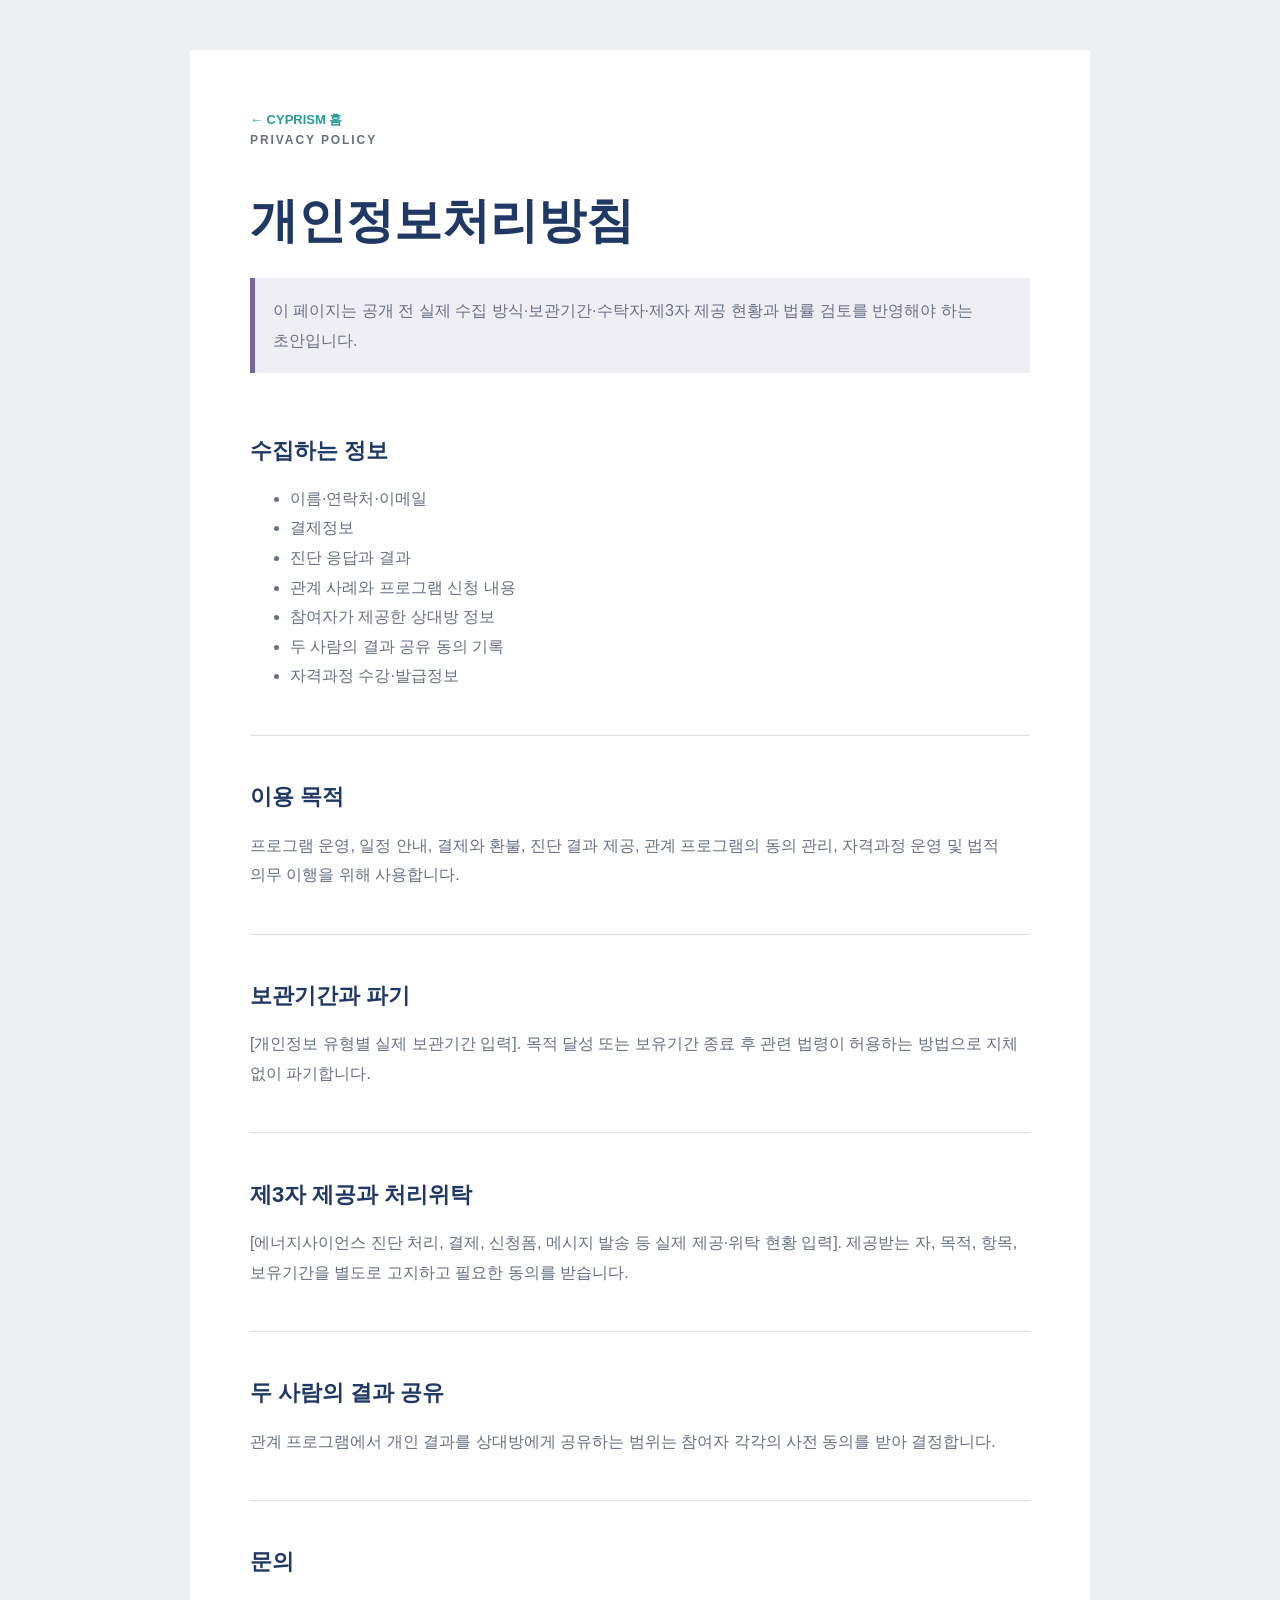
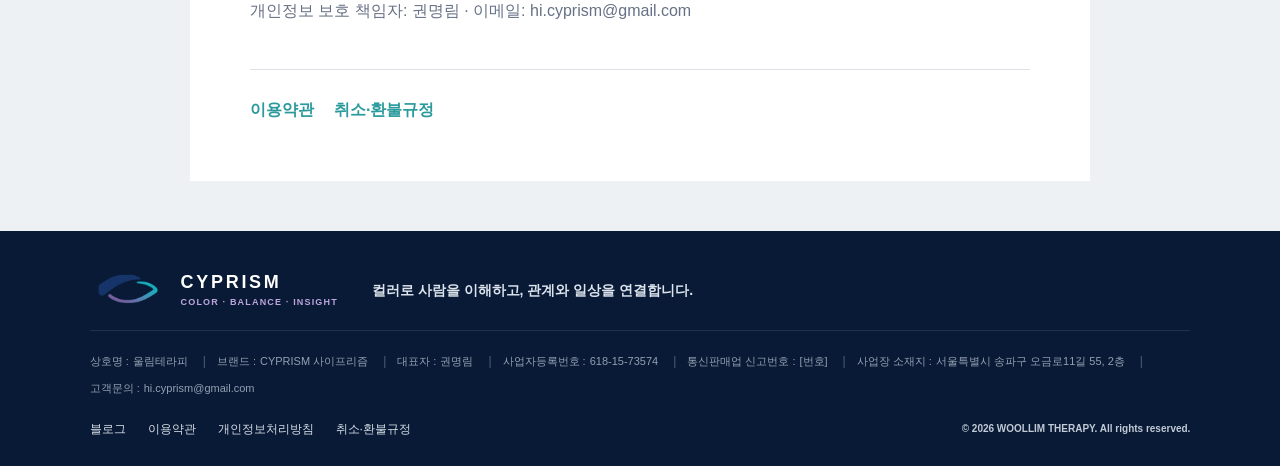
<file: privacy.html>
<!doctype html><html lang="ko"><head>
  <link rel="icon" type="image/png" href="assets/cyprism-og-20260928.png?v=20260928">
  <link rel="shortcut icon" type="image/png" href="assets/cyprism-og-20260928.png?v=20260928">
  <link rel="apple-touch-icon" href="assets/cyprism-og-20260928.png?v=20260928"><meta charset="UTF-8"><meta name="viewport" content="width=device-width,initial-scale=1"><title>개인정보처리방침 | 사이프리즘</title><link rel="stylesheet" href="style.css"><meta property="og:type" content="website"><meta property="og:locale" content="ko_KR"><meta property="og:site_name" content="CYPRISM 사이프리즘"><meta property="og:title" content="개인정보처리방침 | 사이프리즘"><meta property="og:description" content="사이프리즘은 컬러성향을 통해 나의 반응과 사람 사이의 차이를 발견하고, 일상에서 사용할 선택과 대화로 연결합니다."><meta property="og:url" content="https://cyprism.github.io/color-balance/privacy.html"><meta property="og:image" content="https://cyprism.github.io/color-balance/assets/cyprism-og-20260928.png"><meta property="og:image:type" content="image/png"><meta property="og:image:width" content="1200"><meta property="og:image:height" content="675"><meta property="og:image:alt" content="인디고와 터콰이즈의 서로 다른 컬러 흐름이 만나 균형을 이루는 사이프리즘 브랜드 이미지"><meta name="twitter:card" content="summary_large_image"><meta name="twitter:title" content="개인정보처리방침 | 사이프리즘"><meta name="twitter:description" content="컬러로 사람을 이해하고, 관계와 일상을 연결합니다."><meta name="twitter:image" content="https://cyprism.github.io/color-balance/assets/cyprism-og-20260928.png"></head><body class="policy-body"><main class="policy-page"><a href="index.html" class="policy-back">← CYPRISM 홈</a><p class="eyebrow">PRIVACY POLICY</p><h1>개인정보처리방침</h1><p class="policy-alert">이 페이지는 공개 전 실제 수집 방식·보관기간·수탁자·제3자 제공 현황과 법률 검토를 반영해야 하는 초안입니다.</p><section><h2>수집하는 정보</h2><ul><li>이름·연락처·이메일</li><li>결제정보</li><li>진단 응답과 결과</li><li>관계 사례와 프로그램 신청 내용</li><li>참여자가 제공한 상대방 정보</li><li>두 사람의 결과 공유 동의 기록</li><li>자격과정 수강·발급정보</li></ul></section><section><h2>이용 목적</h2><p>프로그램 운영, 일정 안내, 결제와 환불, 진단 결과 제공, 관계 프로그램의 동의 관리, 자격과정 운영 및 법적 의무 이행을 위해 사용합니다.</p></section><section><h2>보관기간과 파기</h2><p>[개인정보 유형별 실제 보관기간 입력]. 목적 달성 또는 보유기간 종료 후 관련 법령이 허용하는 방법으로 지체 없이 파기합니다.</p></section><section><h2>제3자 제공과 처리위탁</h2><p>[에너지사이언스 진단 처리, 결제, 신청폼, 메시지 발송 등 실제 제공·위탁 현황 입력]. 제공받는 자, 목적, 항목, 보유기간을 별도로 고지하고 필요한 동의를 받습니다.</p></section><section><h2>두 사람의 결과 공유</h2><p>관계 프로그램에서 개인 결과를 상대방에게 공유하는 범위는 참여자 각각의 사전 동의를 받아 결정합니다.</p></section><section><h2>문의</h2><p>개인정보 보호 책임자: 권명림 · 이메일: hi.cyprism@gmail.com</p></section><nav class="policy-links"><a href="terms.html">이용약관</a><a href="refund.html">취소·환불규정</a></nav></main><footer class="site-footer unified-footer"><section class="footer-brand-block" aria-label="사이프리즘 브랜드"><a class="footer-brand-home" href="index.html" aria-label="사이프리즘 홈"><span class="footer-logo-crop"><img src="assets/cyprism-logo.png" alt=""></span><span><b>CYPRISM</b><small>COLOR · BALANCE · INSIGHT</small></span></a><p class="footer-brand-message">컬러로 사람을 이해하고, 관계와 일상을 연결합니다.</p></section><section class="footer-info" aria-label="사업자정보"><h2>사업자정보</h2><dl><div><dt>상호명</dt><dd>울림테라피</dd></div><div><dt>브랜드</dt><dd>CYPRISM 사이프리즘</dd></div><div><dt>대표자</dt><dd>권명림</dd></div><div><dt>사업자등록번호</dt><dd>618-15-73574</dd></div><div><dt>통신판매업 신고번호</dt><dd>[번호]</dd></div><div class="footer-address"><dt>사업장 소재지</dt><dd>서울특별시 송파구 오금로11길 55, 2층</dd></div><div><dt>고객문의</dt><dd>hi.cyprism@gmail.com</dd></div></dl></section><nav class="footer-links" aria-label="푸터 링크"><span class="footer-link-item">블로그</span><a href="terms.html">이용약관</a><a href="privacy.html">개인정보처리방침</a><a href="refund.html">취소·환불규정</a></nav><small class="footer-legal"><b>© 2026 WOOLLIM THERAPY. All rights reserved.</b></small></footer></body></html>
</file>
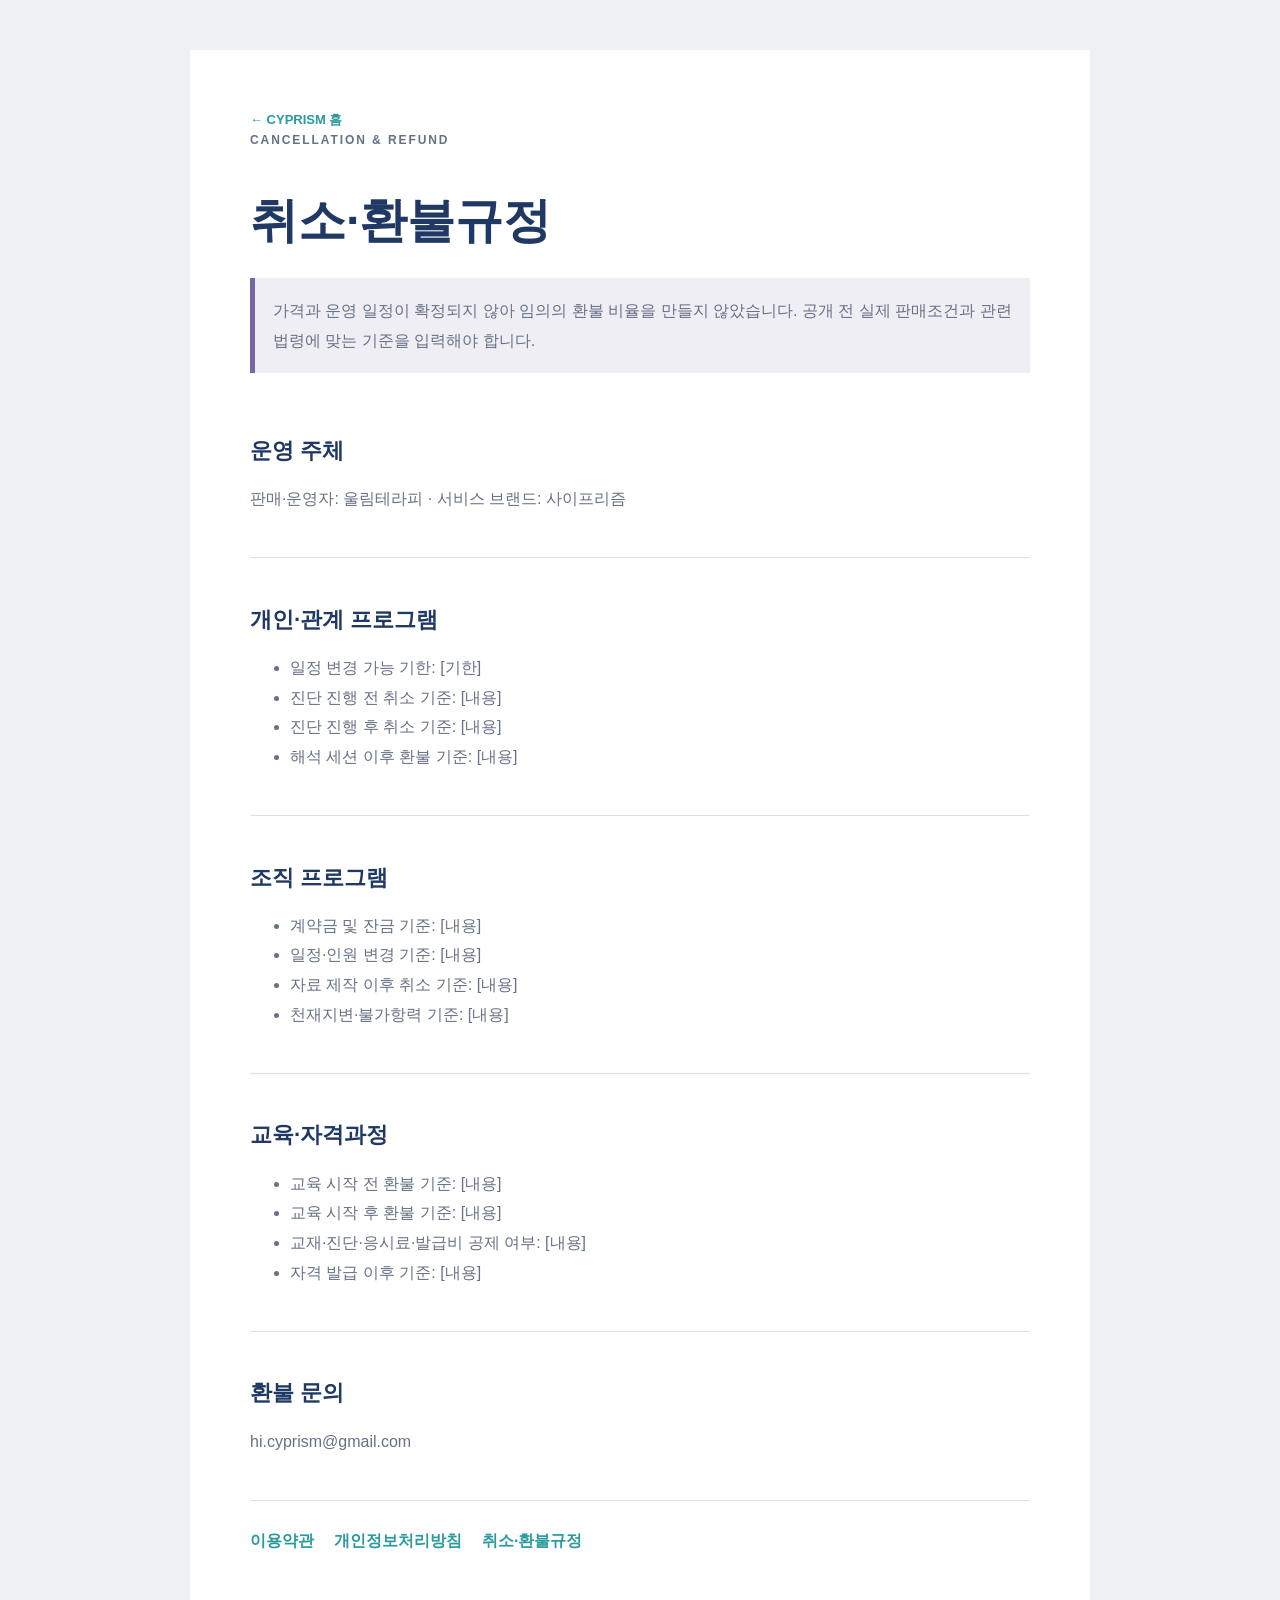
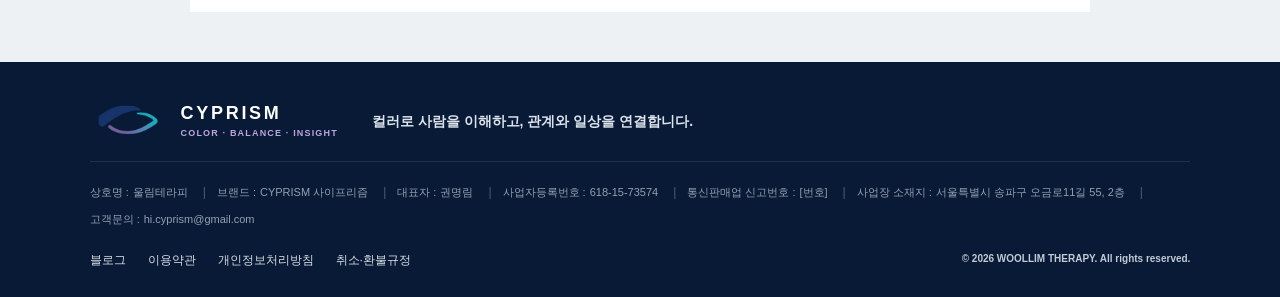
<file: refund.html>
<!doctype html><html lang="ko"><head>
  <link rel="icon" type="image/png" href="assets/cyprism-og-20260928.png?v=20260928">
  <link rel="shortcut icon" type="image/png" href="assets/cyprism-og-20260928.png?v=20260928">
  <link rel="apple-touch-icon" href="assets/cyprism-og-20260928.png?v=20260928"><meta charset="UTF-8"><meta name="viewport" content="width=device-width,initial-scale=1"><title>취소·환불규정 | 사이프리즘</title><link rel="stylesheet" href="style.css"><meta property="og:type" content="website"><meta property="og:locale" content="ko_KR"><meta property="og:site_name" content="CYPRISM 사이프리즘"><meta property="og:title" content="취소·환불규정 | 사이프리즘"><meta property="og:description" content="사이프리즘은 컬러성향을 통해 나의 반응과 사람 사이의 차이를 발견하고, 일상에서 사용할 선택과 대화로 연결합니다."><meta property="og:url" content="https://cyprism.github.io/color-balance/refund.html"><meta property="og:image" content="https://cyprism.github.io/color-balance/assets/cyprism-og-20260928.png"><meta property="og:image:type" content="image/png"><meta property="og:image:width" content="1200"><meta property="og:image:height" content="675"><meta property="og:image:alt" content="인디고와 터콰이즈의 서로 다른 컬러 흐름이 만나 균형을 이루는 사이프리즘 브랜드 이미지"><meta name="twitter:card" content="summary_large_image"><meta name="twitter:title" content="취소·환불규정 | 사이프리즘"><meta name="twitter:description" content="컬러로 사람을 이해하고, 관계와 일상을 연결합니다."><meta name="twitter:image" content="https://cyprism.github.io/color-balance/assets/cyprism-og-20260928.png"></head><body class="policy-body"><main class="policy-page"><a href="index.html" class="policy-back">← CYPRISM 홈</a><p class="eyebrow">CANCELLATION & REFUND</p><h1>취소·환불규정</h1><p class="policy-alert">가격과 운영 일정이 확정되지 않아 임의의 환불 비율을 만들지 않았습니다. 공개 전 실제 판매조건과 관련 법령에 맞는 기준을 입력해야 합니다.</p><section><h2>운영 주체</h2><p>판매·운영자: 울림테라피 · 서비스 브랜드: 사이프리즘</p></section><section><h2>개인·관계 프로그램</h2><ul><li>일정 변경 가능 기한: [기한]</li><li>진단 진행 전 취소 기준: [내용]</li><li>진단 진행 후 취소 기준: [내용]</li><li>해석 세션 이후 환불 기준: [내용]</li></ul></section><section><h2>조직 프로그램</h2><ul><li>계약금 및 잔금 기준: [내용]</li><li>일정·인원 변경 기준: [내용]</li><li>자료 제작 이후 취소 기준: [내용]</li><li>천재지변·불가항력 기준: [내용]</li></ul></section><section><h2>교육·자격과정</h2><ul><li>교육 시작 전 환불 기준: [내용]</li><li>교육 시작 후 환불 기준: [내용]</li><li>교재·진단·응시료·발급비 공제 여부: [내용]</li><li>자격 발급 이후 기준: [내용]</li></ul></section><section><h2>환불 문의</h2><p>hi.cyprism@gmail.com</p></section><nav class="policy-links"><a href="terms.html">이용약관</a><a href="privacy.html">개인정보처리방침</a><a href="refund.html">취소·환불규정</a></nav></main><footer class="site-footer unified-footer"><section class="footer-brand-block" aria-label="사이프리즘 브랜드"><a class="footer-brand-home" href="index.html" aria-label="사이프리즘 홈"><span class="footer-logo-crop"><img src="assets/cyprism-logo.png" alt=""></span><span><b>CYPRISM</b><small>COLOR · BALANCE · INSIGHT</small></span></a><p class="footer-brand-message">컬러로 사람을 이해하고, 관계와 일상을 연결합니다.</p></section><section class="footer-info" aria-label="사업자정보"><h2>사업자정보</h2><dl><div><dt>상호명</dt><dd>울림테라피</dd></div><div><dt>브랜드</dt><dd>CYPRISM 사이프리즘</dd></div><div><dt>대표자</dt><dd>권명림</dd></div><div><dt>사업자등록번호</dt><dd>618-15-73574</dd></div><div><dt>통신판매업 신고번호</dt><dd>[번호]</dd></div><div class="footer-address"><dt>사업장 소재지</dt><dd>서울특별시 송파구 오금로11길 55, 2층</dd></div><div><dt>고객문의</dt><dd>hi.cyprism@gmail.com</dd></div></dl></section><nav class="footer-links" aria-label="푸터 링크"><span class="footer-link-item">블로그</span><a href="terms.html">이용약관</a><a href="privacy.html">개인정보처리방침</a><a href="refund.html">취소·환불규정</a></nav><small class="footer-legal"><b>© 2026 WOOLLIM THERAPY. All rights reserved.</b></small></footer></body></html>
</file>
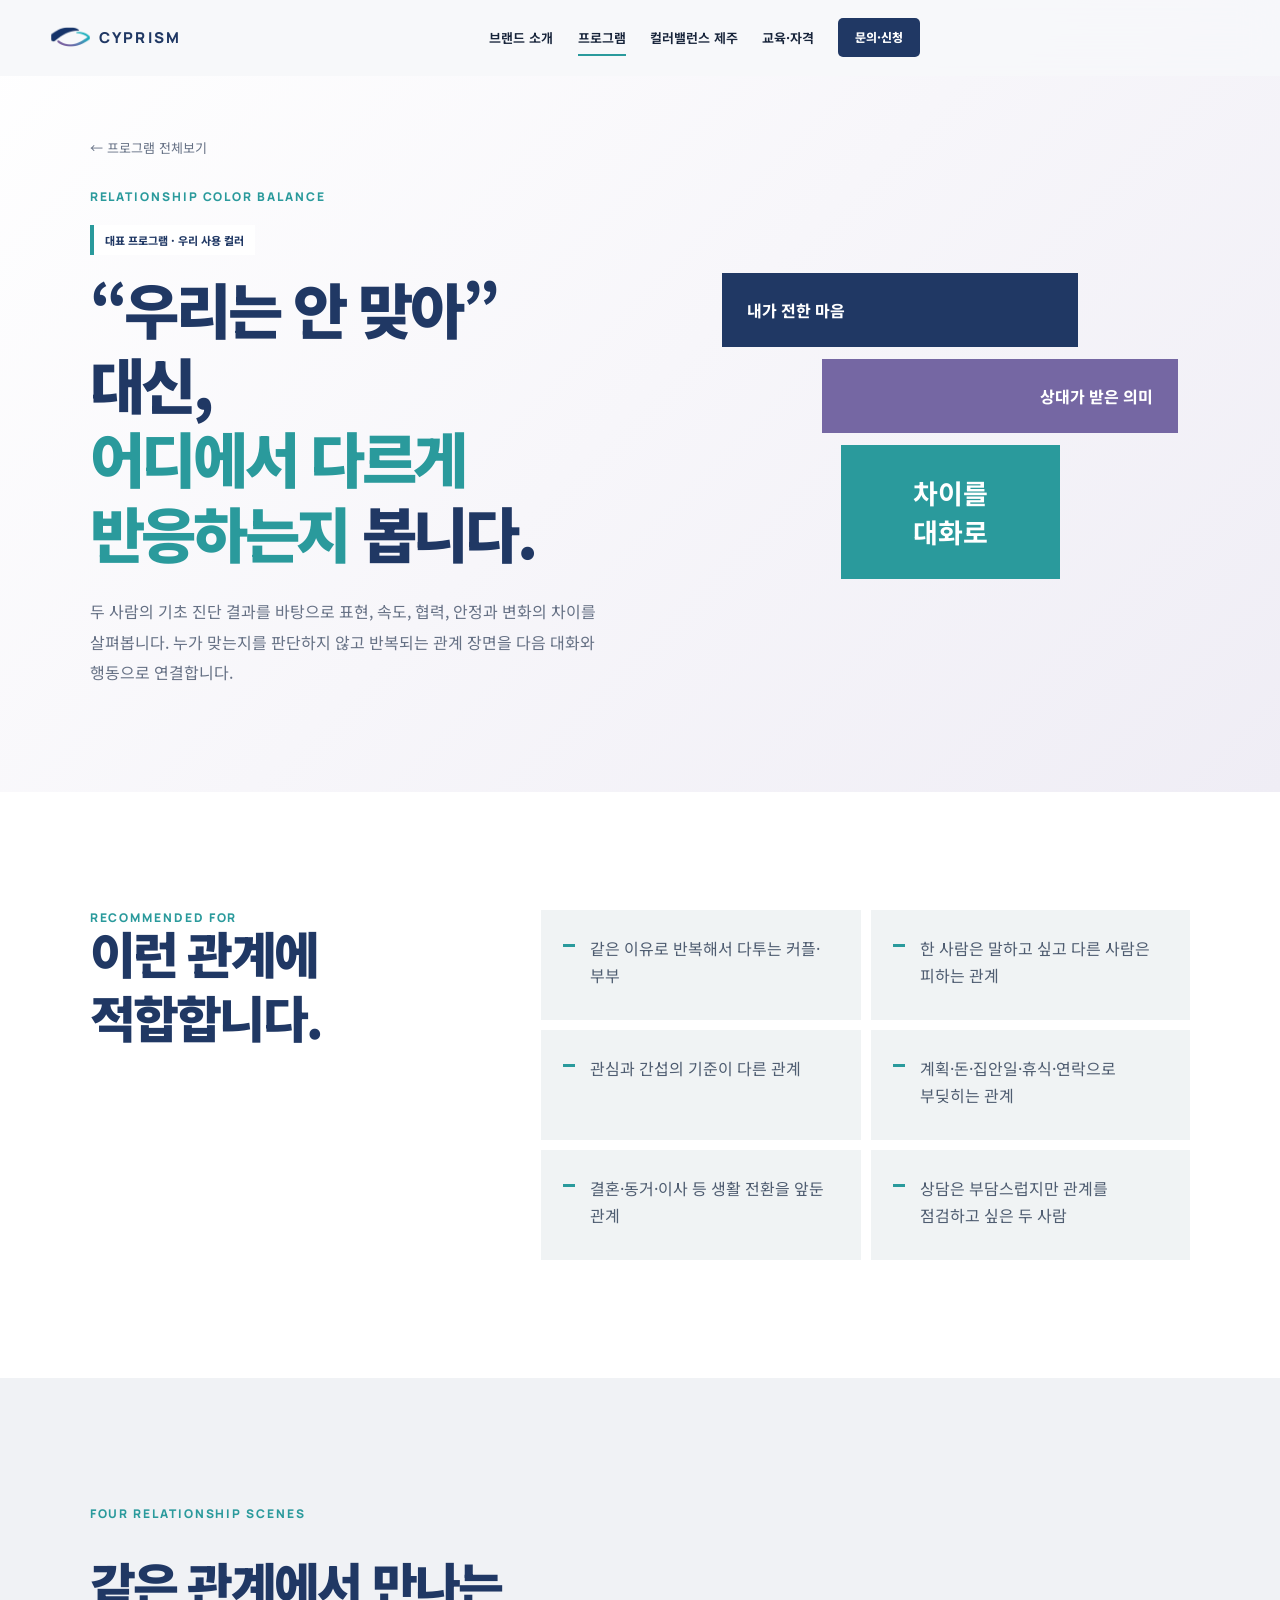
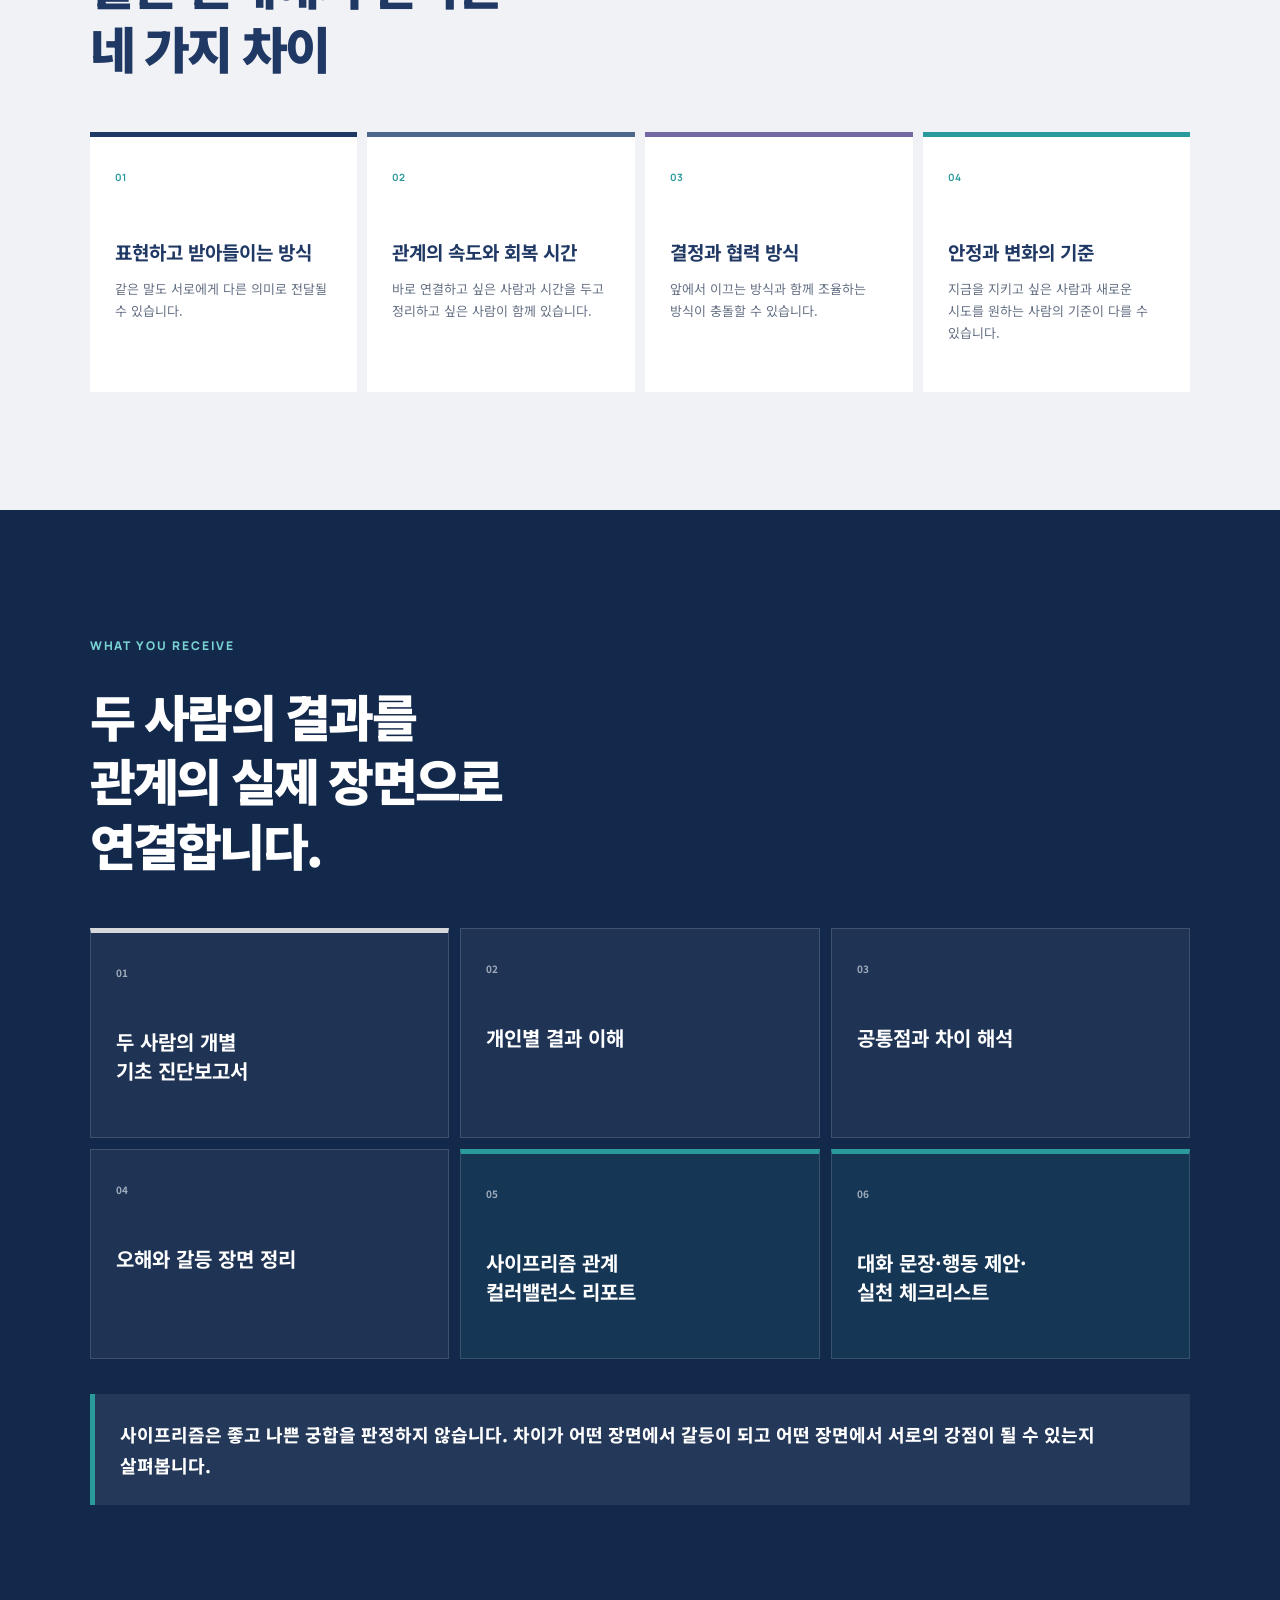
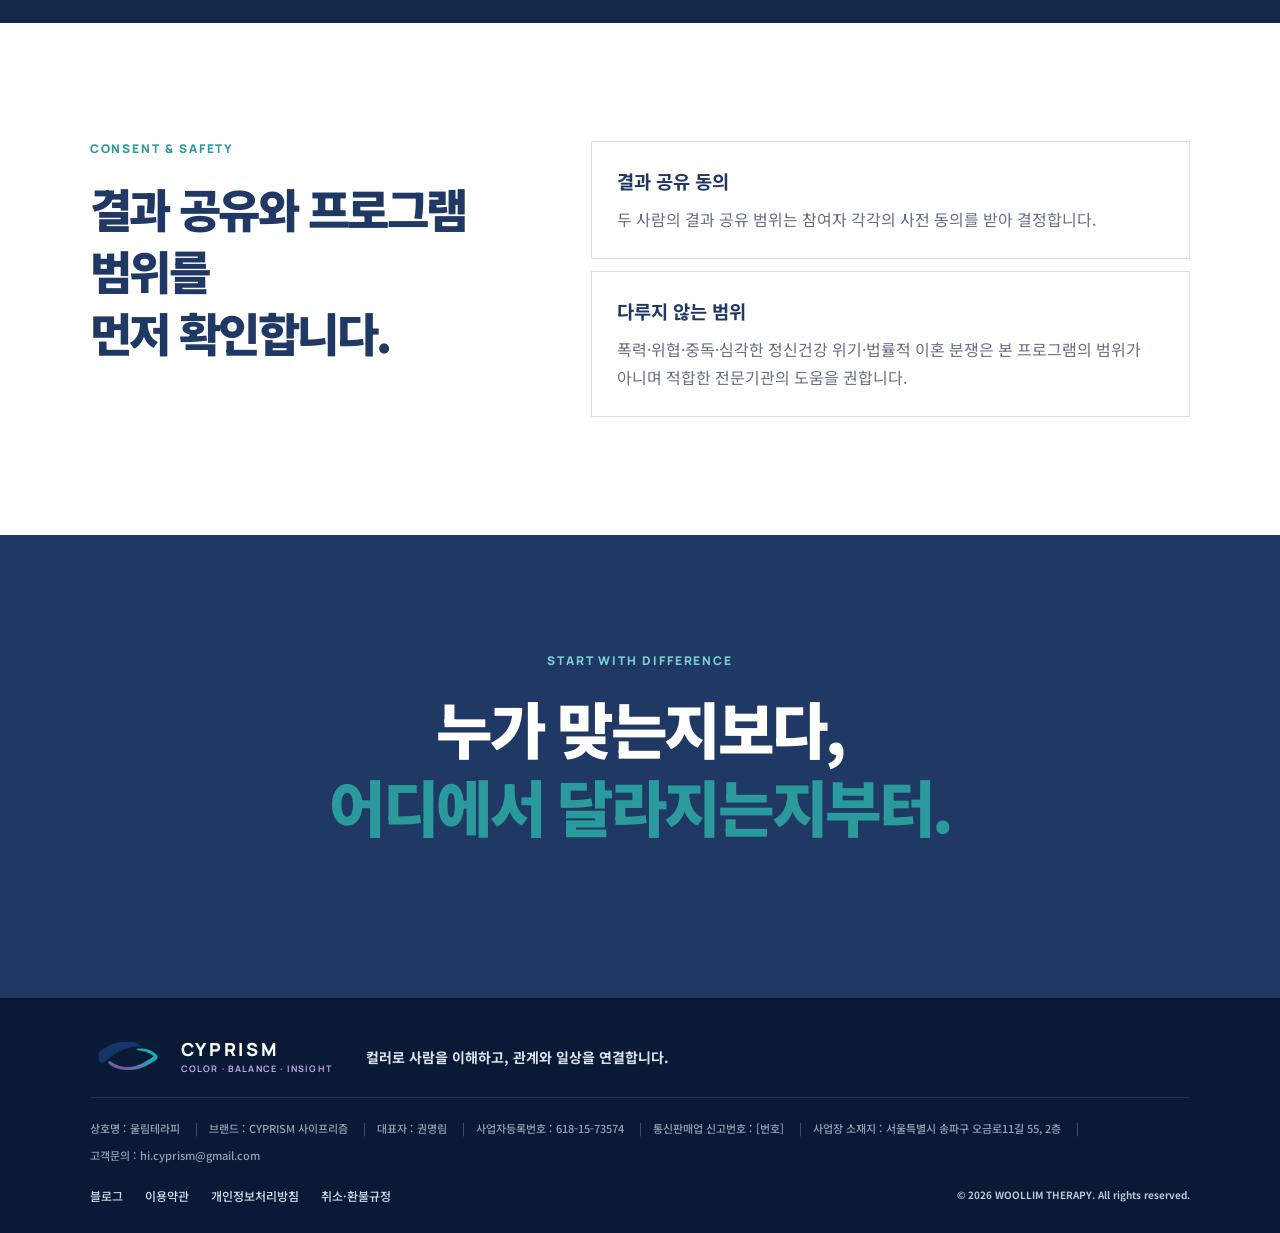
<file: relationship.html>
<!doctype html><html lang="ko"><head>
  <link rel="icon" type="image/png" href="assets/cyprism-og-20260928.png?v=20260928">
  <link rel="shortcut icon" type="image/png" href="assets/cyprism-og-20260928.png?v=20260928">
  <link rel="apple-touch-icon" href="assets/cyprism-og-20260928.png?v=20260928"><meta charset="UTF-8"><meta name="viewport" content="width=device-width,initial-scale=1"><meta name="description" content="COLOR · BALANCE · INSIGHT. 두 사람의 차이를 다음 대화와 행동으로 연결하는 사이프리즘 우리사이 컬러대화"><title>우리 사용 컬러 | 사이프리즘</title><link rel="preconnect" href="https://fonts.googleapis.com"><link rel="preconnect" href="https://fonts.gstatic.com" crossorigin><link href="https://fonts.googleapis.com/css2?family=Manrope:wght@500;600;700;800&family=Noto+Sans+KR:wght@400;500;600;700;800;900&display=swap" rel="stylesheet"><link rel="stylesheet" href="style.css"><script src="script.js" defer></script><meta property="og:type" content="website"><meta property="og:locale" content="ko_KR"><meta property="og:site_name" content="CYPRISM 사이프리즘"><meta property="og:title" content="우리 사용 컬러 | 사이프리즘"><meta property="og:description" content="사이프리즘은 컬러성향을 통해 나의 반응과 사람 사이의 차이를 발견하고, 일상에서 사용할 선택과 대화로 연결합니다."><meta property="og:url" content="https://cyprism.github.io/color-balance/relationship.html"><meta property="og:image" content="https://cyprism.github.io/color-balance/assets/cyprism-og-20260928.png"><meta property="og:image:type" content="image/png"><meta property="og:image:width" content="1200"><meta property="og:image:height" content="675"><meta property="og:image:alt" content="인디고와 터콰이즈의 서로 다른 컬러 흐름이 만나 균형을 이루는 사이프리즘 브랜드 이미지"><meta name="twitter:card" content="summary_large_image"><meta name="twitter:title" content="우리 사용 컬러 | 사이프리즘"><meta name="twitter:description" content="컬러로 사람을 이해하고, 관계와 일상을 연결합니다."><meta name="twitter:image" content="https://cyprism.github.io/color-balance/assets/cyprism-og-20260928.png"></head><body>
<a class="skip-link" href="#main">본문 바로가기</a><header class="site-header"><a class="brand" href="index.html" aria-label="사이프리즘 홈, COLOR · BALANCE · INSIGHT"><span class="brand-symbol"><img src="assets/cyprism-logo.png" alt=""></span><span>CYPRISM</span><span class="sr-only">COLOR · BALANCE · INSIGHT</span></a><button class="menu-button" type="button" aria-label="메뉴 열기" aria-expanded="false"><span></span><span></span></button><nav class="site-nav" aria-label="주요 메뉴"><a href="index.html#about">브랜드 소개</a><a class="active" href="index.html#programs">프로그램</a><a href="jeju-balance.html">컬러밸런스 제주</a><a href="certification.html">교육·자격</a><button class="nav-inquiry-button" type="button" data-coming-soon>문의·신청</button></nav></header>
<main id="main"><section class="detail-hero relationship-tone"><div class="detail-hero-copy reveal"><a class="back-link" href="index.html#programs">← 프로그램 전체보기</a><p class="eyebrow">RELATIONSHIP COLOR BALANCE</p><span class="detail-badge">대표 프로그램 · 우리 사용 컬러</span><h1>“우리는 안 맞아” 대신,<br><em>어디에서 다르게 반응하는지</em> 봅니다.</h1><p>두 사람의 기초 진단 결과를 바탕으로 표현, 속도, 협력, 안정과 변화의 차이를 살펴봅니다. 누가 맞는지를 판단하지 않고 반복되는 관계 장면을 다음 대화와 행동으로 연결합니다.</p></div><div class="dialogue-visual reveal"><span class="line-one">내가 전한 마음</span><span class="line-two">상대가 받은 의미</span><b>차이를<br>대화로</b></div></section>
<section class="fit section"><div class="section-heading reveal"><p class="eyebrow">RECOMMENDED FOR</p><h2>이런 관계에<br>적합합니다.</h2></div><ul class="check-list reveal"><li>같은 이유로 반복해서 다투는 커플·부부</li><li>한 사람은 말하고 싶고 다른 사람은 피하는 관계</li><li>관심과 간섭의 기준이 다른 관계</li><li>계획·돈·집안일·휴식·연락으로 부딪히는 관계</li><li>결혼·동거·이사 등 생활 전환을 앞둔 관계</li><li>상담은 부담스럽지만 관계를 점검하고 싶은 두 사람</li></ul></section>
<section class="four-scenes section"><div class="section-heading reveal"><p class="eyebrow">FOUR RELATIONSHIP SCENES</p><h2>같은 관계에서 만나는<br>네 가지 차이</h2></div><div class="four-grid"><article><span>01</span><h3>표현하고 받아들이는 방식</h3><p>같은 말도 서로에게 다른 의미로 전달될 수 있습니다.</p></article><article><span>02</span><h3>관계의 속도와 회복 시간</h3><p>바로 연결하고 싶은 사람과 시간을 두고 정리하고 싶은 사람이 함께 있습니다.</p></article><article><span>03</span><h3>결정과 협력 방식</h3><p>앞에서 이끄는 방식과 함께 조율하는 방식이 충돌할 수 있습니다.</p></article><article><span>04</span><h3>안정과 변화의 기준</h3><p>지금을 지키고 싶은 사람과 새로운 시도를 원하는 사람의 기준이 다를 수 있습니다.</p></article></div></section>
<section class="deliverables section"><div class="section-heading light reveal"><p class="eyebrow">WHAT YOU RECEIVE</p><h2>두 사람의 결과를<br>관계의 실제 장면으로 연결합니다.</h2></div><div class="deliverable-grid relation-six"><article class="source"><span>01</span><h3>두 사람의 개별<br>기초 진단보고서</h3></article><article><span>02</span><h3>개인별 결과 이해</h3></article><article><span>03</span><h3>공통점과 차이 해석</h3></article><article><span>04</span><h3>오해와 갈등 장면 정리</h3></article><article class="cyprism"><span>05</span><h3>사이프리즘 관계<br>컬러밸런스 리포트</h3></article><article class="cyprism"><span>06</span><h3>대화 문장·행동 제안·<br>실천 체크리스트</h3></article></div><blockquote class="relation-statement">사이프리즘은 좋고 나쁜 궁합을 판정하지 않습니다. 차이가 어떤 장면에서 갈등이 되고 어떤 장면에서 서로의 강점이 될 수 있는지 살펴봅니다.</blockquote></section>
<section class="consent-safety section"><div><p class="eyebrow">CONSENT & SAFETY</p><h2>결과 공유와 프로그램 범위를<br>먼저 확인합니다.</h2></div><div><article><h3>결과 공유 동의</h3><p>두 사람의 결과 공유 범위는 참여자 각각의 사전 동의를 받아 결정합니다.</p></article><article><h3>다루지 않는 범위</h3><p>폭력·위협·중독·심각한 정신건강 위기·법률적 이혼 분쟁은 본 프로그램의 범위가 아니며 적합한 전문기관의 도움을 권합니다.</p></article></div></section>
<section class="detail-cta section"><p class="eyebrow">START WITH DIFFERENCE</p><h2>누가 맞는지보다,<br><em>어디에서 달라지는지부터.</em></h2></section></main><footer class="site-footer unified-footer"><section class="footer-brand-block" aria-label="사이프리즘 브랜드"><a class="footer-brand-home" href="index.html" aria-label="사이프리즘 홈"><span class="footer-logo-crop"><img src="assets/cyprism-logo.png" alt=""></span><span><b>CYPRISM</b><small>COLOR · BALANCE · INSIGHT</small></span></a><p class="footer-brand-message">컬러로 사람을 이해하고, 관계와 일상을 연결합니다.</p></section><section class="footer-info" aria-label="사업자정보"><h2>사업자정보</h2><dl><div><dt>상호명</dt><dd>울림테라피</dd></div><div><dt>브랜드</dt><dd>CYPRISM 사이프리즘</dd></div><div><dt>대표자</dt><dd>권명림</dd></div><div><dt>사업자등록번호</dt><dd>618-15-73574</dd></div><div><dt>통신판매업 신고번호</dt><dd>[번호]</dd></div><div class="footer-address"><dt>사업장 소재지</dt><dd>서울특별시 송파구 오금로11길 55, 2층</dd></div><div><dt>고객문의</dt><dd>hi.cyprism@gmail.com</dd></div></dl></section><nav class="footer-links" aria-label="푸터 링크"><span class="footer-link-item">블로그</span><a href="terms.html">이용약관</a><a href="privacy.html">개인정보처리방침</a><a href="refund.html">취소·환불규정</a></nav><small class="footer-legal"><b>© 2026 WOOLLIM THERAPY. All rights reserved.</b></small></footer></body></html>
</file>
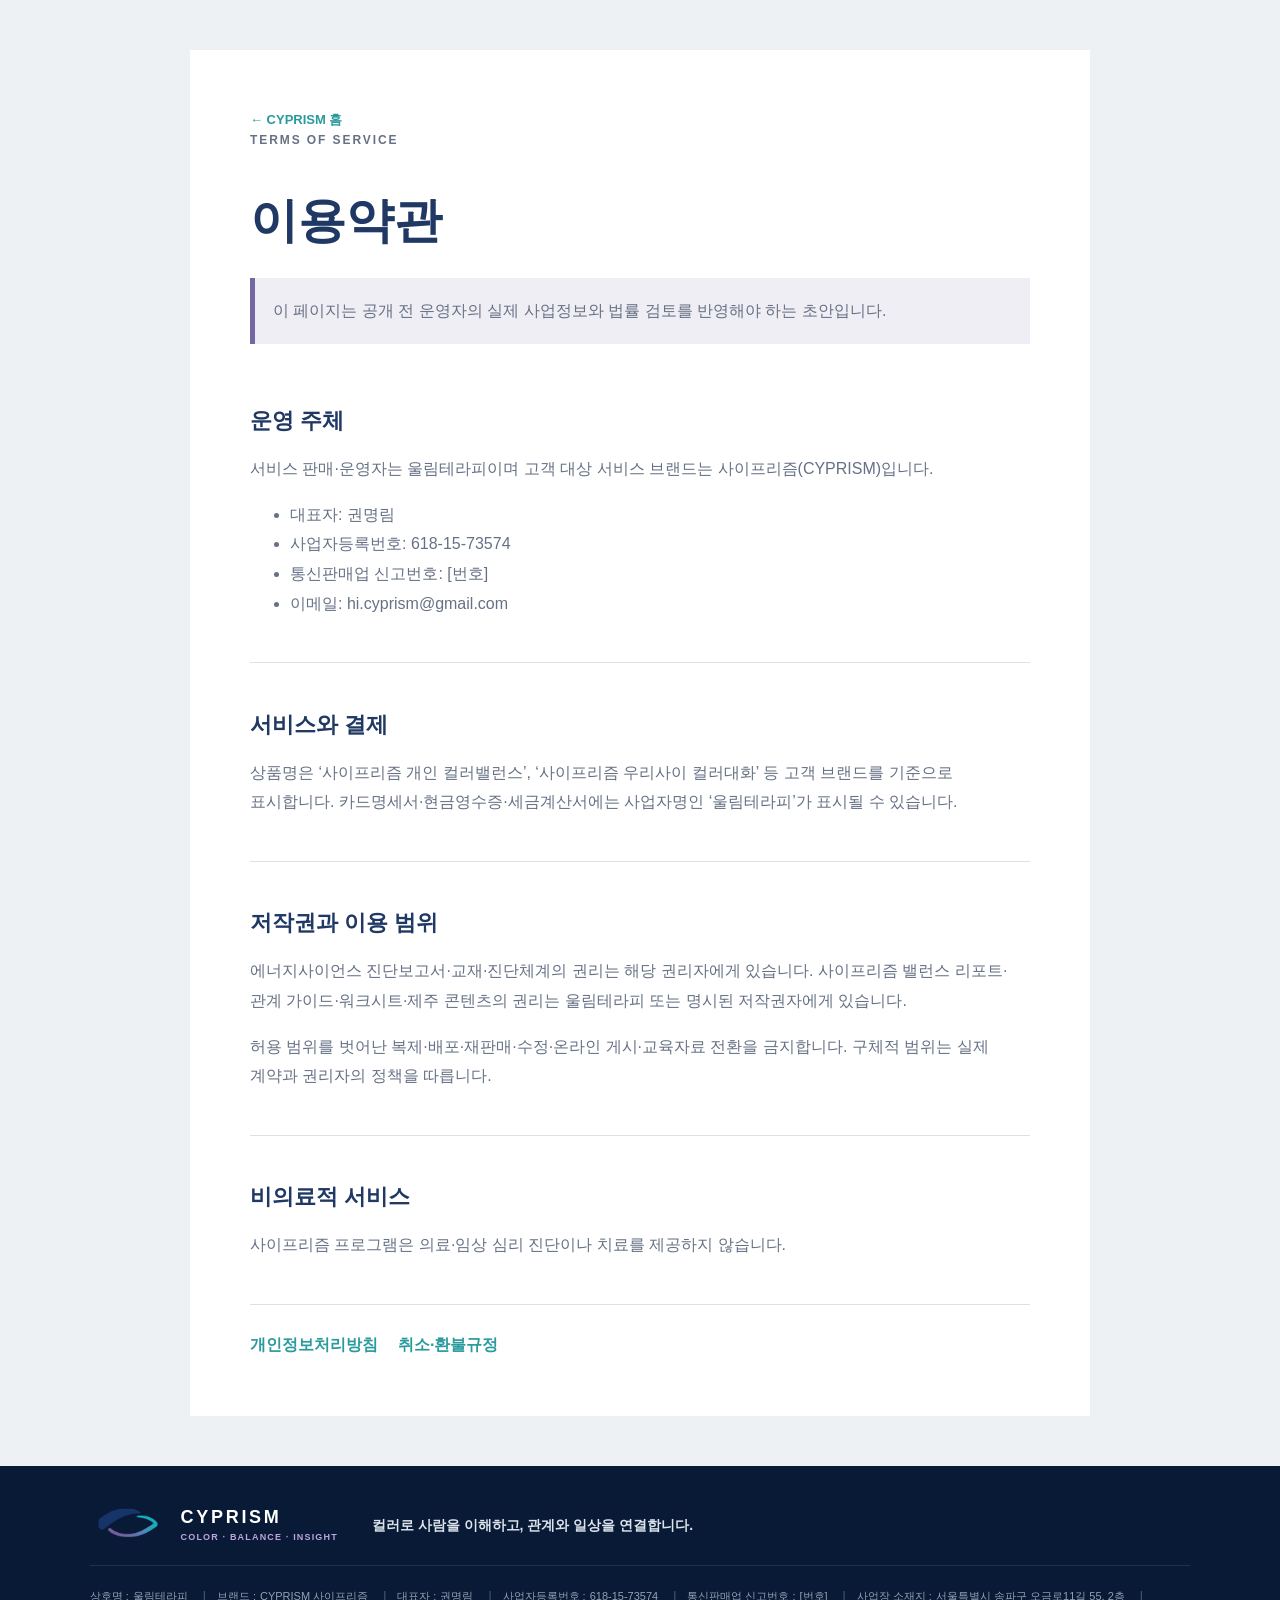
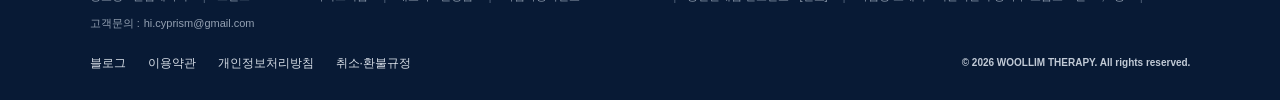
<file: terms.html>
<!doctype html><html lang="ko"><head>
  <link rel="icon" type="image/png" href="assets/cyprism-og-20260928.png?v=20260928">
  <link rel="shortcut icon" type="image/png" href="assets/cyprism-og-20260928.png?v=20260928">
  <link rel="apple-touch-icon" href="assets/cyprism-og-20260928.png?v=20260928"><meta charset="UTF-8"><meta name="viewport" content="width=device-width,initial-scale=1"><meta name="description" content="COLOR · BALANCE · INSIGHT. 사이프리즘 이용약관"><title>이용약관 | 사이프리즘</title><link rel="stylesheet" href="style.css"><meta property="og:type" content="website"><meta property="og:locale" content="ko_KR"><meta property="og:site_name" content="CYPRISM 사이프리즘"><meta property="og:title" content="이용약관 | 사이프리즘"><meta property="og:description" content="사이프리즘은 컬러성향을 통해 나의 반응과 사람 사이의 차이를 발견하고, 일상에서 사용할 선택과 대화로 연결합니다."><meta property="og:url" content="https://cyprism.github.io/color-balance/terms.html"><meta property="og:image" content="https://cyprism.github.io/color-balance/assets/cyprism-og-20260928.png"><meta property="og:image:type" content="image/png"><meta property="og:image:width" content="1200"><meta property="og:image:height" content="675"><meta property="og:image:alt" content="인디고와 터콰이즈의 서로 다른 컬러 흐름이 만나 균형을 이루는 사이프리즘 브랜드 이미지"><meta name="twitter:card" content="summary_large_image"><meta name="twitter:title" content="이용약관 | 사이프리즘"><meta name="twitter:description" content="컬러로 사람을 이해하고, 관계와 일상을 연결합니다."><meta name="twitter:image" content="https://cyprism.github.io/color-balance/assets/cyprism-og-20260928.png"></head><body class="policy-body"><main class="policy-page"><a href="index.html" class="policy-back">← CYPRISM 홈</a><p class="eyebrow">TERMS OF SERVICE</p><h1>이용약관</h1><p class="policy-alert">이 페이지는 공개 전 운영자의 실제 사업정보와 법률 검토를 반영해야 하는 초안입니다.</p><section><h2>운영 주체</h2><p>서비스 판매·운영자는 울림테라피이며 고객 대상 서비스 브랜드는 사이프리즘(CYPRISM)입니다.</p><ul><li>대표자: 권명림</li><li>사업자등록번호: 618-15-73574</li><li>통신판매업 신고번호: [번호]</li><li>이메일: hi.cyprism@gmail.com</li></ul></section><section><h2>서비스와 결제</h2><p>상품명은 ‘사이프리즘 개인 컬러밸런스’, ‘사이프리즘 우리사이 컬러대화’ 등 고객 브랜드를 기준으로 표시합니다. 카드명세서·현금영수증·세금계산서에는 사업자명인 ‘울림테라피’가 표시될 수 있습니다.</p></section><section><h2>저작권과 이용 범위</h2><p>에너지사이언스 진단보고서·교재·진단체계의 권리는 해당 권리자에게 있습니다. 사이프리즘 밸런스 리포트·관계 가이드·워크시트·제주 콘텐츠의 권리는 울림테라피 또는 명시된 저작권자에게 있습니다.</p><p>허용 범위를 벗어난 복제·배포·재판매·수정·온라인 게시·교육자료 전환을 금지합니다. 구체적 범위는 실제 계약과 권리자의 정책을 따릅니다.</p></section><section><h2>비의료적 서비스</h2><p>사이프리즘 프로그램은 의료·임상 심리 진단이나 치료를 제공하지 않습니다.</p></section><nav class="policy-links"><a href="privacy.html">개인정보처리방침</a><a href="refund.html">취소·환불규정</a></nav></main><footer class="site-footer unified-footer"><section class="footer-brand-block" aria-label="사이프리즘 브랜드"><a class="footer-brand-home" href="index.html" aria-label="사이프리즘 홈"><span class="footer-logo-crop"><img src="assets/cyprism-logo.png" alt=""></span><span><b>CYPRISM</b><small>COLOR · BALANCE · INSIGHT</small></span></a><p class="footer-brand-message">컬러로 사람을 이해하고, 관계와 일상을 연결합니다.</p></section><section class="footer-info" aria-label="사업자정보"><h2>사업자정보</h2><dl><div><dt>상호명</dt><dd>울림테라피</dd></div><div><dt>브랜드</dt><dd>CYPRISM 사이프리즘</dd></div><div><dt>대표자</dt><dd>권명림</dd></div><div><dt>사업자등록번호</dt><dd>618-15-73574</dd></div><div><dt>통신판매업 신고번호</dt><dd>[번호]</dd></div><div class="footer-address"><dt>사업장 소재지</dt><dd>서울특별시 송파구 오금로11길 55, 2층</dd></div><div><dt>고객문의</dt><dd>hi.cyprism@gmail.com</dd></div></dl></section><nav class="footer-links" aria-label="푸터 링크"><span class="footer-link-item">블로그</span><a href="terms.html">이용약관</a><a href="privacy.html">개인정보처리방침</a><a href="refund.html">취소·환불규정</a></nav><small class="footer-legal"><b>© 2026 WOOLLIM THERAPY. All rights reserved.</b></small></footer></body></html>
</file>
<file: style.css>
:root{--indigo:#203864;--indigo-2:#13294c;--teal:#2a9a9c;--violet:#7567a3;--silver:#d6d8dc;--ivory:#f7f8fa;--white:#fff;--ink:#17243a;--muted:#667185;--line:#dde1e6;--radius:22px;--shadow:0 22px 60px rgba(32,56,100,.13)}
*{box-sizing:border-box}html{scroll-behavior:smooth}body{margin:0;background:var(--ivory);color:var(--ink);font-family:Pretendard,"Noto Sans KR",Arial,sans-serif;word-break:keep-all;overflow-x:hidden}body.menu-open{overflow:hidden}a{color:inherit;text-decoration:none}button,input{font:inherit}button{color:inherit}.skip-link{position:fixed;top:-60px;left:18px;z-index:1000;padding:11px 16px;background:var(--indigo);color:#fff}.skip-link:focus{top:14px}.eyebrow{margin:0 0 20px;color:var(--teal);font:800 12px/1.3 Manrope,sans-serif;letter-spacing:.16em}.section{padding:118px clamp(22px,7vw,108px)}em{color:var(--teal);font-style:normal}.reveal{opacity:0;transform:translateY(24px);transition:opacity .72s ease,transform .72s ease}.reveal.visible{opacity:1;transform:none}
.site-header{position:fixed;inset:0 0 auto;z-index:100;height:76px;display:grid;grid-template-columns:auto 1fr auto;align-items:center;gap:35px;padding:0 clamp(20px,4vw,66px);background:rgba(247,248,250,.91);border-bottom:1px solid transparent;backdrop-filter:blur(18px);transition:.25s}.site-header.scrolled{height:66px;border-color:rgba(32,56,100,.1);box-shadow:0 8px 25px rgba(32,56,100,.05)}.brand{display:flex;align-items:center;gap:9px;width:max-content;color:var(--indigo);font:800 15px Manrope,sans-serif;letter-spacing:.14em}.brand-symbol{position:relative;width:39px;height:21px;overflow:hidden}.brand-symbol img{position:absolute;width:61px;height:auto;left:-11px;top:-28px}.site-nav{justify-self:center;display:flex;align-items:center;gap:clamp(14px,1.9vw,29px);font-size:13px;font-weight:650}.site-nav a{position:relative;padding:10px 0}.site-nav a:after{content:"";position:absolute;left:0;right:100%;bottom:1px;height:2px;background:var(--teal);transition:.22s}.site-nav a:hover:after,.site-nav a.active:after{right:0}.site-nav .sub-nav{color:var(--violet);font-size:12px}.header-cta{justify-self:end;padding:11px 18px;border:0;border-radius:5px;background:var(--indigo);color:#fff;font-size:12px;font-weight:750;cursor:pointer;transition:.22s}.header-cta:hover{background:var(--teal);transform:translateY(-2px)}.menu-button{display:none}
.hero{min-height:100vh;display:grid;grid-template-columns:1.04fr .96fr;align-items:center;gap:clamp(45px,7vw,110px);padding:130px clamp(24px,6vw,92px) 70px;background:linear-gradient(135deg,#fff 0%,var(--ivory) 64%,#edf4f4 100%)}.hero h1,.section h2,.detail-hero h1,.jeju-hero h1,.education-hero h1{margin:0;color:var(--indigo);font-weight:900;letter-spacing:-.055em}.hero h1{font-size:clamp(44px,5vw,73px);line-height:1.2}.hero-description{max-width:680px;margin:28px 0 32px;color:var(--muted);font-size:clamp(15px,1.3vw,18px);line-height:1.9}.hero-actions{display:flex;flex-wrap:wrap;gap:11px}.button{min-height:52px;display:inline-flex;align-items:center;justify-content:center;gap:22px;padding:0 24px;border:1px solid transparent;border-radius:5px;font-weight:750;cursor:pointer;transition:.23s}.button-primary{background:var(--indigo);color:#fff}.button-primary:hover{background:var(--teal);transform:translateY(-3px);box-shadow:0 12px 28px rgba(42,154,156,.2)}.button-ghost{border-color:#cbd1d9;background:transparent}.button-ghost:hover{border-color:var(--teal);color:var(--teal)}.trust-line{display:flex;gap:23px;margin-top:39px;color:#768195;font-size:12px}.trust-line span{display:flex;align-items:center;gap:8px}.trust-line span:before{content:"";width:18px;height:2px;background:var(--teal)}
.hero-system{min-height:575px;display:flex;flex-direction:column;justify-content:center;padding:45px;background:linear-gradient(150deg,#e8efef,#f1edf5);border-radius:5px;overflow:hidden}.hero-logo-window{position:relative;width:76%;height:230px;margin:0 auto 36px;overflow:hidden}.hero-logo-window img{position:absolute;width:108%;height:auto;left:-4%;top:-73%}.flow-layers{display:flex;flex-direction:column;gap:7px}.flow-layers div{height:58px;display:flex;align-items:center;gap:18px;padding:0 22px;color:#fff;background:var(--indigo);clip-path:polygon(0 0,95% 0,100% 50%,95% 100%,0 100%,2% 50%)}.flow-layers div:nth-child(2){width:88%;margin-left:8%;background:#38577c}.flow-layers div:nth-child(3){width:76%;margin-left:17%;background:var(--violet)}.flow-layers div:nth-child(4){width:64%;margin-left:26%;background:var(--teal)}.flow-layers b{font:700 10px Manrope,sans-serif;opacity:.72}.flow-layers span{font-size:14px;font-weight:750}
.section-heading{display:grid;grid-template-columns:1fr 1.1fr;gap:55px;align-items:end;margin-bottom:52px}.section-heading .eyebrow{grid-column:1/-1;margin-bottom:-26px}.section-heading h2{font-size:clamp(37px,3.9vw,59px);line-height:1.29}.section-heading>p:last-child{margin:0;color:var(--muted);line-height:1.85}.scenes{background:#fff}.scene-cards{display:grid;grid-template-columns:repeat(3,1fr);gap:14px}.scene-cards article{min-height:330px;padding:30px;border:1px solid var(--line);background:var(--ivory)}.scene-cards span{color:var(--teal);font-size:11px;font-weight:800}.scene-cards h3{margin:55px 0 16px;color:var(--indigo);font-size:21px;line-height:1.5}.scene-cards p{margin:0;color:var(--muted);font-size:14px;line-height:1.85}
.manifesto{display:grid;grid-template-columns:.55fr 1.45fr;gap:8vw;background:var(--indigo);color:#fff}.manifesto-label{font:700 11px Manrope,sans-serif;letter-spacing:.15em;color:#83d2d2}.manifesto h2{color:#fff;font-size:clamp(39px,4.4vw,65px);line-height:1.3}.manifesto-copy>p{max-width:820px;margin:30px 0;color:#c0cad9;font-size:16px;line-height:1.95}.manifesto blockquote{margin:55px 0 0;padding-left:27px;border-left:3px solid var(--teal);font-size:clamp(22px,2.4vw,34px);font-weight:800;line-height:1.55}
.programs{background:#0e2344;color:#fff}.section-heading.light h2{color:#fff}.section-heading.light .eyebrow{color:#79d2d1}.section-heading.light>p:last-child{color:#adb9c9}.program-grid{display:grid;grid-template-columns:1.16fr .94fr .78fr;gap:14px;align-items:stretch}.program-card{min-height:455px;padding:30px;display:flex;flex-direction:column;border:1px solid rgba(255,255,255,.14);background:rgba(255,255,255,.055);transition:.28s}.program-card.featured{background:linear-gradient(145deg,rgba(42,154,156,.23),rgba(255,255,255,.06));border-color:rgba(83,195,195,.56)}.program-card.compact{min-height:405px;align-self:end}.program-card:hover{transform:translateY(-7px);border-color:#64c2c2}.program-card .tag{width:max-content;max-width:100%;padding:7px 10px;border:1px solid rgba(255,255,255,.19);color:#b8c4d3;font-size:10px}.program-card .problem{margin:34px 0 10px;color:#70cfce;font-size:13px;font-weight:700}.program-card h3{margin:0 0 5px;font-size:29px}.program-card h4{margin:0 0 22px;color:#c6d0dd;font-size:16px}.program-card>p:not(.problem){margin:0;color:#abb7c8;line-height:1.8;font-size:14px}.program-card a{display:flex;justify-content:space-between;margin-top:auto;color:#78d4d2;font-size:13px;font-weight:750}
.differences{display:grid;grid-template-columns:.76fr 1.24fr;gap:8vw;background:#fff}.difference-rows article{display:grid;grid-template-columns:55px 1fr;gap:15px;align-items:center;padding:23px 0;border-top:1px solid var(--line)}.difference-rows article:nth-child(4){border-bottom:1px solid var(--line)}.difference-rows b{color:var(--teal);font:700 11px Manrope,sans-serif}.difference-rows h3{margin:0;color:var(--indigo);font-size:19px}.difference-rows>p{margin:28px 0 16px;color:var(--muted);line-height:1.8}.difference-rows>a{color:var(--teal);font-size:13px;font-weight:800}
.jeju-preview{display:grid;grid-template-columns:1fr 1.25fr;gap:8vw;background:linear-gradient(135deg,#eaf1ef,#f6f6f3)}.jeju-intro h2{font-size:clamp(39px,4.4vw,64px);line-height:1.28}.jeju-intro>p:last-child{margin:28px 0 0;color:var(--muted);line-height:1.9}.jeju-cards{display:grid;grid-template-columns:repeat(3,1fr);gap:10px;align-content:center}.jeju-cards article{min-height:285px;padding:25px;background:rgba(255,255,255,.72);border-top:5px solid var(--indigo)}.jeju-cards article:nth-child(2){border-color:var(--teal)}.jeju-cards article:nth-child(3){border-color:var(--violet)}.jeju-cards span{color:#8993a2;font:700 10px Manrope,sans-serif}.jeju-cards h3{margin:55px 0 14px;color:var(--indigo);font-size:19px}.jeju-cards p{margin:0;color:var(--muted);font-size:13px;line-height:1.75}.jeju-cards>a{grid-column:1/-1;margin-top:15px;color:var(--teal);font-size:13px;font-weight:800}
.process{background:#fff}.process-steps{display:grid;grid-template-columns:repeat(4,1fr);margin:0;padding:0;border-top:1px solid var(--line);border-bottom:1px solid var(--line);list-style:none}.process-steps li{min-height:275px;padding:28px;border-right:1px solid var(--line)}.process-steps li:last-child{border:0}.process-steps span{color:var(--teal);font:700 11px Manrope,sans-serif}.process-steps h3{margin:48px 0 14px;color:var(--indigo);font-size:22px}.process-steps p{margin:0;color:var(--muted);font-size:14px;line-height:1.75}
.analysis-basis{display:grid;grid-template-columns:.72fr 1.28fr;gap:8vw;background:#eef1f5}.basis-label h2{font-size:clamp(38px,4vw,59px);line-height:1.28}.basis-copy>p{margin:0 0 18px;color:#4f5d72;font-size:16px;line-height:1.9}.source-box{display:flex;justify-content:space-between;gap:20px;margin:32px 0 20px;padding:22px;border-left:5px solid var(--violet);background:#fff}.source-box strong{color:var(--violet)}.source-box span{color:var(--teal);font-size:12px;font-weight:750}.basis-copy small{display:block;color:#778194;line-height:1.7}
.expert{display:grid;grid-template-columns:.62fr 1.38fr;gap:8vw;align-items:center;background:#fff}.expert-portrait{position:relative;max-width:360px;justify-self:center;padding:13px;background:var(--ivory);box-shadow:var(--shadow)}.expert-portrait img{display:block;width:100%;aspect-ratio:.76;object-fit:cover;object-position:center}.expert-portrait span{display:block;padding:14px 5px 4px;color:var(--indigo);font:700 9px Manrope,sans-serif;letter-spacing:.14em;text-align:center}.expert-copy h2{font-size:clamp(40px,4.3vw,63px)}.expert-copy blockquote{margin:24px 0;padding:19px 0;border-top:1px solid var(--line);border-bottom:1px solid var(--line);color:var(--indigo);font-size:20px;font-weight:800;line-height:1.65}.expert-copy>p:not(.eyebrow){color:var(--muted);line-height:1.9}.expert-copy ul{margin:24px 0 0;padding:0;list-style:none}.expert-copy li{position:relative;padding:11px 0 11px 20px;border-top:1px solid var(--line);color:#566277;font-size:13px}.expert-copy li:before{content:"";position:absolute;left:0;top:19px;width:9px;height:2px;background:var(--teal)}
.pro-banner{display:grid;grid-template-columns:1.4fr auto;align-items:end;gap:55px;background:#edf1f4}.pro-banner h2{font-size:clamp(31px,3.3vw,49px);line-height:1.35}.pro-banner p:last-child{max-width:800px;margin:24px 0 0;color:var(--muted);line-height:1.8}.faq{display:grid;grid-template-columns:.7fr 1.3fr;gap:8vw;background:#fff}.faq>.section-heading{display:block}.faq>.section-heading h2{margin-top:20px}.accordion details{border-top:1px solid var(--line)}.accordion details:last-child{border-bottom:1px solid var(--line)}.accordion summary{display:flex;justify-content:space-between;gap:18px;padding:22px 0;color:var(--indigo);font-size:16px;font-weight:750;cursor:pointer;list-style:none}.accordion summary::-webkit-details-marker{display:none}.accordion summary span{font-size:20px;font-weight:400;transition:.2s}.accordion details[open] summary span{transform:rotate(45deg)}.accordion details p{margin:0;padding:0 38px 22px 0;color:var(--muted);font-size:14px;line-height:1.8}.closing{display:grid;grid-template-columns:1.35fr .65fr;align-items:end;gap:55px;background:var(--indigo);color:#fff}.closing h2{color:#fff;font-size:clamp(40px,4.8vw,68px);line-height:1.28}.closing .eyebrow{color:#79d2d1}.closing>div>p:last-child{color:#bec9d8}.closing-actions{display:flex;flex-direction:column;gap:15px}.button-white{background:#fff;color:var(--indigo)}.button-white:hover{transform:translateY(-3px);box-shadow:0 12px 28px rgba(0,0,0,.18)}.text-button{padding:12px;border:0;background:transparent;color:#fff;text-decoration:underline;text-underline-offset:6px;cursor:pointer}
.site-footer{display:grid;grid-template-columns:.8fr 1.2fr;gap:50px;padding:58px clamp(22px,7vw,108px) 28px;background:#081a35;color:#8f9bad;font-size:12px}.footer-logo-crop{position:relative;width:118px;height:76px;overflow:hidden}.footer-logo-crop img{position:absolute;width:132px;left:-7px;top:-62px}.footer-brand-block>p{margin:12px 0 6px;color:#c4cedb;font-size:14px}.footer-brand-block strong{font-weight:500}.footer-info p{margin:0 0 8px}.footer-info nav{display:flex;flex-wrap:wrap;gap:20px;margin-top:18px;color:#d2d8e1}.site-footer>small{grid-column:1/-1;padding-top:22px;border-top:1px solid rgba(255,255,255,.09);line-height:1.6}
/* detail pages */
.detail-hero{min-height:88vh;display:grid;grid-template-columns:1.05fr .95fr;align-items:center;gap:7vw;padding:132px clamp(22px,7vw,108px) 72px}.personal-tone{background:linear-gradient(135deg,#fff,#eaf2f1)}.relationship-tone{background:linear-gradient(135deg,#fff,#efedf5)}.organization-tone{background:linear-gradient(135deg,#fff,#e9eef5)}.detail-hero-copy{max-width:780px}.back-link{display:inline-block;margin-bottom:32px;color:var(--muted);font-size:13px}.detail-badge{display:inline-block;margin-bottom:16px;padding:7px 11px;border-left:4px solid var(--teal);background:#fff;color:var(--indigo);font-size:11px;font-weight:750}.detail-hero h1{font-size:clamp(41px,4.7vw,68px);line-height:1.24}.detail-hero-copy>p:not(.eyebrow){max-width:680px;margin:27px 0 30px;color:var(--muted);font-size:16px;line-height:1.9}.report-visual{justify-self:center;width:min(90%,430px);min-height:520px;padding:40px;display:flex;flex-direction:column;background:#fff;box-shadow:var(--shadow);transform:rotate(2deg)}.report-visual>span{color:var(--indigo);font:700 10px Manrope,sans-serif;letter-spacing:.14em}.report-visual h2{margin:auto 0 28px;color:var(--indigo);font:800 38px/1.18 Manrope,sans-serif}.report-layers{display:flex;flex-direction:column;gap:8px}.report-layers i{height:25px;background:var(--indigo);clip-path:polygon(0 0,95% 0,100% 50%,95% 100%,0 100%)}.report-layers i:nth-child(2){width:82%;background:var(--violet)}.report-layers i:nth-child(3){width:64%;background:var(--teal)}.report-visual p{margin:25px 0 0;color:var(--muted);line-height:1.7}.dialogue-visual,.work-visual{justify-self:center;width:min(95%,500px);min-height:470px;display:flex;flex-direction:column;justify-content:center;gap:12px}.dialogue-visual span{width:78%;padding:25px;color:#fff;background:var(--indigo);font-weight:750}.dialogue-visual .line-two{align-self:flex-end;background:var(--violet);text-align:right}.dialogue-visual b{align-self:center;width:48%;padding:28px;background:var(--teal);color:#fff;font-size:27px;text-align:center}.work-visual div{display:flex;justify-content:space-between;padding:25px;background:var(--indigo);color:#fff}.work-visual div:nth-child(2){width:80%;align-self:flex-end;background:var(--violet)}.work-visual strong{width:58%;padding:35px;background:var(--teal);color:#fff;font:800 29px/1.2 Manrope,sans-serif}.fit{display:grid;grid-template-columns:.7fr 1.3fr;gap:8vw;background:#fff}.fit>.section-heading{display:block;margin:0}.fit>.section-heading h2{margin-top:20px}.check-list{display:grid;grid-template-columns:1fr 1fr;gap:10px;margin:0;padding:0;list-style:none}.check-list li{position:relative;min-height:110px;padding:25px 22px 22px 49px;background:#f0f3f4;color:#4f5d71;line-height:1.7}.check-list li:before{content:"";position:absolute;left:22px;top:34px;width:12px;height:3px;background:var(--teal)}
.deliverables{background:var(--indigo-2);color:#fff}.deliverables .section-heading h2{color:#fff}.deliverable-grid{display:grid;grid-template-columns:repeat(4,1fr);gap:11px}.deliverable-grid article{min-height:280px;padding:25px;border:1px solid rgba(255,255,255,.14);background:rgba(255,255,255,.05)}.deliverable-grid article.source{border-top:5px solid var(--silver)}.deliverable-grid article.cyprism{border-top:5px solid var(--teal);background:rgba(42,154,156,.11)}.deliverable-grid span{color:#9eabba;font-size:10px;font-weight:700}.deliverable-grid h3{margin:70px 0 14px;font-size:20px;line-height:1.45}.deliverable-grid p{margin:0;color:#aeb9c8;font-size:13px;line-height:1.75}.rights-note{margin:24px 0 0;color:#aeb9c8;font-size:12px}.detail-flow{display:grid;grid-template-columns:.7fr 1.3fr;gap:8vw;background:#fff}.detail-flow>.section-heading{display:block;margin:0}.detail-flow>.section-heading h2{margin-top:20px}.detail-flow ol{margin:0;padding:0;list-style:none}.detail-flow li{display:grid;grid-template-columns:45px 1fr;gap:18px;padding:22px 0;border-top:1px solid var(--line)}.detail-flow li:last-child{border-bottom:1px solid var(--line)}.detail-flow b{color:var(--teal);font:700 11px Manrope,sans-serif}.detail-flow h3{margin:0 0 8px;color:var(--indigo);font-size:18px}.detail-flow p{margin:0;color:var(--muted);font-size:14px;line-height:1.7}.page-notice{display:grid;grid-template-columns:.45fr 1.55fr;gap:7vw;background:#eef1f4}.page-notice h2{font-size:28px}.page-notice p{margin:0;color:var(--muted);line-height:1.85}.detail-cta{text-align:center;background:var(--indigo);color:#fff}.detail-cta .eyebrow{color:#79d2d1}.detail-cta h2{margin:0 0 34px;color:#fff;font-size:clamp(39px,4.8vw,66px);line-height:1.28}.four-scenes{background:#f0f2f5}.four-grid{display:grid;grid-template-columns:repeat(4,1fr);gap:10px}.four-grid article{min-height:260px;padding:25px;background:#fff;border-top:5px solid var(--indigo)}.four-grid article:nth-child(2){border-color:#4d678d}.four-grid article:nth-child(3){border-color:var(--violet)}.four-grid article:nth-child(4){border-color:var(--teal)}.four-grid span{color:var(--teal);font:700 10px Manrope,sans-serif}.four-grid h3{margin:52px 0 13px;color:var(--indigo);font-size:19px}.four-grid p{margin:0;color:var(--muted);font-size:13px;line-height:1.7}.relation-six{grid-template-columns:repeat(3,1fr)}.relation-six article{min-height:210px}.relation-six h3{margin-top:45px}.relation-statement{margin:35px 0 0;padding:25px;border-left:5px solid var(--teal);background:rgba(255,255,255,.07);font-size:18px;font-weight:750;line-height:1.7}.consent-safety{display:grid;grid-template-columns:.8fr 1.2fr;gap:8vw;background:#fff}.consent-safety h2{font-size:clamp(35px,3.6vw,53px);line-height:1.35}.consent-safety>div:last-child{display:grid;gap:12px}.consent-safety article{padding:25px;border:1px solid var(--line)}.consent-safety h3{margin:0 0 11px;color:var(--indigo)}.consent-safety article p{margin:0;color:var(--muted);line-height:1.75}.organization-core{display:grid;grid-template-columns:.7fr 1.3fr;gap:8vw;background:#fff}.organization-core>.section-heading{display:block;margin:0}.organization-core>.section-heading h2{margin-top:20px}.core-list{display:grid;grid-template-columns:1fr 1fr;gap:10px}.core-list span{padding:25px;border-left:5px solid var(--teal);background:#eef2f4;font-weight:750}.modules{background:#eef1f4}.module-grid{display:grid;grid-template-columns:1fr 1fr;gap:13px}.module-grid article{min-height:280px;padding:30px;background:#fff;border-top:5px solid var(--violet)}.module-grid article:last-child{border-color:var(--teal)}.module-grid span{color:var(--violet);font:700 10px Manrope,sans-serif}.module-grid h3{margin:55px 0 15px;color:var(--indigo);font-size:23px}.module-grid p{color:var(--muted);line-height:1.75}.module-grid small{display:block;padding-top:14px;border-top:1px solid var(--line);color:#798396;line-height:1.6}.modules .rights-note{color:#6d788b}
/* jeju */
.jeju-hero{position:relative;min-height:92vh;display:flex;align-items:flex-end;padding:145px clamp(22px,7vw,108px) 85px;background:linear-gradient(#edf2f0,#dce8e6);overflow:hidden}.jeju-horizon{position:absolute;inset:0}.jeju-horizon i{position:absolute;left:-5%;right:-5%;height:24%;bottom:0;background:#8fa8a2;clip-path:polygon(0 70%,28% 45%,43% 63%,68% 20%,100% 58%,100% 100%,0 100%)}.jeju-horizon i:nth-child(2){bottom:10%;background:#baccc7;clip-path:polygon(0 65%,20% 50%,48% 70%,73% 30%,100% 55%,100% 100%,0 100%)}.jeju-horizon i:nth-child(3){bottom:23%;background:#d4dfdc;clip-path:polygon(0 75%,30% 55%,55% 73%,80% 45%,100% 65%,100% 100%,0 100%)}.jeju-hero-copy{position:relative;z-index:2;max-width:850px;padding:45px;background:rgba(255,255,255,.82);backdrop-filter:blur(12px)}.jeju-hero h1,.education-hero h1{font-size:clamp(44px,5vw,72px);line-height:1.23}.jeju-hero-copy>p:not(.eyebrow),.education-hero>div>p:not(.eyebrow){max-width:700px;margin:27px 0;color:var(--muted);line-height:1.9}.jeju-experience{background:#fff}.experience-grid{display:grid;grid-template-columns:repeat(5,1fr);gap:9px}.experience-grid article{min-height:300px;padding:23px;background:#f1f4f3;border-top:5px solid var(--indigo)}.experience-grid article:nth-child(2),.experience-grid article:nth-child(5){border-color:var(--teal)}.experience-grid article:nth-child(3){border-color:var(--violet)}.experience-grid span{color:#85919f;font:700 10px Manrope,sans-serif}.experience-grid h3{margin:48px 0 13px;color:var(--indigo);font-size:18px}.experience-grid p{margin:0;color:var(--muted);font-size:13px;line-height:1.7}.jeju-approach{display:grid;grid-template-columns:1fr 1fr;gap:8vw;background:#e5edeb}.jeju-approach h2{font-size:clamp(37px,4vw,58px);line-height:1.3}.jeju-approach>p{margin:0;color:var(--muted);font-size:16px;line-height:1.9}
/* education */
.education-hero{min-height:88vh;display:grid;grid-template-columns:1fr .8fr;align-items:center;gap:8vw;padding:132px clamp(22px,7vw,108px) 72px;background:linear-gradient(135deg,#fff,#eceaf2)}.education-layers{display:flex;flex-direction:column;gap:12px}.education-layers span{padding:30px;background:var(--indigo);color:#fff;font:800 18px Manrope,sans-serif;letter-spacing:.12em}.education-layers span:nth-child(2){width:83%;margin-left:12%;background:var(--violet)}.education-layers span:nth-child(3){width:66%;margin-left:24%;background:var(--teal)}.curriculum{background:var(--indigo-2);color:#fff}.curriculum .section-heading h2{color:#fff}.curriculum ol{display:grid;grid-template-columns:repeat(3,1fr);gap:10px;counter-reset:item;margin:0;padding:0;list-style:none}.curriculum li{min-height:150px;padding:28px;background:rgba(255,255,255,.06);counter-increment:item}.curriculum li:before{content:"0" counter(item);display:block;margin-bottom:32px;color:#73cccb;font:700 10px Manrope,sans-serif}.qualification{background:#fff}.qualification dl{display:grid;grid-template-columns:1fr 1fr;margin:0;border-top:1px solid var(--line)}.qualification dl div{display:grid;grid-template-columns:.8fr 1.2fr;border-bottom:1px solid var(--line)}.qualification dt,.qualification dd{padding:16px;margin:0}.qualification dt{color:var(--muted);background:#f4f5f6}.qualification dd{color:var(--indigo);font-weight:650}.qualification blockquote{margin:30px 0 0;padding:22px;border-left:5px solid var(--teal);background:#eef4f3;font-weight:750}
/* policy */
.policy-body{background:#eef1f4}.policy-page{width:min(900px,calc(100% - 36px));margin:50px auto;padding:60px;background:#fff}.policy-back{color:var(--teal);font-size:13px;font-weight:750}.policy-page h1{margin:38px 0 25px;color:var(--indigo);font-size:48px}.policy-alert{padding:18px;border-left:5px solid var(--violet);background:#f0eef5;color:#584f78;line-height:1.7}.policy-page section{padding:28px 0;border-bottom:1px solid var(--line)}.policy-page h2{color:var(--indigo);font-size:22px}.policy-page p,.policy-page li{color:var(--muted);line-height:1.85}.policy-links{display:flex;gap:20px;margin-top:30px;color:var(--teal);font-weight:750}.simple-footer{display:grid;grid-template-columns:auto 1fr auto;align-items:center;gap:30px;padding:27px clamp(20px,6vw,90px);background:#081a35;color:#9ca8b9;font-size:11px}.simple-footer>a{color:#fff;font:800 15px Manrope,sans-serif;letter-spacing:.12em}.simple-footer nav{display:flex;gap:16px;color:#c9d1dc}
.sr-only{position:absolute!important;width:1px!important;height:1px!important;padding:0!important;margin:-1px!important;overflow:hidden!important;clip:rect(0,0,0,0)!important;white-space:nowrap!important;border:0!important}
.hero-logo-window{height:200px;margin-bottom:8px}.hero-logo-window img{top:-76%}.hero-brand-tagline{margin:0 0 30px;color:var(--violet);font:700 11px/1.4 Manrope,sans-serif;letter-spacing:.18em;text-align:center}.footer-logo-crop{height:62px}.footer-tagline{color:#b89bdc!important;font:700 10px/1.4 Manrope,sans-serif!important;letter-spacing:.16em}.simple-footer .simple-tagline{color:#c1a5e1;font:700 10px/1.4 Manrope,sans-serif;letter-spacing:.12em}
.jeju-intro>p{margin:18px 0 0;color:var(--muted);line-height:1.9}.jeju-highlight{display:block;margin-top:30px;padding-left:16px;border-left:4px solid var(--teal);color:var(--indigo);font-size:16px;line-height:1.7}.jeju-experiences{min-width:0}.jeju-cards article{display:flex;min-height:360px;flex-direction:column}.jeju-card-visual{height:112px;margin:-25px -25px 22px;background:#dbe6e4}.jeju-card-visual.drink{background:radial-gradient(circle at 28% 54%,#f5bd59 0 16%,transparent 17%),radial-gradient(circle at 68% 44%,#f7f1df 0 22%,transparent 23%),linear-gradient(135deg,#708a69,#e1b263)}.jeju-card-visual.stay{background:radial-gradient(circle at 72% 38%,#aa8bc2 0 12%,transparent 13%),linear-gradient(145deg,#27384b 0 44%,#8c8379 45% 61%,#d9c9af 62%)}.jeju-card-visual.walk{background:linear-gradient(160deg,#9fc8cc 0 36%,#f5f1df 37% 45%,#40574c 46% 70%,#58524b 71%)}.jeju-cards h3{margin:14px 0}.jeju-cards small{display:block;margin-top:auto;padding-top:20px;color:var(--teal);font-size:11px;font-weight:750}.jeju-actions{display:flex;flex-wrap:wrap;gap:10px;margin-top:20px}.jeju-notice{margin:22px 0 0;color:#6b7480;font-size:11px;line-height:1.8}.jeju-contact{margin:8px 0 0;color:var(--indigo);font-size:12px;font-weight:750}
.jeju-detail-grid article{display:flex;flex-direction:column;overflow:hidden}.jeju-detail-grid .jeju-card-visual{margin:-25px -25px 22px}.jeju-detail-grid small{margin-top:auto;padding-top:18px;color:#9de2df;font-weight:750}.collaboration-email{margin:24px 0 8px;color:var(--indigo);font-size:18px;font-weight:800}.detail-cta>small{color:var(--muted)}
.organization-identity{display:grid;grid-template-columns:1.12fr .88fr;gap:8vw;background:var(--indigo-2);color:#fff}.organization-statement>span{display:inline-block;margin-bottom:20px;padding:7px 11px;border-left:4px solid var(--teal);background:rgba(255,255,255,.08);color:#b9dedd;font-size:11px;font-weight:800}.organization-statement h2{margin:0;color:#fff;font-size:clamp(37px,4vw,58px);line-height:1.35}.organization-statement p:last-child{max-width:720px;margin:28px 0 0;color:#b2bdca;line-height:1.85}.product-name-list{align-self:center;padding:34px;background:rgba(255,255,255,.07);border-top:5px solid var(--violet)}.product-name-list h3{margin:0 0 22px;font-size:25px}.product-name-list ol{margin:0;padding:0;list-style:none}.product-name-list li{display:grid;grid-template-columns:36px 1fr;gap:12px;padding:15px 0;border-top:1px solid rgba(255,255,255,.13)}.product-name-list b{color:#8bd8d6;font:700 10px Manrope,sans-serif}.product-name-list span{font-weight:750}.module-principle{max-width:820px;padding:20px 22px;border-left:5px solid var(--teal);background:#fff;color:var(--indigo)!important;font-weight:750;line-height:1.8!important}
.process-steps h3 small{display:block;margin-top:6px;color:var(--teal);font-size:10px;font-weight:800;letter-spacing:.04em}.cyprism-content-note{margin:28px 0!important;padding:25px 27px;border-left:6px solid var(--teal);background:var(--indigo);color:#fff!important;font-size:17px;font-weight:700;line-height:1.85!important}.cyprism-content-note strong{display:block;margin-bottom:8px;color:#7dd4d1;font:800 10px/1.3 Manrope,sans-serif;letter-spacing:.14em}.expert-records{display:grid;grid-template-columns:1fr 1fr;gap:13px;margin-top:26px}.expert-records section{padding:20px 22px;background:#f0f3f4;border-top:4px solid var(--teal)}.expert-records section:last-child{border-color:var(--violet)}.expert-records h3{margin:0 0 10px;color:var(--indigo);font-size:17px}.expert-records ul{margin:0}.expert-records li:last-child{border-bottom:1px solid var(--line)}
.jeju-gallery-section{display:grid;grid-template-columns:.45fr 1.55fr;gap:7vw;align-items:start}.jeju-gallery-copy{position:sticky;top:105px}.jeju-gallery-copy h2{font-size:clamp(45px,5vw,72px);line-height:1.2}.jeju-gallery-copy>p:not(.eyebrow){margin:24px 0;color:var(--muted);line-height:1.9}.jeju-gallery-copy strong{display:block;color:var(--teal);font-size:12px}.drink-gallery{background:#f6f0e5}.stay-gallery{background:var(--indigo-2)}.stay-gallery .jeju-gallery-copy h2{color:#fff}.stay-gallery .jeju-gallery-copy>p:not(.eyebrow){color:#b8c3d0}.stay-gallery .jeju-gallery-copy strong{color:#8bdbd8}.walk-gallery{background:#e2ecea}.jeju-photo-gallery{display:grid;grid-template-columns:repeat(3,1fr);gap:9px}.jeju-photo-gallery figure{position:relative;aspect-ratio:1;margin:0;background-repeat:no-repeat;background-size:300% 200%;overflow:hidden;box-shadow:0 12px 30px rgba(17,38,65,.12)}.drink-photos figure{background-image:url('assets/jeju-drink-gallery.png')}.stay-photos figure{background-image:url('assets/jeju-stay-gallery.png')}.walk-photos figure{background-image:url('assets/jeju-walk-gallery.png')}.jeju-photo-gallery .tile-1{background-position:0 0}.jeju-photo-gallery .tile-2{background-position:50% 0}.jeju-photo-gallery .tile-3{background-position:100% 0}.jeju-photo-gallery .tile-4{background-position:0 100%}.jeju-photo-gallery .tile-5{background-position:50% 100%}.jeju-photo-gallery .tile-6{background-position:100% 100%}.jeju-photo-gallery figcaption{position:absolute;left:10px;bottom:10px;padding:6px 9px;background:rgba(8,26,53,.82);color:#fff;font-size:10px;font-weight:750;backdrop-filter:blur(6px)}
.jeju-personality-test{display:grid;grid-template-columns:.9fr 1.1fr;gap:8vw;align-items:center;background:#fff}.jeju-test-copy h2{margin:22px 0 26px;font-size:clamp(45px,5vw,72px);line-height:1.18}.jeju-test-copy>p:not(.eyebrow):not(.jeju-test-message){max-width:620px;margin:0 0 22px;color:var(--muted);line-height:1.9}.jeju-test-label{display:inline-block;padding:8px 12px;border-left:4px solid var(--teal);background:#e8f3f1;color:var(--indigo);font-size:11px;font-weight:800}.jeju-test-message{margin:0 0 28px;color:var(--violet);font-size:15px;font-weight:800}.jeju-test-visual{position:relative;min-height:500px;overflow:hidden;background:linear-gradient(180deg,#dbeeed 0 52%,#cbd9bd 52% 100%);box-shadow:0 25px 65px rgba(32,56,100,.13);isolation:isolate}.jeju-test-visual:before{content:"";position:absolute;inset:0;background:linear-gradient(110deg,rgba(255,255,255,.55),transparent 38%),radial-gradient(circle at 72% 28%,rgba(255,255,255,.62),transparent 22%)}.test-sun{position:absolute;right:14%;top:13%;width:72px;height:72px;border-radius:50%;background:#f2b56c;box-shadow:0 0 45px rgba(242,181,108,.45)}.test-oreum{position:absolute;left:50%;bottom:7%;border-radius:50% 50% 12% 12%/70% 70% 10% 10%;transform:translateX(-50%)}.oreum-back{width:90%;height:44%;left:60%;bottom:27%;background:#76988d;opacity:.64}.oreum-middle{width:84%;height:47%;left:38%;bottom:15%;background:#596f75}.oreum-front{width:94%;height:39%;left:61%;background:linear-gradient(145deg,#2a7d75,#315e68)}.test-path{position:absolute;z-index:2;left:46%;bottom:-6%;width:18%;height:47%;background:linear-gradient(180deg,#e8cfaa,#f6ead6);clip-path:polygon(39% 0,63% 0,100% 100%,0 100%)}.jeju-test-visual b{position:absolute;z-index:3;left:28px;bottom:24px;color:#fff;font:800 10px Manrope,sans-serif;letter-spacing:.18em}
.motion-visual{position:relative;height:205px;margin:0 auto 30px;overflow:hidden;background:radial-gradient(circle at 50% 50%,rgba(255,255,255,.95) 0 8%,transparent 9%),linear-gradient(135deg,rgba(26,58,104,.05),rgba(42,175,180,.12));isolation:isolate}.motion-visual:before,.motion-visual:after{content:"";position:absolute;width:145px;height:145px;border-radius:50%;filter:blur(30px);opacity:.45;animation:motion-drift 6s ease-in-out infinite alternate}.motion-visual:before{left:8%;top:5%;background:var(--violet)}.motion-visual:after{right:8%;bottom:0;background:var(--teal);animation-delay:-3s}.motion-orbit{position:absolute;left:50%;top:50%;border:3px solid;border-radius:50%;transform:translate(-50%,-50%);animation:motion-spin 8s linear infinite}.orbit-one{width:178px;height:96px;border-color:var(--indigo) transparent var(--indigo) transparent}.orbit-two{width:120px;height:166px;border-color:transparent var(--teal) transparent var(--teal);animation-direction:reverse;animation-duration:6s}.orbit-three{width:75px;height:75px;border-color:var(--violet) transparent var(--teal);animation-duration:4.5s}.motion-core{position:absolute;left:50%;top:50%;width:38px;height:38px;border-radius:50%;background:linear-gradient(135deg,var(--indigo),var(--violet),var(--teal));box-shadow:0 0 30px rgba(42,175,180,.42);transform:translate(-50%,-50%);animation:motion-pulse 2.8s ease-in-out infinite}.motion-core i{position:absolute;inset:8px;border:1px solid rgba(255,255,255,.75);border-radius:50%}.motion-visual>b{position:absolute;left:0;right:0;bottom:16px;color:var(--indigo);font:800 9px/1 Manrope,sans-serif;letter-spacing:.2em;text-align:center}@keyframes motion-spin{to{transform:translate(-50%,-50%) rotate(360deg)}}@keyframes motion-pulse{50%{transform:translate(-50%,-50%) scale(1.2);box-shadow:0 0 42px rgba(42,175,180,.62)}}@keyframes motion-drift{to{transform:translate(24px,16px) scale(1.12)}}.detail-cta .collaboration-email{display:inline-block;margin-top:0;padding:13px 18px;background:rgba(255,255,255,.1);color:#fff}
.resonance-wave{position:absolute;z-index:-1;left:50%;top:50%;width:48px;aspect-ratio:1;border:2px solid rgba(42,175,180,.65);border-radius:50%;opacity:0;transform:translate(-50%,-50%);animation:resonance-wave 4.8s ease-out infinite}.wave-two{border-color:rgba(124,89,174,.55);animation-delay:1.6s}.wave-three{border-color:rgba(26,58,104,.45);animation-delay:3.2s}.motion-particle{--x:0px;--y:0px;position:absolute;z-index:2;left:calc(50% - 6px);top:calc(50% - 6px);width:12px;height:12px;border-radius:50%;opacity:0;background:var(--teal);box-shadow:0 0 16px currentColor;animation:color-converge 3.6s ease-in-out infinite}.particle-one{--x:-118px;--y:-58px;color:var(--indigo);background:var(--indigo)}.particle-two{--x:112px;--y:-42px;color:var(--teal);background:var(--teal);animation-delay:1.2s}.particle-three{--x:88px;--y:64px;color:var(--violet);background:var(--violet);animation-delay:2.4s}@keyframes resonance-wave{0%{width:44px;opacity:.8}75%,100%{width:240px;opacity:0}}@keyframes color-converge{0%{opacity:0;transform:translate(var(--x),var(--y)) scale(.65)}20%{opacity:1}72%{opacity:1;transform:translate(0,0) scale(1)}100%{opacity:0;transform:translate(0,0) scale(.2)}}.site-footer>small{display:flex;align-items:center;justify-content:space-between;gap:30px}.site-footer>small b{flex:0 0 auto;color:#c4cedb;font-weight:650}.analysis-basis .cyprism-content-note{border-left-color:var(--violet);background:linear-gradient(135deg,#eee9f6,#dff1ef);color:var(--indigo)!important;box-shadow:0 12px 30px rgba(74,58,112,.1)}.analysis-basis .cyprism-content-note strong{color:var(--violet)}
.program-points{display:grid;grid-template-columns:1fr 1fr;gap:6px 20px;margin:20px 0 0;padding:0;list-style:none}.program-points li{position:relative;padding-left:15px;color:#c1cad6;font-size:12px;line-height:1.55}.program-points li:before{content:"";position:absolute;left:0;top:8px;width:7px;height:2px;background:var(--teal)}
.jeju-method-heading{margin:30px 0 0;padding-top:22px;border-top:1px solid rgba(32,56,100,.14);color:var(--indigo);font-size:17px;line-height:1.6}.jeju-project-slogan{grid-column:1/-1;margin:20px 0 0;padding:18px 20px;border-left:5px solid var(--violet);background:rgba(255,255,255,.62);color:var(--indigo);font-size:15px;font-weight:800;line-height:1.7}.site-footer{align-items:start}.footer-brand-block{max-width:410px}.footer-info{padding-left:30px;border-left:1px solid rgba(255,255,255,.1)}.simple-footer{grid-template-columns:minmax(245px,.85fr) minmax(300px,1.15fr) auto;align-items:center;gap:24px 40px;padding:34px clamp(20px,6vw,90px) 22px}.simple-footer-brand{display:flex!important;align-items:center;gap:13px;color:#fff!important;text-decoration:none}.simple-footer-mark{position:relative;flex:0 0 55px;width:55px;height:30px;overflow:hidden}.simple-footer-mark img{position:absolute;width:86px;height:auto;left:-15px;top:-38px}.simple-footer-brand>span:last-child{display:flex;flex-direction:column;gap:4px}.simple-footer-brand b{font:800 16px/1 Manrope,sans-serif;letter-spacing:.14em}.simple-footer-brand small{color:#bda2de;font:700 8px/1.3 Manrope,sans-serif;letter-spacing:.12em}.simple-footer-meta p{margin:0 0 7px;color:#b2bdcb;line-height:1.5}.simple-footer nav{justify-self:end}.simple-footer-legal{grid-column:1/-1;display:flex;justify-content:space-between;gap:30px;padding-top:18px;border-top:1px solid rgba(255,255,255,.09);color:#8895a8;line-height:1.6}.simple-footer-legal b{flex:0 0 auto;color:#c3ccd7;font-weight:650}
.org-hero .hero-actions{margin-top:26px}.org-needs{display:grid;grid-template-columns:.7fr 1.3fr;gap:8vw;background:#f1f4f5}.org-needs>.section-heading{display:block;margin:0}.org-needs .check-list{align-self:center}.signature-workshop{display:grid;grid-template-columns:.7fr 1.3fr;gap:8vw;background:#fff}.signature-label{display:flex;flex-direction:column;align-items:flex-start}.signature-label>span{color:var(--muted);font-size:11px;font-weight:750}.signature-label>strong{margin:9px 0 23px;color:var(--indigo);font-size:20px}.signature-label>i{width:100%;height:1px;margin-bottom:23px;background:linear-gradient(90deg,var(--teal),transparent)}.signature-copy h2{font-size:clamp(43px,5vw,70px)}.signature-copy>p{margin:27px 0;color:var(--muted);font-size:16px;line-height:1.9}.signature-copy blockquote{margin:0;padding:22px 24px;border-left:5px solid var(--teal);background:#eaf3f2;color:var(--indigo);font-size:18px;font-weight:800;line-height:1.7}.workshop-content{background:var(--indigo-2);color:#fff}.workshop-content .section-heading h2{color:#fff}.workshop-content-grid{display:grid;grid-template-columns:1fr 1fr;gap:16px}.workshop-content-grid>ul,.outcome-panel{margin:0;padding:30px;list-style:none;background:rgba(255,255,255,.06)}.workshop-content-grid>ul li,.outcome-panel li{position:relative;padding:12px 0 12px 22px;border-bottom:1px solid rgba(255,255,255,.1);color:#d3dae4;line-height:1.65}.workshop-content-grid>ul li:before,.outcome-panel li:before{content:"";position:absolute;left:0;top:23px;width:9px;height:2px;background:var(--teal)}.outcome-panel{border-top:5px solid var(--violet)}.outcome-panel h3{margin:0 0 16px;font-size:28px}.outcome-panel ol{margin:0;padding:0;list-style:none;counter-reset:outcome}.outcome-panel li{counter-increment:outcome}.outcome-panel li:before{content:"0" counter(outcome);width:auto;height:auto;top:15px;background:none;color:#8bd8d6;font:700 9px Manrope,sans-serif}.outcome-panel small{display:block;margin-top:20px;color:#9faaba;line-height:1.7}.audience-custom{background:#eef2f1}.audience-grid{display:grid;grid-template-columns:repeat(4,1fr);gap:10px}.audience-grid article{min-height:260px;padding:25px;background:#fff;border-top:5px solid var(--indigo)}.audience-grid article:nth-child(2){border-color:var(--teal)}.audience-grid article:nth-child(3){border-color:var(--violet)}.audience-grid article:nth-child(4){border-color:#4f7594}.audience-grid span{color:var(--teal);font:700 10px Manrope,sans-serif}.audience-grid h3{margin:52px 0 13px;color:var(--indigo);font-size:18px}.audience-grid p{margin:0;color:var(--muted);font-size:13px;line-height:1.75}.org-deliverables{background:var(--indigo-2);color:#fff}.org-deliverables .section-heading h2{color:#fff}.org-deliverables .deliverable-grid article{border-top:5px solid var(--teal)}.modules h4{margin:24px 0 8px;color:var(--indigo)}.modules article ul{margin:0;padding-left:18px;color:var(--muted);font-size:12px;line-height:1.75}.modules details{margin-top:20px;padding-top:15px;border-top:1px solid var(--line)}.modules summary{color:var(--indigo);font-size:12px;font-weight:800;cursor:pointer}.modules details p{font-size:12px}.future-research{display:grid;grid-template-columns:.65fr 1.35fr;gap:8vw;background:#eeeaf4}.research-status span{display:block;width:max-content;margin:8px 0;padding:8px 11px;background:#fff;color:var(--violet);font-size:11px;font-weight:800}.research-copy h2{font-size:clamp(38px,4vw,57px);line-height:1.35}.research-copy>p{color:var(--muted);line-height:1.9}.research-copy ul{display:flex;flex-wrap:wrap;gap:8px;margin:24px 0;padding:0;list-style:none}.research-copy li{padding:9px 11px;background:#fff;color:var(--indigo);font-size:11px;font-weight:750}.research-copy small{display:block;padding-top:18px;border-top:1px solid rgba(32,56,100,.13);color:#6e7380;line-height:1.7}.org-expert{display:grid;grid-template-columns:.55fr 1.45fr;gap:8vw;align-items:center;background:#fff}.org-expert-photo{max-width:340px;padding:12px;background:var(--ivory);box-shadow:var(--shadow)}.org-expert-photo img{display:block;width:100%;aspect-ratio:.78;object-fit:cover}.org-expert-copy h2{font-size:clamp(38px,4vw,58px);line-height:1.35}.org-expert-copy>p:not(.eyebrow){color:var(--muted);line-height:1.85}.org-expert-copy ul{margin:25px 0 0;padding:0;list-style:none}.org-expert-copy li{padding:12px 0;border-top:1px solid var(--line);color:#566277;font-size:13px}.org-faq{background:#eef1f4}.org-final-cta{display:grid;grid-template-columns:1.15fr .85fr;gap:7vw;background:var(--indigo);color:#fff}.final-cta-copy h2{color:#fff;font-size:clamp(40px,4.5vw,65px);line-height:1.3}.final-cta-copy>p:not(.eyebrow){max-width:700px;margin:24px 0 30px;color:#c1cad6;line-height:1.85}.inquiry-guide{padding:30px;background:rgba(255,255,255,.08);border-top:5px solid var(--teal)}.inquiry-guide h3{margin:0 0 15px;font-size:22px}.inquiry-guide ul{display:grid;grid-template-columns:1fr 1fr;gap:8px;margin:0;padding:0;list-style:none}.inquiry-guide li{position:relative;padding-left:14px;color:#d2dae4;font-size:12px}.inquiry-guide li:before{content:"";position:absolute;left:0;top:8px;width:7px;height:2px;background:var(--teal)}.inquiry-guide h4{margin:25px 0 7px;color:#8bdbd8}.inquiry-guide p{margin:0;color:#c2ccd8;font-size:12px;line-height:1.7}
@media(max-width:1120px){.site-nav{gap:13px;font-size:12px}.header-cta{display:none}.hero{grid-template-columns:1fr 1fr}.program-grid{grid-template-columns:1fr 1fr}.program-card.compact{grid-column:1/-1;min-height:310px}.experience-grid{grid-template-columns:repeat(3,1fr)}.experience-grid article:nth-child(n+4){min-height:240px}.deliverable-grid{grid-template-columns:1fr 1fr}}
@media(max-width:900px){.site-header{grid-template-columns:1fr auto}.site-nav{display:none}.menu-button{position:relative;z-index:3;width:42px;height:42px;display:flex;flex-direction:column;justify-content:center;gap:7px;padding:9px;border:0;background:transparent;cursor:pointer}.menu-button span{width:100%;height:2px;background:var(--indigo);transition:.25s}.menu-open .site-header,.menu-open .site-header.scrolled{inset:0;height:auto;min-height:100%;display:block;padding:0;background:var(--ivory);backdrop-filter:none}.menu-open .brand{position:absolute;top:21px;left:22px;z-index:3}.menu-open .menu-button{position:absolute;top:12px;right:20px}.menu-open .menu-button span:first-child{transform:translateY(4.5px) rotate(45deg)}.menu-open .menu-button span:last-child{transform:translateY(-4.5px) rotate(-45deg)}.menu-open .site-nav{position:absolute;inset:66px 0 0;display:flex;flex-direction:column;justify-content:center;gap:15px;background:var(--ivory);font-size:23px}.menu-open .site-nav .sub-nav{font-size:18px}.section-heading{grid-template-columns:1fr}.section-heading .eyebrow{margin-bottom:0}.scene-cards{grid-template-columns:1fr}.scene-cards article{min-height:240px}.scene-cards h3{margin-top:35px}.manifesto,.differences,.jeju-preview,.analysis-basis,.expert,.faq,.fit,.detail-flow,.organization-core,.consent-safety,.jeju-approach{grid-template-columns:1fr}.jeju-cards{margin-top:15px}.expert-portrait{justify-self:start}.process-steps{grid-template-columns:1fr 1fr}.process-steps li:nth-child(2){border-right:0}.process-steps li:nth-child(-n+2){border-bottom:1px solid var(--line)}.detail-hero{grid-template-columns:1fr 1fr}.four-grid{grid-template-columns:1fr 1fr}.education-hero{grid-template-columns:1fr 1fr}.simple-footer{grid-template-columns:auto 1fr}.simple-footer nav{grid-column:1/-1}}
@media(max-width:600px){.site-header,.site-header.scrolled{height:64px;padding:0 18px}.brand{font-size:14px}.hero{min-height:auto;grid-template-columns:1fr;padding:108px 18px 60px}.hero h1{font-size:clamp(38px,11vw,52px)}.hero-description{font-size:15px}.hero-actions{flex-direction:column}.trust-line{flex-direction:column;gap:8px;margin-top:28px}.hero-system{min-height:auto;margin-top:25px;padding:28px 20px}.hero-logo-window{height:180px;margin-bottom:22px}.flow-layers div{height:50px}.section{padding:78px 18px}.section-heading h2{font-size:36px}.program-grid{grid-template-columns:1fr}.program-card.featured{order:1}.program-card:not(.featured):not(.compact){order:2}.program-card.compact{grid-column:auto;order:3;min-height:380px}.program-card{min-height:410px}.jeju-cards{grid-template-columns:1fr}.jeju-cards article{min-height:220px}.process-steps{grid-template-columns:1fr}.process-steps li,.process-steps li:nth-child(2){border-right:0;border-bottom:1px solid var(--line)}.source-box{flex-direction:column}.expert-portrait{width:210px}.pro-banner,.closing{grid-template-columns:1fr;align-items:start}.closing-actions{align-items:stretch}.site-footer{grid-template-columns:1fr}.site-footer>small{grid-column:auto}.detail-hero{min-height:auto;grid-template-columns:1fr;padding:106px 18px 62px}.detail-hero h1{font-size:clamp(37px,10vw,50px)}.detail-hero-copy>p:not(.eyebrow){font-size:15px}.report-visual{min-height:430px;margin-top:20px}.dialogue-visual,.work-visual{min-height:360px;margin-top:20px}.check-list{grid-template-columns:1fr}.deliverable-grid,.relation-six,.four-grid,.core-list,.module-grid,.curriculum ol,.qualification dl{grid-template-columns:1fr}.deliverable-grid article{min-height:220px}.deliverable-grid h3{margin-top:45px}.page-notice{grid-template-columns:1fr}.detail-cta{text-align:left}.detail-cta .button{width:100%}.experience-grid{grid-template-columns:1fr}.experience-grid article{min-height:220px}.jeju-hero{min-height:88vh;padding:115px 18px 55px}.jeju-hero-copy{padding:27px 20px}.jeju-hero h1,.education-hero h1{font-size:clamp(38px,10vw,51px)}.education-hero{min-height:auto;grid-template-columns:1fr;padding:110px 18px 65px}.education-layers{margin-top:22px}.qualification dl div{grid-template-columns:1fr}.qualification dt,.qualification dd{padding:13px}.policy-page{margin:18px auto;padding:30px 20px}.policy-page h1{font-size:37px}.simple-footer{grid-template-columns:1fr;gap:13px}.simple-footer nav{grid-column:auto}}
@media(max-width:900px){.organization-identity,.jeju-gallery-section,.jeju-personality-test{grid-template-columns:1fr}.product-name-list{width:100%}.jeju-gallery-copy{position:static}.jeju-photo-gallery{margin-top:10px}.jeju-test-visual{min-height:430px}}
@media(max-width:600px){.hero-logo-window{height:152px;margin-bottom:6px}.hero-logo-window img{top:-86%}.hero-brand-tagline{margin-bottom:24px;font-size:9px}.jeju-preview{display:flex;flex-direction:column}.jeju-intro{display:contents}.jeju-intro .eyebrow{order:1}.jeju-intro h2{order:2}.jeju-intro p{order:3}.jeju-intro .jeju-highlight{order:3}.jeju-experiences{display:contents}.jeju-cards{order:4}.jeju-actions{order:5;flex-direction:column}.jeju-actions .button{width:100%}.jeju-notice{order:6}.jeju-contact{order:6}.jeju-cards article{min-height:330px}.product-name-list{padding:24px}.organization-statement h2{font-size:36px}.expert-records{grid-template-columns:1fr}.jeju-photo-gallery{grid-template-columns:repeat(2,1fr);gap:7px}.jeju-gallery-copy h2{font-size:42px}.cyprism-content-note{padding:20px;font-size:15px}.jeju-test-copy h2{font-size:42px}.jeju-test-copy .button{width:100%}.jeju-test-visual{min-height:330px}.test-sun{width:56px;height:56px}}
@media(max-width:900px){.org-needs,.signature-workshop,.future-research,.org-expert,.org-final-cta{grid-template-columns:1fr}.workshop-content-grid{grid-template-columns:1fr}.audience-grid{grid-template-columns:1fr 1fr}.org-expert-photo{justify-self:start}.inquiry-guide{margin-top:10px}.simple-footer{grid-template-columns:1fr 1fr}.simple-footer nav{grid-column:auto;justify-self:end}.simple-footer-legal{grid-column:1/-1}}
@media(max-width:600px){.motion-visual{height:170px;margin-bottom:24px}.orbit-one{width:150px;height:82px}.orbit-two{width:102px;height:142px}.orbit-three{width:64px;height:64px}.site-footer>small{flex-direction:column;align-items:flex-start;gap:10px}.program-points,.audience-grid,.inquiry-guide ul{grid-template-columns:1fr}.program-card.compact{min-height:620px}.signature-copy h2{font-size:40px}.workshop-content-grid>ul,.outcome-panel,.inquiry-guide{padding:22px}.org-final-cta .button{width:100%}.org-expert-photo{width:210px}.jeju-method-heading{order:3}.jeju-project-slogan{order:6}.simple-footer{grid-template-columns:1fr;gap:18px}.simple-footer nav{justify-self:start}.simple-footer-legal{flex-direction:column;gap:8px}}
.team-communication-guide{display:grid;grid-template-columns:.85fr 1.15fr;gap:8vw;align-items:center;background:#e8f0ef}.team-guide-copy h2{font-size:clamp(39px,4.2vw,61px);line-height:1.3}.team-guide-copy>p:not(.eyebrow){margin:27px 0 0;color:var(--muted);font-size:16px;line-height:1.9}.team-guide-list{padding:32px;background:#fff;border-top:5px solid var(--teal);box-shadow:0 18px 45px rgba(32,56,100,.09)}.team-guide-list h3{margin:0 0 20px;color:var(--indigo);font-size:22px}.team-guide-list ul{margin:0;padding:0;list-style:none}.team-guide-list li{position:relative;padding:13px 0 13px 23px;border-top:1px solid var(--line);color:#566277;line-height:1.65}.team-guide-list li:before{content:"";position:absolute;left:0;top:24px;width:10px;height:2px;background:var(--teal)}.workshop-disclaimer{display:block;margin-top:22px;padding:17px 18px;border-left:4px solid var(--teal);background:rgba(255,255,255,.08);color:#c7d2df!important;line-height:1.75!important}.module-availability{margin:14px 0 0;padding:18px 20px;border-left:5px solid var(--violet);background:#eeeaf4;color:#5f557d;font-size:13px;font-weight:700;line-height:1.75}.program-notice{padding-top:70px;padding-bottom:70px;background:#f7f8fa}.program-notice-box{max-width:980px;margin:0 auto;padding:34px 38px;border:1px solid #d7dee5;border-left:6px solid var(--violet);background:#fff;box-shadow:0 14px 36px rgba(32,56,100,.07)}.program-notice-box h2{margin-bottom:20px;font-size:clamp(30px,3vw,43px)}.program-notice-box>p:not(.eyebrow){margin:10px 0;color:var(--muted);font-size:14px;line-height:1.85}
.site-footer.unified-footer{display:grid;grid-template-columns:minmax(280px,1.05fr) minmax(360px,1fr);align-items:start;gap:42px 8vw;padding:58px clamp(22px,7vw,108px) 26px;background:#081a35;color:#aab5c4;font-size:12px}.unified-footer .footer-brand-block{max-width:520px}.footer-brand-home{display:flex;align-items:center;gap:15px;width:max-content;color:#fff}.footer-brand-home .footer-logo-crop{position:relative;display:block;flex:0 0 76px;width:76px;height:45px;overflow:hidden}.footer-brand-home .footer-logo-crop img{position:absolute;width:92px;height:auto;left:-8px;top:-42px}.footer-brand-home>span:last-child{display:flex;flex-direction:column;gap:5px}.footer-brand-home b{font:800 18px/1 Manrope,sans-serif;letter-spacing:.15em}.footer-brand-home small{color:#bea5de;font:700 9px/1.35 Manrope,sans-serif;letter-spacing:.13em}.unified-footer .footer-brand-message{max-width:430px;margin:24px 0 12px;color:#edf1f5;font-size:16px;font-weight:700;line-height:1.7}.unified-footer .footer-relationship{max-width:470px;margin:0;color:#8f9cad;font-size:12px;line-height:1.75}.unified-footer .footer-info{padding-left:34px;border-left:1px solid rgba(255,255,255,.12)}.unified-footer .footer-info h2{margin:0 0 18px;color:#fff;font-size:14px;letter-spacing:.03em}.unified-footer .footer-info dl{display:grid;grid-template-columns:1fr 1fr;gap:10px 28px;margin:0}.unified-footer .footer-info dl div{display:grid;grid-template-columns:minmax(92px,auto) 1fr;gap:12px}.unified-footer .footer-info dt{color:#738399}.unified-footer .footer-info dd{margin:0;color:#c6cfda}.unified-footer .footer-links{grid-column:1/-1;display:flex;flex-wrap:wrap;gap:10px 28px;padding-top:23px;border-top:1px solid rgba(255,255,255,.1);color:#d6dde6}.unified-footer .footer-links a{display:inline-flex;align-items:center;gap:7px}.unified-footer .footer-links a[href]:hover{color:#80d4d2}.unified-footer .footer-links .is-pending{color:#77859a;cursor:default}.unified-footer .footer-links .is-pending span{padding:3px 6px;border:1px solid rgba(255,255,255,.13);border-radius:9px;font-size:8px}.unified-footer .footer-legal{grid-column:1/-1;display:flex;justify-content:space-between;gap:28px;padding-top:18px;border-top:1px solid rgba(255,255,255,.07);color:#7e8b9e;line-height:1.65}.unified-footer .footer-legal b{flex:0 0 auto;color:#c1cad6;font-weight:650}
@media(max-width:900px){.team-communication-guide{grid-template-columns:1fr}.team-guide-list{margin-top:5px}}
@media(max-width:780px){.site-footer.unified-footer{grid-template-columns:1fr;gap:30px;padding:45px 22px 24px}.unified-footer .footer-info{padding:27px 0 0;border-top:1px solid rgba(255,255,255,.1);border-left:0}.unified-footer .footer-links,.unified-footer .footer-legal{grid-column:auto}.unified-footer .footer-info dl{grid-template-columns:1fr 1fr}}
@media(max-width:520px){.unified-footer .footer-info dl{grid-template-columns:1fr}.unified-footer .footer-links{gap:13px 20px}.unified-footer .footer-legal{flex-direction:column;gap:8px}.unified-footer .footer-brand-message{font-size:15px}.team-guide-list,.program-notice-box{padding:25px 22px}}
@media(max-width:600px){.program-card.compact{min-height:390px}}
.org-final-cta{display:block}.org-final-cta .final-cta-copy{max-width:900px}.org-faq .section-heading .eyebrow{margin-bottom:20px}.org-faq .section-heading h2{margin-top:0}.program-card.compact{min-height:455px;align-self:stretch}.unified-footer .footer-legal{justify-content:flex-end}.motion-visual.brand-motion{height:270px;background:radial-gradient(circle at 50% 50%,rgba(255,255,255,.98) 0 11%,transparent 32%),linear-gradient(135deg,rgba(26,58,104,.06),rgba(42,175,180,.14))}.motion-brand-symbol{position:absolute;z-index:4;left:50%;top:50%;width:245px;height:245px;object-fit:contain;transform:translate(-50%,-50%);filter:drop-shadow(0 13px 24px rgba(24,51,92,.22));animation:symbol-breathe 4.2s ease-in-out infinite}.motion-word{position:absolute;z-index:6;padding:7px 11px;border:1px solid rgba(32,56,100,.13);background:rgba(255,255,255,.72);color:var(--indigo);font-size:12px;font-weight:850;letter-spacing:.12em;backdrop-filter:blur(8px);box-shadow:0 8px 22px rgba(32,56,100,.08);animation:word-float 3.6s ease-in-out infinite}.word-shadow{left:50%;top:16px;transform:translateX(-50%)}.word-light{left:50%;bottom:16px;transform:translateX(-50%);color:var(--teal);animation-delay:-1.8s}.word-pattern{left:18px;top:48%;animation-delay:-.9s}.word-analysis{right:18px;top:48%;color:var(--violet);animation-delay:-2.7s}@keyframes symbol-breathe{50%{transform:translate(-50%,-50%) scale(1.055);filter:drop-shadow(0 17px 32px rgba(42,154,156,.28))}}@keyframes word-float{50%{margin-top:-6px}}
@media(max-width:1120px){.program-card.compact{min-height:455px}}
@media(max-width:600px){.program-card.compact{min-height:410px}.motion-visual.brand-motion{height:225px}.motion-brand-symbol{width:205px;height:205px}.motion-word{padding:6px 8px;font-size:10px}.word-pattern{left:8px}.word-analysis{right:8px}}
@media(min-width:1121px){.program-grid{grid-template-columns:repeat(3,minmax(0,1fr))}}
.faq .section-heading .eyebrow{margin-bottom:28px}.faq .section-heading h2{margin-top:0}.unified-footer .footer-links{grid-column:1}.unified-footer .footer-legal{grid-column:2;align-self:stretch;justify-self:stretch;align-items:flex-start;padding-top:23px;border-top:1px solid rgba(255,255,255,.1)}
@media(max-width:780px){.unified-footer .footer-links{grid-column:auto}.unified-footer .footer-legal{grid-column:auto;justify-self:start;padding-top:0;border-top:0}}
.nav-inquiry{position:relative}.nav-inquiry summary{display:flex;align-items:center;gap:9px;padding:11px 17px;border-radius:5px;background:var(--indigo);color:#fff;font-size:12px;font-weight:800;list-style:none;cursor:pointer;transition:.22s}.nav-inquiry summary::-webkit-details-marker{display:none}.nav-inquiry summary:after{content:"+";font-size:16px;font-weight:500;line-height:1}.nav-inquiry[open] summary{background:var(--teal)}.nav-inquiry[open] summary:after{content:"−"}.nav-inquiry-menu{position:absolute;z-index:130;top:calc(100% + 12px);right:0;width:318px;padding:10px;border:1px solid rgba(32,56,100,.12);border-radius:10px;background:#fff;box-shadow:0 22px 55px rgba(20,42,76,.2)}.site-nav .nav-inquiry-menu a{display:flex;flex-direction:column;gap:4px;padding:14px 15px;border-radius:7px;color:var(--indigo);font-size:13px;line-height:1.45}.site-nav .nav-inquiry-menu a:after{display:none}.site-nav .nav-inquiry-menu a:hover{background:#edf4f3}.nav-inquiry-menu b{font-size:13px}.nav-inquiry-menu small{color:var(--muted);font-size:10px;font-weight:600}.org-hero .hero-inquiry-note{margin:18px 0 0;padding:13px 15px;border-left:4px solid var(--teal);background:rgba(255,255,255,.58);color:var(--indigo);font-size:13px;font-weight:750;line-height:1.65}
@media(max-width:900px){.menu-open .site-nav{justify-content:flex-start;padding:80px 22px 40px;overflow-y:auto}.nav-inquiry{width:min(330px,calc(100vw - 44px))}.nav-inquiry summary{justify-content:center;font-size:16px}.nav-inquiry-menu{position:static;width:100%;margin-top:10px}.site-nav .nav-inquiry-menu a{font-size:14px;text-align:left}.nav-inquiry-menu b{font-size:14px}}
.education-course-name{display:inline-block;margin:0 0 22px;padding:11px 15px;border-left:5px solid var(--teal);background:#fff;color:var(--indigo);font-size:clamp(15px,1.5vw,20px);font-weight:850;box-shadow:0 12px 30px rgba(32,56,100,.1)}
.education-fit .check-list li{min-height:145px;padding-top:27px;padding-bottom:27px}.education-participants{background:#eef1f5}.education-participants>.section-heading{align-items:end}.participant-grid{display:grid;grid-template-columns:repeat(4,minmax(0,1fr));gap:12px}.participant-grid article{position:relative;min-height:245px;padding:29px 25px 26px;border:1px solid #d8dee7;border-top:4px solid var(--indigo);background:#fff}.participant-grid article:after{content:"";position:absolute;left:25px;top:66px;width:34px;height:2px;background:var(--teal)}.participant-grid article:nth-child(even):after{background:var(--violet)}.participant-grid span{color:var(--teal);font:800 11px/1 Manrope,sans-serif;letter-spacing:.12em}.participant-grid article:nth-child(even) span{color:var(--violet)}.participant-grid h3{margin:56px 0 14px;color:var(--indigo);font-size:20px;line-height:1.45}.participant-grid p{margin:0;color:var(--muted);font-size:14px;line-height:1.8}.participant-notice{display:grid;grid-template-columns:140px 1fr;gap:27px;margin-top:24px;padding:24px 27px;border:1px solid #d6dde6;border-left:5px solid var(--indigo);background:#f8f9fb}.participant-notice strong{color:var(--indigo);font-size:14px}.participant-notice p{margin:0;color:#59667a;font-size:13px;line-height:1.8}
.hero-balance-visual{padding:28px;background:linear-gradient(145deg,#e8eeef,#f2eef6)}.balance-stage{position:relative;width:100%;height:510px;overflow:hidden;background:radial-gradient(circle at 50% 43%,rgba(255,255,255,.96) 0 7%,rgba(255,255,255,.34) 8% 29%,transparent 30%),linear-gradient(145deg,rgba(32,56,100,.04),rgba(42,154,156,.08));isolation:isolate}.balance-stage:before,.balance-stage:after{content:"";position:absolute;width:190px;height:190px;border-radius:50%;filter:blur(48px);opacity:.24;animation:balance-drift 7s ease-in-out infinite alternate}.balance-stage:before{left:4%;top:7%;background:var(--violet)}.balance-stage:after{right:4%;bottom:12%;background:var(--teal);animation-delay:-3.5s}.balance-halo{position:absolute;z-index:1;left:50%;top:43%;border:1px solid rgba(32,56,100,.16);border-radius:50%;transform:translate(-50%,-50%);animation:balance-halo 5s ease-out infinite}.halo-one{width:220px;height:220px}.halo-two{width:330px;height:330px;border-color:rgba(42,154,156,.18);animation-delay:-2.5s}.balance-path{position:absolute;z-index:2;top:43%;width:43%;height:190px;border:3px solid transparent;border-radius:50%;transform:translateY(-50%);animation:path-breathe 4.4s ease-in-out infinite}.path-one{left:8%;border-top-color:var(--indigo);border-bottom-color:var(--violet);transform:translateY(-50%) rotate(16deg)}.path-two{right:8%;border-top-color:var(--teal);border-bottom-color:#567aa0;transform:translateY(-50%) rotate(-16deg);animation-delay:-2.2s}.reaction-node{position:absolute;z-index:5;top:42%;display:flex;flex-direction:column;gap:5px;min-width:120px;padding:14px 16px;border:1px solid rgba(32,56,100,.12);background:rgba(255,255,255,.84);box-shadow:0 14px 34px rgba(32,56,100,.12);backdrop-filter:blur(10px);animation:node-float 4s ease-in-out infinite}.node-self{left:5%}.node-other{right:5%;animation-delay:-2s}.reaction-node b{color:var(--indigo);font-size:14px}.reaction-node small{color:var(--muted);font:700 8px/1 Manrope,sans-serif;letter-spacing:.14em}.balance-center{position:absolute;z-index:6;left:50%;top:43%;width:158px;height:158px;border-radius:50%;background:rgba(255,255,255,.88);box-shadow:0 18px 46px rgba(32,56,100,.17);transform:translate(-50%,-50%);animation:center-pulse 4s ease-in-out infinite}.balance-center img{position:absolute;inset:9%;width:82%;height:82%;object-fit:contain}.balance-center i{position:absolute;inset:13px;border:1px solid rgba(42,154,156,.3);border-radius:50%}.balance-caption{position:absolute;z-index:6;left:0;right:0;bottom:44px;color:#657187;font-size:14px;line-height:1.75;text-align:center}.balance-caption strong{color:var(--indigo);font-size:21px}.learning-outcomes{background:var(--indigo-2);color:#fff}.learning-intro{display:grid;grid-template-columns:.85fr 1.15fr;gap:24px 7vw;align-items:end}.learning-intro .eyebrow{grid-column:1/-1;margin:0}.learning-intro h2{color:#fff;font-size:clamp(38px,4vw,59px);line-height:1.3}.learning-intro>p:last-child{margin:0;color:#b8c4d3;font-size:15px;line-height:1.9}.gain-heading{margin:75px 0 24px;padding-bottom:17px;border-bottom:1px solid rgba(255,255,255,.14)}.gain-heading h3{margin:0;font-size:23px}.gain-grid{display:grid;grid-template-columns:repeat(3,minmax(0,1fr));gap:10px}.gain-grid article{min-height:180px;padding:27px;border:1px solid rgba(255,255,255,.13);background:rgba(255,255,255,.055)}.gain-grid span{color:#78d5d2;font:800 11px/1 Manrope,sans-serif;letter-spacing:.12em}.gain-grid article:nth-child(even) span{color:#b9a4da}.gain-grid h3{margin:52px 0 0;font-size:19px;line-height:1.55}.learning-outcomes>blockquote{margin:34px 0 82px;padding:27px 30px;border-left:5px solid var(--teal);background:rgba(255,255,255,.08);font-size:clamp(21px,2.3vw,31px);line-height:1.55}.learning-outcomes>blockquote strong{color:#8be0dd}.learning-flow{display:grid;grid-template-columns:repeat(4,minmax(0,1fr));border-top:1px solid rgba(255,255,255,.2);border-bottom:1px solid rgba(255,255,255,.2)}.learning-flow article{position:relative;min-height:255px;padding:28px 26px;border-right:1px solid rgba(255,255,255,.15)}.learning-flow article:last-child{border-right:0}.learning-flow article:not(:last-child):after{content:"→";position:absolute;z-index:3;right:-13px;top:52px;width:26px;height:26px;border-radius:50%;background:var(--teal);color:#fff;font-size:13px;line-height:26px;text-align:center}.learning-flow span{color:#75cfcd;font:800 10px/1 Manrope,sans-serif;letter-spacing:.13em}.learning-flow h3{margin:43px 0 14px;font-size:22px}.learning-flow p{margin:0;color:#aebac9;font-size:13px;line-height:1.8}@keyframes balance-drift{to{transform:translate(28px,18px) scale(1.08)}}@keyframes balance-halo{0%{opacity:.75;transform:translate(-50%,-50%) scale(.75)}75%,100%{opacity:0;transform:translate(-50%,-50%) scale(1.22)}}@keyframes path-breathe{50%{filter:drop-shadow(0 0 10px rgba(42,154,156,.32));opacity:.72}}@keyframes node-float{50%{margin-top:-10px}}@keyframes center-pulse{50%{transform:translate(-50%,-50%) scale(1.045);box-shadow:0 22px 58px rgba(42,154,156,.24)}}
.unified-footer .footer-info dl .footer-address{grid-column:1/-1}.footer-business-check{display:inline-flex;align-items:center;color:#8bd8d6;font-weight:750}.footer-business-check:before{content:"";width:8px;height:2px;margin-right:8px;background:var(--teal)}
.footer-brand-home .footer-logo-crop{height:34px}.footer-brand-home .footer-logo-crop img{top:-42px}.unified-footer .footer-info h2,.unified-footer .footer-info dt,.unified-footer .footer-info dd{color:#c6cfda;font-family:inherit;font-size:12px;font-weight:500;line-height:1.65;letter-spacing:0}.unified-footer .footer-links>*{display:inline-flex;align-items:center;color:#d6dde6;font-size:12px;font-weight:500;line-height:1.5}.unified-footer .footer-links .footer-business-check{color:#d6dde6;font-weight:500}.unified-footer .footer-links .footer-business-check:before{display:none}.unified-footer .footer-links .footer-link-item{cursor:default}
@media(max-width:1000px){.participant-grid{grid-template-columns:repeat(2,minmax(0,1fr))}}
@media(max-width:1000px){.gain-grid{grid-template-columns:repeat(2,minmax(0,1fr))}.learning-flow{grid-template-columns:repeat(2,minmax(0,1fr))}.learning-flow article:nth-child(2){border-right:0}.learning-flow article:nth-child(-n+2){border-bottom:1px solid rgba(255,255,255,.15)}}
@media(max-width:600px){.education-fit .check-list li{min-height:auto}.participant-grid{grid-template-columns:1fr}.participant-grid article{min-height:auto}.participant-notice{grid-template-columns:1fr;gap:10px;padding:21px}.strategic-programs .program-card:not(.featured):not(.compact){order:1}.strategic-programs .program-card.featured{order:2}.strategic-programs .program-card.compact{order:3}.hero-balance-visual{padding:18px}.balance-stage{height:390px}.balance-center{top:42%;width:126px;height:126px}.balance-halo{top:42%}.halo-one{width:175px;height:175px}.halo-two{width:255px;height:255px}.balance-path{top:42%;height:135px}.reaction-node{top:auto;bottom:89px;min-width:0;padding:11px}.node-self{left:5%}.node-other{right:5%}.reaction-node b{font-size:12px}.balance-caption{bottom:24px;font-size:12px}.balance-caption strong{font-size:18px}.learning-intro{grid-template-columns:1fr}.gain-heading{margin-top:55px}.gain-grid,.learning-flow{grid-template-columns:1fr}.gain-grid article{min-height:150px}.gain-grid h3{margin-top:38px}.learning-outcomes>blockquote{margin-bottom:55px}.learning-flow article,.learning-flow article:nth-child(2){min-height:auto;border-right:0;border-bottom:1px solid rgba(255,255,255,.15)}.learning-flow article:last-child{border-bottom:0}.learning-flow article:not(:last-child):after{content:"↓";right:24px;top:auto;bottom:-13px}}
.program-hook{display:block;margin:0 0 20px;padding:15px 16px;border-left:4px solid var(--teal);background:rgba(255,255,255,.08);color:#fff;font-size:15px;line-height:1.65}.program-card.featured .program-hook{border-left-color:#a99ad1;background:rgba(117,103,163,.2)}.qualification-heading{grid-template-columns:1fr}.qualification-heading .eyebrow{margin-bottom:0}.qualification-heading h2{font-size:clamp(37px,3.9vw,59px)}
.coming-soon-popup{position:fixed;z-index:1000;left:50%;top:50%;min-width:170px;padding:18px 28px;border:1px solid rgba(117,103,163,.26);border-radius:12px;background:#fff;color:#18365f;font-size:15px;font-weight:800;text-align:center;box-shadow:0 18px 50px rgba(14,35,68,.22);opacity:0;pointer-events:none;transform:translate(-50%,-44%) scale(.96);transition:opacity .18s ease,transform .18s ease}.coming-soon-popup.visible{opacity:1;transform:translate(-50%,-50%) scale(1)}.coming-soon-popup.program-popup{display:flex;flex-direction:column;gap:12px;width:min(440px,calc(100vw - 36px));padding:27px 30px;text-align:left}.coming-soon-popup.program-popup strong{font-size:19px;line-height:1.4}.coming-soon-popup.program-popup span{color:#53637a;font-size:14px;font-weight:500;line-height:1.75}.coming-soon-popup.program-popup small{padding-top:11px;border-top:1px solid #dde4ec;color:#247f82;font-size:12px;font-weight:800;line-height:1.5}
.expert-signature{display:block;margin:-20px 0 30px;color:#718095;font-size:12px;font-weight:700;letter-spacing:.05em}
.nav-inquiry-button{display:flex;align-items:center;justify-content:center;padding:11px 17px;border:0;border-radius:5px;background:var(--indigo);color:#fff;font-family:inherit;font-size:12px;font-weight:800;line-height:1.4;cursor:pointer;transition:background .22s,transform .22s}.nav-inquiry-button:hover,.nav-inquiry-button:focus-visible{background:var(--teal);transform:translateY(-1px)}
@media(max-width:900px){.nav-inquiry-button{width:min(330px,calc(100vw - 44px));font-size:16px}}
.site-footer.unified-footer{grid-template-columns:minmax(260px,.9fr) minmax(430px,1.25fr);gap:42px 3vw}.unified-footer .footer-info{padding-left:22px}.unified-footer .footer-info h2,.unified-footer .footer-info dt,.unified-footer .footer-info dd{color:#97a4b5}.programs{background:linear-gradient(145deg,#091b36 0%,#102b52 58%,#18385f 100%)}.program-grid{gap:16px}.program-card{position:relative;overflow:hidden;border-color:rgba(176,193,215,.24);background:linear-gradient(150deg,rgba(33,64,107,.92),rgba(20,45,81,.94));box-shadow:0 20px 42px rgba(2,13,31,.2)}.program-card:before{content:"";position:absolute;inset:0 0 auto;height:5px;background:linear-gradient(90deg,var(--teal),#7ca9c8)}.program-card.featured{border-color:rgba(126,204,201,.52);background:linear-gradient(150deg,rgba(32,74,113,.96),rgba(29,54,94,.96))}.program-card.featured:before{background:linear-gradient(90deg,var(--violet),var(--teal))}.program-card.compact{background:linear-gradient(150deg,rgba(29,57,98,.95),rgba(19,42,76,.96))}.program-card.compact:before{background:linear-gradient(90deg,#7694bb,var(--violet))}.program-card h3{color:#fff}.program-card h4{color:#d7dfeb}.program-card>p:not(.problem){color:#c0cbda}.program-card .tag{border-color:rgba(255,255,255,.27);background:rgba(255,255,255,.055);color:#d8e0ea}.program-card .problem{color:#83dcda}.program-hook{background:rgba(7,24,49,.42);box-shadow:inset 0 0 0 1px rgba(255,255,255,.055)}.program-card a{color:#8de0dd}
@media(max-width:780px){.site-footer.unified-footer{grid-template-columns:1fr;gap:30px}.unified-footer .footer-info{padding:27px 0 0}}
.site-footer.unified-footer{display:grid;grid-template-columns:1fr auto;gap:22px 36px;padding:42px clamp(22px,7vw,108px) 28px}.unified-footer .footer-brand-block{grid-column:1/-1;max-width:none;display:flex;flex-wrap:wrap;align-items:center;gap:16px 34px}.unified-footer .footer-brand-message{max-width:none;margin:0;color:#dce3ec;font-size:14px}.unified-footer .footer-info{grid-column:1/-1;padding:21px 0 0;border-top:1px solid rgba(255,255,255,.1);border-left:0}.unified-footer .footer-info h2{position:absolute;width:1px;height:1px;margin:-1px;padding:0;overflow:hidden;clip:rect(0,0,0,0);white-space:nowrap;border:0}.unified-footer .footer-info dl{display:flex;flex-wrap:wrap;gap:8px 0;margin:0}.unified-footer .footer-info dl div,.unified-footer .footer-info dl .footer-address{display:inline-flex;grid-column:auto;align-items:baseline;gap:4px}.unified-footer .footer-info dl div:not(:last-child):after{content:"|";margin:0 11px;color:#4f6077}.unified-footer .footer-info dt,.unified-footer .footer-info dd{color:#93a0b2;font-size:11px;font-weight:500;line-height:1.7}.unified-footer .footer-info dt:after{content:" :"}.unified-footer .footer-links{grid-column:1;align-self:center;padding-top:0;border-top:0;gap:10px 22px}.unified-footer .footer-legal{grid-column:2;align-self:center;justify-self:end;padding-top:0;border-top:0}.jeju-collaboration-contact{padding-top:44px;padding-bottom:44px;background:var(--indigo);text-align:center}.jeju-collaboration-contact p{margin:0;color:#fff;font-size:14px;font-weight:750;letter-spacing:.02em}
@media(max-width:780px){.site-footer.unified-footer{grid-template-columns:1fr;gap:20px;padding:38px 22px 24px}.unified-footer .footer-brand-block{display:grid;grid-template-columns:auto 1fr;gap:16px}.unified-footer .footer-brand-message{grid-column:1/-1}.unified-footer .footer-info{grid-column:1;padding-top:19px}.unified-footer .footer-info dl{display:flex}.unified-footer .footer-links,.unified-footer .footer-legal{grid-column:1;justify-self:start}.unified-footer .footer-legal{padding-top:13px;border-top:1px solid rgba(255,255,255,.08)}}
.programs{background:linear-gradient(145deg,#eef3f8 0%,#e7edf5 100%);color:var(--ink)}.programs .section-heading.light h2{color:var(--indigo)}.programs .section-heading.light .eyebrow{color:#257f83}.programs .section-heading.light>p:last-child{color:#59677a}.program-grid{gap:18px}.program-card,.program-card.featured,.program-card.compact{min-height:500px;border:1px solid #ced8e5;background:#fff;box-shadow:0 18px 45px rgba(26,52,91,.1)}.program-card:before{height:6px;background:linear-gradient(90deg,#234978,#5a7ea7)}.program-card.featured{border-color:#b8d6d6;background:linear-gradient(155deg,#fff 0%,#f1f8f7 100%)}.program-card.featured:before{background:linear-gradient(90deg,#7567a3,#2a9a9c)}.program-card.compact{background:linear-gradient(155deg,#fff 0%,#f3f5fa 100%)}.program-card.compact:before{background:linear-gradient(90deg,#365e8c,#7567a3)}.program-icon{width:58px;height:58px;display:grid;place-items:center;margin:0 0 25px;border-radius:18px;background:#e9eff6;color:#274d7b}.program-card.featured .program-icon{background:#e1f0ef;color:#267f82}.program-card.compact .program-icon{background:#eceaf3;color:#65588f}.program-icon svg{width:34px;height:34px;fill:none;stroke:currentColor;stroke-width:2;stroke-linecap:round;stroke-linejoin:round}.program-card .tag{border-color:#d4dce7;background:#f5f7fa;color:#5e6d80;font-weight:750}.program-card .problem{margin-top:27px;color:#207a7d}.program-card h3{color:#17365f}.program-card h4{color:#56677e}.program-card>p:not(.problem){color:#526176}.program-hook,.program-card.featured .program-hook{border-left-color:#2a9a9c;background:#edf3f7;color:#203f69;box-shadow:none}.program-card.featured .program-hook{border-left-color:#7567a3;background:#eceaf4}.program-card a{color:#176f74;border-top:1px solid #dbe2ea;padding-top:19px}.program-card:hover{border-color:#9bb4cf;box-shadow:0 23px 55px rgba(26,52,91,.16)}
@media(max-width:600px){.program-card,.program-card.featured,.program-card.compact{min-height:auto}.program-icon{width:52px;height:52px;margin-bottom:21px}}
.org-needs-content{align-self:center}.org-needs-content .check-list{grid-template-columns:1fr 1fr}.org-needs-content .check-list li:last-child{grid-column:1/-1}.org-needs-content>p{margin:22px 0 0;padding:21px 24px;border-left:5px solid var(--teal);background:#fff;color:#526176;font-size:14px;line-height:1.85}
@media(max-width:600px){.org-needs-content .check-list{grid-template-columns:1fr}.org-needs-content .check-list li:last-child{grid-column:auto}}
@media(prefers-reduced-motion:reduce){html{scroll-behavior:auto}*,*:before,*:after{animation-duration:.01ms!important;animation-iteration-count:1!important;transition-duration:.01ms!important}.reveal{opacity:1;transform:none}}
</file>
